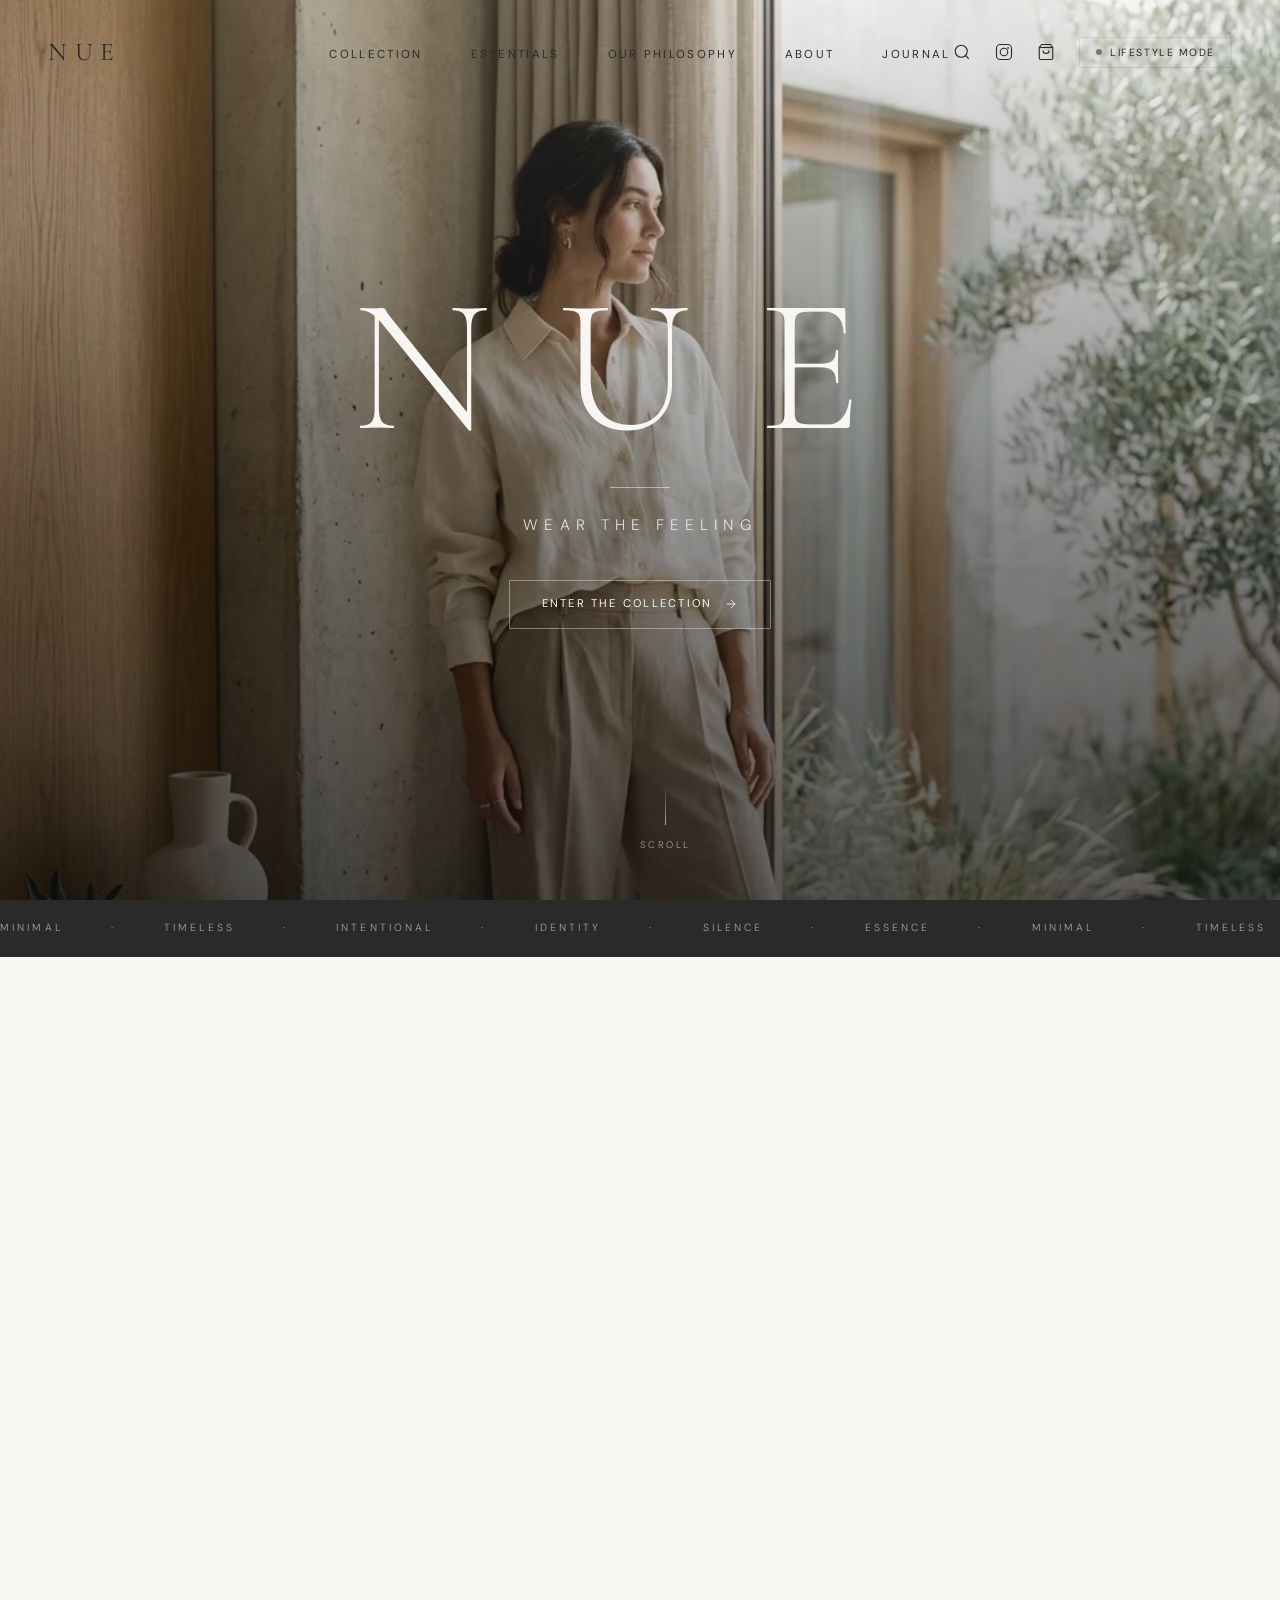
<file: index.html>
<!DOCTYPE html>
<html lang="en">

<head>
  <meta charset="UTF-8" />
  <meta name="viewport" content="width=device-width, initial-scale=1.0" />
  <meta name="description"
    content="NUE — Wear The Feeling. A quiet rebellion against fast fashion. Minimal. Timeless. Intentional." />
  <meta name="keywords"
    content="NUE, minimal fashion, timeless clothing, lifestyle brand, slow fashion, luxury minimal" />
  <meta property="og:title" content="NUE — Wear The Feeling" />
  <meta property="og:description" content="Step into the world of NUE. Clothes are temporary. Identity is not." />
  <title>NUE — Wear The Feeling</title>
  <script type="text/javascript" data-cmp-ab="1"
    src="https://cdn.consentmanager.net/delivery/autoblocking/f2fa615c62540.js"
    data-cmp-host="b.delivery.consentmanager.net" data-cmp-cdn="cdn.consentmanager.net" data-cmp-codesrc="16"></script>
  <link rel="preconnect" href="https://fonts.googleapis.com" />
  <link rel="preconnect" href="https://fonts.gstatic.com" crossorigin />
  <link
    href="https://fonts.googleapis.com/css2?family=Cormorant+Garamond:ital,wght@0,300;0,400;0,500;1,300;1,400&family=DM+Sans:wght@200;300;400;500&family=Playfair+Display:ital,wght@0,300;1,300&display=swap"
    rel="stylesheet" />
  <link rel="stylesheet" href="style.css" />
</head>

<body>

  <!-- ===================== CUSTOM CURSOR ===================== -->
  <div id="cursor" class="cursor"></div>
  <div id="cursor-follower" class="cursor-follower"></div>

  <!-- ===================== LOADER ===================== -->
  <div id="loader" class="loader">
    <div class="loader-line"></div>
    <div class="loader-brand">NUE</div>
    <div class="loader-tagline">Wear The Feeling</div>
  </div>

  <!-- ===================== NAVIGATION ===================== -->
  <nav id="nav" class="nav" role="navigation" aria-label="Main navigation">
    <div class="nav-logo"><a href="#hero" aria-label="NUE Home">NUE</a></div>
    <div class="nav-toggle" id="nav-toggle" aria-label="Toggle menu" aria-expanded="false" role="button" tabindex="0">
      <span></span><span></span>
    </div>
    <ul class="nav-links" role="list">
      <li><a href="#collection" class="nav-link" data-analytics-nav="Collection">Collection</a></li>
      <li><a href="#essentials" class="nav-link" data-analytics-nav="Essentials">Essentials</a></li>
      <li><a href="philosophy.html" class="nav-link" data-analytics-nav="Philosophy">Our Philosophy</a></li>
      <li><a href="#about" class="nav-link" data-analytics-nav="About">About</a></li>
      <li><a href="#journal" class="nav-link" data-analytics-nav="Journal">Journal</a></li>
    </ul>
    <div class="nav-actions">
      <button class="nav-icon-btn" id="search-btn" aria-label="Search">
        <svg width="18" height="18" viewBox="0 0 24 24" fill="none" stroke="currentColor" stroke-width="1.5">
          <circle cx="11" cy="11" r="8" />
          <path d="M21 21l-4.35-4.35" />
        </svg>
      </button>
      <a href="https://www.instagram.com/nue_clothing?utm_source=ig_web_button_share_sheet&igsh=ZDNlZDc0MzIxNw=="
        target="_blank" rel="noopener noreferrer" class="nav-icon-btn" id="instagram-link"
        aria-label="Follow NUE on Instagram">
        <svg width="18" height="18" viewBox="0 0 24 24" fill="none" stroke="currentColor" stroke-width="1.5"
          stroke-linecap="round" stroke-linejoin="round">
          <rect x="2" y="2" width="20" height="20" rx="5" ry="5" />
          <circle cx="12" cy="12" r="5" />
          <circle cx="17.5" cy="6.5" r="1.2" fill="currentColor" stroke="none" />
        </svg>
      </a>
      <button class="nav-icon-btn" id="cart-btn" aria-label="Cart" style="position:relative;">
        <svg width="18" height="18" viewBox="0 0 24 24" fill="none" stroke="currentColor" stroke-width="1.5">
          <path d="M6 2L3 6v14a2 2 0 0 0 2 2h14a2 2 0 0 0 2-2V6l-3-4z" />
          <line x1="3" y1="6" x2="21" y2="6" />
          <path d="M16 10a4 4 0 0 1-8 0" />
        </svg>
        <span id="cart-count" class="cart-count">0</span>
      </button>
      <button class="lifestyle-mode-btn" id="lifestyle-toggle" aria-label="Toggle Lifestyle Mode">
        <span class="lifestyle-dot"></span> Lifestyle Mode
      </button>
    </div>
  </nav>

  <!-- ===================== MOBILE MENU ===================== -->
  <div class="mobile-menu" id="mobile-menu" aria-hidden="true">
    <div class="mobile-menu-inner">
      <ul role="list">
        <li><a href="#collection" class="mobile-nav-link">Collection</a></li>
        <li><a href="#essentials" class="mobile-nav-link">Essentials</a></li>
        <li><a href="philosophy.html" class="mobile-nav-link">Our Philosophy</a></li>
        <li><a href="#about" class="mobile-nav-link">About</a></li>
        <li><a href="#journal" class="mobile-nav-link">Journal</a></li>
      </ul>
      <div class="mobile-menu-footer">
        <p>Live simply.<br />Wear intentionally.</p>
      </div>
    </div>
  </div>

  <!-- ===================== SEARCH OVERLAY ===================== -->
  <div class="search-overlay" id="search-overlay" aria-hidden="true">
    <button class="overlay-close" id="search-close" aria-label="Close search">✕</button>
    <div class="search-inner">
      <p class="search-label">What are you looking for?</p>
      <input type="text" id="search-input" class="search-input" placeholder="Type to search..."
        aria-label="Search products" />
      <div class="search-results" id="search-results"></div>
    </div>
  </div>

  <!-- ===================== CART SIDEBAR ===================== -->
  <div class="cart-sidebar" id="cart-sidebar" aria-hidden="true">
    <div class="cart-sidebar-inner">
      <div class="cart-header">
        <h2>Your Selection</h2>
        <button class="cart-close" id="cart-close" aria-label="Close cart">✕</button>
      </div>
      <div class="cart-items" id="cart-items">
        <div class="cart-empty">
          <p>Your selection is empty.</p>
          <span>Begin curating your personal archive.</span>
        </div>
      </div>
      <div class="cart-footer" id="cart-footer" style="display:none;">
        <div class="cart-total">
          <span>Total</span>
          <span id="cart-total-price">₹0</span>
        </div>
        <div class="cart-drawer-buttons">
          <a href="cart.html" class="btn-primary" id="view-cart-btn"
            style="text-align:center; display:block; padding: 1rem 0; letter-spacing: 0.2em; font-size: 0.72rem; text-transform: uppercase; color: var(--charcoal); border: 1px solid var(--charcoal); background: var(--ivory); margin-bottom: 0.5rem;">View
            Cart</a>
          <a href="checkout.html" class="btn-primary" id="checkout-btn"
            style="text-align:center; display:block; padding: 1rem 0; letter-spacing: 0.2em; font-size: 0.72rem; text-transform: uppercase; color: var(--ivory); background: var(--charcoal);">Proceed
            to Checkout</a>
        </div>
        <p class="cart-note">Free shipping on all orders. Complimentary gift wrap available.</p>
      </div>
    </div>
  </div>
  <div class="cart-overlay" id="cart-overlay"></div>

  <!-- ===================== HERO ===================== -->
  <section id="hero" class="hero" role="banner">
    <div class="hero-bg" id="hero-bg">
      <img src="assets/images/hero.webp" alt="NUE editorial hero" class="hero-img" loading="eager" />
      <div class="hero-overlay"></div>
    </div>
    <div class="hero-content" id="hero-content">
      <div class="hero-brand-mark" id="hero-brand">
        <h1>NUE</h1>
      </div>
      <div class="hero-divider"></div>
      <p class="hero-tagline" id="hero-tag">Wear The Feeling</p>
      <a href="#collection" class="hero-cta" id="hero-cta" data-analytics="hero_cta" aria-label="Enter the collection">
        <span>Enter the Collection</span>
        <svg width="14" height="14" viewBox="0 0 24 24" fill="none" stroke="currentColor" stroke-width="1.5">
          <line x1="5" y1="12" x2="19" y2="12" />
          <polyline points="12 5 19 12 12 19" />
        </svg>
      </a>
    </div>
    <div class="hero-scroll-indicator" aria-hidden="true">
      <div class="scroll-line"></div>
      <span>Scroll</span>
    </div>
  </section>

  <!-- ===================== MARQUEE ===================== -->
  <div class="marquee-section" aria-hidden="true">
    <div class="marquee-track">
      <div class="marquee-inner">
        <span>Minimal</span><span>·</span>
        <span>Timeless</span><span>·</span>
        <span>Intentional</span><span>·</span>
        <span>Identity</span><span>·</span>
        <span>Silence</span><span>·</span>
        <span>Essence</span><span>·</span>
        <span>Minimal</span><span>·</span>
        <span>Timeless</span><span>·</span>
        <span>Intentional</span><span>·</span>
        <span>Identity</span><span>·</span>
        <span>Silence</span><span>·</span>
        <span>Essence</span><span>·</span>
      </div>
    </div>
  </div>

  <!-- ===================== COLLECTION ===================== -->
  <section id="collection" class="collection-section" aria-labelledby="collection-heading">
    <div class="section-header reveal">
      <p class="section-label">The Collection</p>
      <h2 id="collection-heading" class="section-title">Shop NUE Collection<br />Men & Women</h2>
    </div>

    <div class="collection-nav reveal">
      <button class="col-nav-btn active" data-filter="all">All</button>
      <button class="col-nav-btn" data-filter="Dawn Collection">Dawn Collection</button>
      <button class="col-nav-btn" data-filter="Coastal Collection">Coastal Collection</button>
      <button class="col-nav-btn" data-filter="Forest Collection">Forest Collection</button>
      <button class="col-nav-btn" data-filter="Midnight Collection">Midnight Collection</button>
    </div>

    <div class="collection-grid">

      <article class="product-card reveal" data-id="1" data-name="The Essential Set" data-price="42000"
        data-category="Dawn Collection" data-analytics-product="1">
        <div class="product-image-wrap">
          <img src="assets/images/essential_set_new.png" alt="The Essential Set — NUE" class="product-img" loading="lazy" />
          <div class="product-overlay">
            <button class="quick-view-btn" data-id="1" aria-label="Quick View The Essential Set">Quick View</button>
            <a href="product.html?id=1" class="view-product-btn" aria-label="View The Essential Set Details">View Product</a>
          </div>
          <button class="wishlist-btn-card" data-id="1" aria-label="Add to wishlist" title="Add to wishlist">
            <svg width="16" height="16" viewBox="0 0 24 24" fill="none" stroke="currentColor" stroke-width="1.5">
              <path d="M20.84 4.61a5.5 5.5 0 0 0-7.78 0L12 5.67l-1.06-1.06a5.5 5.5 0 0 0-7.78 7.78l1.06 1.06L12 21.23l7.78-7.78 1.06-1.06a5.5 5.5 0 0 0 0-7.78z" />
            </svg>
          </button>
        </div>
        <div class="product-info">
          <span class="product-card-collection">Dawn Collection</span>
          <a href="product.html?id=1">
            <h3 class="product-name">The Essential Set</h3>
          </a>
          <p class="product-desc">A matching set of refined ease, cut from unbleached organic linen for natural texture.</p>
          <div class="product-footer">
            <span class="product-price">₹42,000</span>
            <button class="add-to-cart" data-id="1" data-name="The Essential Set" data-price="42000"
              aria-label="Add The Essential Set to cart">Add</button>
          </div>
        </div>
      </article>

      <article class="product-card reveal" data-id="2" data-name="The Coastal Trouser" data-price="28000"
        data-category="Coastal Collection" data-analytics-product="2">
        <div class="product-image-wrap">
          <img src="assets/images/yacht.webp" alt="The Coastal Trouser — NUE" class="product-img" loading="lazy" />
          <div class="product-overlay">
            <button class="quick-view-btn" data-id="2" aria-label="Quick View The Coastal Trouser">Quick View</button>
            <a href="product.html?id=2" class="view-product-btn" aria-label="View The Coastal Trouser Details">View Product</a>
          </div>
          <button class="wishlist-btn-card" data-id="2" aria-label="Add to wishlist" title="Add to wishlist">
            <svg width="16" height="16" viewBox="0 0 24 24" fill="none" stroke="currentColor" stroke-width="1.5">
              <path d="M20.84 4.61a5.5 5.5 0 0 0-7.78 0L12 5.67l-1.06-1.06a5.5 5.5 0 0 0-7.78 7.78l1.06 1.06L12 21.23l7.78-7.78 1.06-1.06a5.5 5.5 0 0 0 0-7.78z" />
            </svg>
          </button>
        </div>
        <div class="product-info">
          <span class="product-card-collection">Coastal Collection</span>
          <a href="product.html?id=2">
            <h3 class="product-name">The Coastal Trouser</h3>
          </a>
          <p class="product-desc">Tailored for leisure. A structured yet relaxed trouser cut from breathable linen for seaside afternoons.</p>
          <div class="product-footer">
            <span class="product-price">₹28,000</span>
            <button class="add-to-cart" data-id="2" data-name="The Coastal Trouser" data-price="28000"
              aria-label="Add The Coastal Trouser to cart">Add</button>
          </div>
        </div>
      </article>

      <article class="product-card reveal" data-id="3" data-name="The Olive Shirt" data-price="24500"
        data-category="Forest Collection" data-analytics-product="3">
        <div class="product-image-wrap">
          <img src="assets/images/forest.webp" alt="The Olive Shirt — NUE" class="product-img" loading="lazy" />
          <div class="product-overlay">
            <button class="quick-view-btn" data-id="3" aria-label="Quick View The Olive Shirt">Quick View</button>
            <a href="product.html?id=3" class="view-product-btn" aria-label="View The Olive Shirt Details">View Product</a>
          </div>
          <button class="wishlist-btn-card" data-id="3" aria-label="Add to wishlist" title="Add to wishlist">
            <svg width="16" height="16" viewBox="0 0 24 24" fill="none" stroke="currentColor" stroke-width="1.5">
              <path d="M20.84 4.61a5.5 5.5 0 0 0-7.78 0L12 5.67l-1.06-1.06a5.5 5.5 0 0 0-7.78 7.78l1.06 1.06L12 21.23l7.78-7.78 1.06-1.06a5.5 5.5 0 0 0 0-7.78z" />
            </svg>
          </button>
        </div>
        <div class="product-info">
          <span class="product-card-collection">Forest Collection</span>
          <a href="product.html?id=3">
            <h3 class="product-name">The Olive Shirt</h3>
          </a>
          <p class="product-desc">An earth-toned essential crafted in olive linen, featuring a relaxed drape and clean, minimal stitching.</p>
          <div class="product-footer">
            <span class="product-price">₹24,500</span>
            <button class="add-to-cart" data-id="3" data-name="The Olive Shirt" data-price="24500"
              aria-label="Add The Olive Shirt to cart">Add</button>
          </div>
        </div>
      </article>

      <article class="product-card reveal" data-id="4" data-name="The Linen Shirt" data-price="18000"
        data-category="Dawn Collection" data-analytics-product="4">
        <div class="product-image-wrap">
          <img src="assets/images/product4.webp" alt="The Linen Shirt — NUE" class="product-img" loading="lazy" />
          <div class="product-overlay">
            <button class="quick-view-btn" data-id="4" aria-label="Quick View The Linen Shirt">Quick View</button>
            <a href="product.html?id=4" class="view-product-btn" aria-label="View The Linen Shirt Details">View Product</a>
          </div>
          <button class="wishlist-btn-card" data-id="4" aria-label="Add to wishlist" title="Add to wishlist">
            <svg width="16" height="16" viewBox="0 0 24 24" fill="none" stroke="currentColor" stroke-width="1.5">
              <path d="M20.84 4.61a5.5 5.5 0 0 0-7.78 0L12 5.67l-1.06-1.06a5.5 5.5 0 0 0-7.78 7.78l1.06 1.06L12 21.23l7.78-7.78 1.06-1.06a5.5 5.5 0 0 0 0-7.78z" />
            </svg>
          </button>
        </div>
        <div class="product-info">
          <span class="product-card-collection">Dawn Collection</span>
          <a href="product.html?id=4">
            <h3 class="product-name">The Linen Shirt</h3>
          </a>
          <p class="product-desc">The cornerstone of a timeless wardrobe, cut from light ivory linen with a clean, classic collar.</p>
          <div class="product-footer">
            <span class="product-price">₹18,000</span>
            <button class="add-to-cart" data-id="4" data-name="The Linen Shirt" data-price="18000"
              aria-label="Add The Linen Shirt to cart">Add</button>
          </div>
        </div>
      </article>

      <article class="product-card reveal" data-id="5" data-name="The Dune Trench" data-price="56000"
        data-category="Forest Collection" data-analytics-product="5">
        <div class="product-image-wrap">
          <img src="assets/images/product5.webp" alt="The Dune Trench — NUE" class="product-img" loading="lazy" />
          <div class="product-overlay">
            <button class="quick-view-btn" data-id="5" aria-label="Quick View The Dune Trench">Quick View</button>
            <a href="product.html?id=5" class="view-product-btn" aria-label="View The Dune Trench Details">View Product</a>
          </div>
          <button class="wishlist-btn-card" data-id="5" aria-label="Add to wishlist" title="Add to wishlist">
            <svg width="16" height="16" viewBox="0 0 24 24" fill="none" stroke="currentColor" stroke-width="1.5">
              <path d="M20.84 4.61a5.5 5.5 0 0 0-7.78 0L12 5.67l-1.06-1.06a5.5 5.5 0 0 0-7.78 7.78l1.06 1.06L12 21.23l7.78-7.78 1.06-1.06a5.5 5.5 0 0 0 0-7.78z" />
            </svg>
          </button>
        </div>
        <div class="product-info">
          <span class="product-card-collection">Forest Collection</span>
          <a href="product.html?id=5">
            <h3 class="product-name">The Dune Trench</h3>
          </a>
          <p class="product-desc">An unstructured trench coat in heavyweight linen, featuring raw edges and a relaxed, draped silhouette.</p>
          <div class="product-footer">
            <span class="product-price">₹56,000</span>
            <button class="add-to-cart" data-id="5" data-name="The Dune Trench" data-price="56000"
              aria-label="Add The Dune Trench to cart">Add</button>
          </div>
        </div>
      </article>

      <article class="product-card reveal" data-id="6" data-name="The Linen Slip" data-price="22000"
        data-category="Dawn Collection" data-analytics-product="6">
        <div class="product-image-wrap">
          <img src="assets/images/product6.webp" alt="The Linen Slip — NUE" class="product-img" loading="lazy" />
          <div class="product-overlay">
            <button class="quick-view-btn" data-id="6" aria-label="Quick View The Linen Slip">Quick View</button>
            <a href="product.html?id=6" class="view-product-btn" aria-label="View The Linen Slip Details">View Product</a>
          </div>
          <button class="wishlist-btn-card" data-id="6" aria-label="Add to wishlist" title="Add to wishlist">
            <svg width="16" height="16" viewBox="0 0 24 24" fill="none" stroke="currentColor" stroke-width="1.5">
              <path d="M20.84 4.61a5.5 5.5 0 0 0-7.78 0L12 5.67l-1.06-1.06a5.5 5.5 0 0 0-7.78 7.78l1.06 1.06L12 21.23l7.78-7.78 1.06-1.06a5.5 5.5 0 0 0 0-7.78z" />
            </svg>
          </button>
        </div>
        <div class="product-info">
          <span class="product-card-collection">Dawn Collection</span>
          <a href="product.html?id=6">
            <h3 class="product-name">The Linen Slip</h3>
          </a>
          <p class="product-desc">A fluid silhouette bias-cut from soft, pre-washed linen. Effortless elegance for warm summer evenings.</p>
          <div class="product-footer">
            <span class="product-price">₹22,000</span>
            <button class="add-to-cart" data-id="6" data-name="The Linen Slip" data-price="22000"
              aria-label="Add The Linen Slip to cart">Add</button>
          </div>
        </div>
      </article>

      <article class="product-card reveal" data-id="7" data-name="The Resort Knit" data-price="32000"
        data-category="Coastal Collection" data-analytics-product="7">
        <div class="product-image-wrap">
          <img src="assets/images/product7.webp" alt="The Resort Knit — NUE" class="product-img" loading="lazy" />
          <div class="product-overlay">
            <button class="quick-view-btn" data-id="7" aria-label="Quick View The Resort Knit">Quick View</button>
            <a href="product.html?id=7" class="view-product-btn" aria-label="View The Resort Knit Details">View Product</a>
          </div>
          <button class="wishlist-btn-card" data-id="7" aria-label="Add to wishlist" title="Add to wishlist">
            <svg width="16" height="16" viewBox="0 0 24 24" fill="none" stroke="currentColor" stroke-width="1.5">
              <path d="M20.84 4.61a5.5 5.5 0 0 0-7.78 0L12 5.67l-1.06-1.06a5.5 5.5 0 0 0-7.78 7.78l1.06 1.06L12 21.23l7.78-7.78 1.06-1.06a5.5 5.5 0 0 0 0-7.78z" />
            </svg>
          </button>
        </div>
        <div class="product-info">
          <span class="product-card-collection">Coastal Collection</span>
          <a href="product.html?id=7">
            <h3 class="product-name">The Resort Knit</h3>
          </a>
          <p class="product-desc">A dry-hand open-knit polo crafted from an organic linen-cotton blend. Breathable texture for coastal breezes.</p>
          <div class="product-footer">
            <span class="product-price">₹32,000</span>
            <button class="add-to-cart" data-id="7" data-name="The Resort Knit" data-price="32000"
              aria-label="Add The Resort Knit to cart">Add</button>
          </div>
        </div>
      </article>

      <article class="product-card reveal" data-id="8" data-name="The Evening Blazer" data-price="48000"
        data-category="Midnight Collection" data-analytics-product="8">
        <div class="product-image-wrap">
          <img src="assets/images/product8.webp" alt="The Evening Blazer — NUE" class="product-img" loading="lazy" />
          <div class="product-overlay">
            <button class="quick-view-btn" data-id="8" aria-label="Quick View The Evening Blazer">Quick View</button>
            <a href="product.html?id=8" class="view-product-btn" aria-label="View The Evening Blazer Details">View Product</a>
          </div>
          <button class="wishlist-btn-card" data-id="8" aria-label="Add to wishlist" title="Add to wishlist">
            <svg width="16" height="16" viewBox="0 0 24 24" fill="none" stroke="currentColor" stroke-width="1.5">
              <path d="M20.84 4.61a5.5 5.5 0 0 0-7.78 0L12 5.67l-1.06-1.06a5.5 5.5 0 0 0-7.78 7.78l1.06 1.06L12 21.23l7.78-7.78 1.06-1.06a5.5 5.5 0 0 0 0-7.78z" />
            </svg>
          </button>
        </div>
        <div class="product-info">
          <span class="product-card-collection">Midnight Collection</span>
          <a href="product.html?id=8">
            <h3 class="product-name">The Evening Blazer</h3>
          </a>
          <p class="product-desc">A double-breasted relaxed blazer cut from a structured linen-wool blend, offering architectural drape.</p>
          <div class="product-footer">
            <span class="product-price">₹48,000</span>
            <button class="add-to-cart" data-id="8" data-name="The Evening Blazer" data-price="48000"
              aria-label="Add The Evening Blazer to cart">Add</button>
          </div>
        </div>
      </article>

      <article class="product-card reveal" data-id="9" data-name="The Studio Vest" data-price="19500"
        data-category="Forest Collection" data-analytics-product="9">
        <div class="product-image-wrap">
          <img src="assets/images/product9.webp" alt="The Studio Vest — NUE" class="product-img" loading="lazy" />
          <div class="product-overlay">
            <button class="quick-view-btn" data-id="9" aria-label="Quick View The Studio Vest">Quick View</button>
            <a href="product.html?id=9" class="view-product-btn" aria-label="View The Studio Vest Details">View Product</a>
          </div>
          <button class="wishlist-btn-card" data-id="9" aria-label="Add to wishlist" title="Add to wishlist">
            <svg width="16" height="16" viewBox="0 0 24 24" fill="none" stroke="currentColor" stroke-width="1.5">
              <path d="M20.84 4.61a5.5 5.5 0 0 0-7.78 0L12 5.67l-1.06-1.06a5.5 5.5 0 0 0-7.78 7.78l1.06 1.06L12 21.23l7.78-7.78 1.06-1.06a5.5 5.5 0 0 0 0-7.78z" />
            </svg>
          </button>
        </div>
        <div class="product-info">
          <span class="product-card-collection">Forest Collection</span>
          <a href="product.html?id=9">
            <h3 class="product-name">The Studio Vest</h3>
          </a>
          <p class="product-desc">A tailored linen vest with a clean, buttonless front and adjustable back tab. A minimalist layering piece.</p>
          <div class="product-footer">
            <span class="product-price">₹19,500</span>
            <button class="add-to-cart" data-id="9" data-name="The Studio Vest" data-price="19500"
              aria-label="Add The Studio Vest to cart">Add</button>
          </div>
        </div>
      </article>

      <article class="product-card reveal" data-id="10" data-name="The Silk Linen Trouser" data-price="34000"
        data-category="Midnight Collection" data-analytics-product="10">
        <div class="product-image-wrap">
          <img src="assets/images/product10.webp" alt="The Silk Linen Trouser — NUE" class="product-img" loading="lazy" />
          <div class="product-overlay">
            <button class="quick-view-btn" data-id="10" aria-label="Quick View The Silk Linen Trouser">Quick View</button>
            <a href="product.html?id=10" class="view-product-btn" aria-label="View The Silk Linen Trouser Details">View Product</a>
          </div>
          <button class="wishlist-btn-card" data-id="10" aria-label="Add to wishlist" title="Add to wishlist">
            <svg width="16" height="16" viewBox="0 0 24 24" fill="none" stroke="currentColor" stroke-width="1.5">
              <path d="M20.84 4.61a5.5 5.5 0 0 0-7.78 0L12 5.67l-1.06-1.06a5.5 5.5 0 0 0-7.78 7.78l1.06 1.06L12 21.23l7.78-7.78 1.06-1.06a5.5 5.5 0 0 0 0-7.78z" />
            </svg>
          </button>
        </div>
        <div class="product-info">
          <span class="product-card-collection">Midnight Collection</span>
          <a href="product.html?id=10">
            <h3 class="product-name">The Silk Linen Trouser</h3>
          </a>
          <p class="product-desc">A wide-leg trouser cut from a premium silk-linen blend, highlighting structural pleats and fluid movement.</p>
          <div class="product-footer">
            <span class="product-price">₹34,000</span>
            <button class="add-to-cart" data-id="10" data-name="The Silk Linen Trouser" data-price="34000"
              aria-label="Add The Silk Linen Trouser to cart">Add</button>
          </div>
        </div>
      </article>

      <article class="product-card reveal" data-id="11" data-name="The Modern Trench" data-price="46000"
        data-category="Midnight Collection" data-analytics-product="11">
        <div class="product-image-wrap">
          <img src="assets/images/mens_trench.png" alt="The Modern Trench — NUE" class="product-img" loading="lazy" />
          <div class="product-overlay">
            <button class="quick-view-btn" data-id="11" aria-label="Quick View The Modern Trench">Quick View</button>
            <a href="product.html?id=11" class="view-product-btn" aria-label="View The Modern Trench Details">View Product</a>
          </div>
          <button class="wishlist-btn-card" data-id="11" aria-label="Add to wishlist" title="Add to wishlist">
            <svg width="16" height="16" viewBox="0 0 24 24" fill="none" stroke="currentColor" stroke-width="1.5">
              <path d="M20.84 4.61a5.5 5.5 0 0 0-7.78 0L12 5.67l-1.06-1.06a5.5 5.5 0 0 0-7.78 7.78l1.06 1.06L12 21.23l7.78-7.78 1.06-1.06a5.5 5.5 0 0 0 0-7.78z" />
            </svg>
          </button>
        </div>
        <div class="product-info">
          <span class="product-card-collection">Midnight Collection</span>
          <a href="product.html?id=11">
            <h3 class="product-name">The Modern Trench</h3>
          </a>
          <p class="product-desc">A clean, overcoat silhouette tailored from raw linen, featuring structural seam detailing and raw elegance.</p>
          <div class="product-footer">
            <span class="product-price">₹46,000</span>
            <button class="add-to-cart" data-id="11" data-name="The Modern Trench" data-price="46000"
              aria-label="Add The Modern Trench to cart">Add</button>
          </div>
        </div>
      </article>

      <article class="product-card reveal" data-id="12" data-name="The Ivory Resort Shirt" data-price="19000"
        data-category="Coastal Collection" data-analytics-product="12">
        <div class="product-image-wrap">
          <img src="assets/images/10-Best-White-Outfits-For-Men-in-2022-930x620.jpg.webp" alt="The Ivory Resort Shirt — NUE" class="product-img" loading="lazy" />
          <div class="product-overlay">
            <button class="quick-view-btn" data-id="12" aria-label="Quick View The Ivory Resort Shirt">Quick View</button>
            <a href="product.html?id=12" class="view-product-btn" aria-label="View The Ivory Resort Shirt Details">View Product</a>
          </div>
          <button class="wishlist-btn-card" data-id="12" aria-label="Add to wishlist" title="Add to wishlist">
            <svg width="16" height="16" viewBox="0 0 24 24" fill="none" stroke="currentColor" stroke-width="1.5">
              <path d="M20.84 4.61a5.5 5.5 0 0 0-7.78 0L12 5.67l-1.06-1.06a5.5 5.5 0 0 0-7.78 7.78l1.06 1.06L12 21.23l7.78-7.78 1.06-1.06a5.5 5.5 0 0 0 0-7.78z" />
            </svg>
          </button>
        </div>
        <div class="product-info">
          <span class="product-card-collection">Coastal Collection</span>
          <a href="product.html?id=12">
            <h3 class="product-name">The Ivory Resort Shirt</h3>
          </a>
          <p class="product-desc">Designed for optimal seasonal breathability. A premium loose-draping linen shirt with a modern cuban collar.</p>
          <div class="product-footer">
            <span class="product-price">₹19,000</span>
            <button class="add-to-cart" data-id="12" data-name="The Ivory Resort Shirt" data-price="19000"
              aria-label="Add The Ivory Resort Shirt to cart">Add</button>
          </div>
        </div>
      </article>

      <article class="product-card reveal" data-id="13" data-name="The Classic Knit Polo" data-price="22500"
        data-category="Coastal Collection" data-analytics-product="13">
        <div class="product-image-wrap">
          <img src="assets/images/James-perce.jpg.webp" alt="The Classic Knit Polo — NUE" class="product-img" loading="lazy" />
          <div class="product-overlay">
            <button class="quick-view-btn" data-id="13" aria-label="Quick View The Classic Knit Polo">Quick View</button>
            <a href="product.html?id=13" class="view-product-btn" aria-label="View The Classic Knit Polo Details">View Product</a>
          </div>
          <button class="wishlist-btn-card" data-id="13" aria-label="Add to wishlist" title="Add to wishlist">
            <svg width="16" height="16" viewBox="0 0 24 24" fill="none" stroke="currentColor" stroke-width="1.5">
              <path d="M20.84 4.61a5.5 5.5 0 0 0-7.78 0L12 5.67l-1.06-1.06a5.5 5.5 0 0 0-7.78 7.78l1.06 1.06L12 21.23l7.78-7.78 1.06-1.06a5.5 5.5 0 0 0 0-7.78z" />
            </svg>
          </button>
        </div>
        <div class="product-info">
          <span class="product-card-collection">Coastal Collection</span>
          <a href="product.html?id=13">
            <h3 class="product-name">The Classic Knit Polo</h3>
          </a>
          <p class="product-desc">A lightweight and dry-textured cotton-linen knit polo in neutral slate, designed with a clean placket.</p>
          <div class="product-footer">
            <span class="product-price">₹22,500</span>
            <button class="add-to-cart" data-id="13" data-name="The Classic Knit Polo" data-price="22500"
              aria-label="Add The Classic Knit Polo to cart">Add</button>
          </div>
        </div>
      </article>

      <article class="product-card reveal" data-id="14" data-name="The Linen Wrap Dress" data-price="31000"
        data-category="Midnight Collection" data-analytics-product="14">
        <div class="product-image-wrap">
          <img src="assets/images/womens_wrap_dress.png" alt="The Linen Wrap Dress — NUE" class="product-img" loading="lazy" />
          <div class="product-overlay">
            <button class="quick-view-btn" data-id="14" aria-label="Quick View The Linen Wrap Dress">Quick View</button>
            <a href="product.html?id=14" class="view-product-btn" aria-label="View The Linen Wrap Dress Details">View Product</a>
          </div>
          <button class="wishlist-btn-card" data-id="14" aria-label="Add to wishlist" title="Add to wishlist">
            <svg width="16" height="16" viewBox="0 0 24 24" fill="none" stroke="currentColor" stroke-width="1.5">
              <path d="M20.84 4.61a5.5 5.5 0 0 0-7.78 0L12 5.67l-1.06-1.06a5.5 5.5 0 0 0-7.78 7.78l1.06 1.06L12 21.23l7.78-7.78 1.06-1.06a5.5 5.5 0 0 0 0-7.78z" />
            </svg>
          </button>
        </div>
        <div class="product-info">
          <span class="product-card-collection">Midnight Collection</span>
          <a href="product.html?id=14">
            <h3 class="product-name">The Linen Wrap Dress</h3>
          </a>
          <p class="product-desc">A beautiful wrapped silhouette in structured flax linen, designed to drape naturally around the body.</p>
          <div class="product-footer">
            <span class="product-price">₹31,000</span>
            <button class="add-to-cart" data-id="14" data-name="The Linen Wrap Dress" data-price="31000"
              aria-label="Add The Linen Wrap Dress to cart">Add</button>
          </div>
        </div>
      </article>

      <article class="product-card reveal" data-id="15" data-name="The Summer Camisole" data-price="14500"
        data-category="Dawn Collection" data-analytics-product="15">
        <div class="product-image-wrap">
          <img src="assets/images/womens_camisole.png" alt="The Summer Camisole — NUE" class="product-img" loading="lazy" />
          <div class="product-overlay">
            <button class="quick-view-btn" data-id="15" aria-label="Quick View The Summer Camisole">Quick View</button>
            <a href="product.html?id=15" class="view-product-btn" aria-label="View The Summer Camisole Details">View Product</a>
          </div>
          <button class="wishlist-btn-card" data-id="15" aria-label="Add to wishlist" title="Add to wishlist">
            <svg width="16" height="16" viewBox="0 0 24 24" fill="none" stroke="currentColor" stroke-width="1.5">
              <path d="M20.84 4.61a5.5 5.5 0 0 0-7.78 0L12 5.67l-1.06-1.06a5.5 5.5 0 0 0-7.78 7.78l1.06 1.06L12 21.23l7.78-7.78 1.06-1.06a5.5 5.5 0 0 0 0-7.78z" />
            </svg>
          </button>
        </div>
        <div class="product-info">
          <span class="product-card-collection">Dawn Collection</span>
          <a href="product.html?id=15">
            <h3 class="product-name">The Summer Camisole</h3>
          </a>
          <p class="product-desc">A delicate, fluid bias-cut top in soft cream linen, highlighting a low cowl back.</p>
          <div class="product-footer">
            <span class="product-price">₹14,500</span>
            <button class="add-to-cart" data-id="15" data-name="The Summer Camisole" data-price="14500"
              aria-label="Add The Summer Camisole to cart">Add</button>
          </div>
        </div>
      </article>

      <article class="product-card reveal" data-id="16" data-name="The Organic Tee" data-price="9500"
        data-category="Dawn Collection" data-analytics-product="16">
        <div class="product-image-wrap">
          <img src="assets/images/essential_tee.png" alt="The Organic Tee — NUE" class="product-img" loading="lazy" />
          <div class="product-overlay">
            <button class="quick-view-btn" data-id="16" aria-label="Quick View The Organic Tee">Quick View</button>
            <a href="product.html?id=16" class="view-product-btn" aria-label="View The Organic Tee Details">View Product</a>
          </div>
          <button class="wishlist-btn-card" data-id="16" aria-label="Add to wishlist" title="Add to wishlist">
            <svg width="16" height="16" viewBox="0 0 24 24" fill="none" stroke="currentColor" stroke-width="1.5">
              <path d="M20.84 4.61a5.5 5.5 0 0 0-7.78 0L12 5.67l-1.06-1.06a5.5 5.5 0 0 0-7.78 7.78l1.06 1.06L12 21.23l7.78-7.78 1.06-1.06a5.5 5.5 0 0 0 0-7.78z" />
            </svg>
          </button>
        </div>
        <div class="product-info">
          <span class="product-card-collection">Dawn Collection</span>
          <a href="product.html?id=16">
            <h3 class="product-name">The Organic Tee</h3>
          </a>
          <p class="product-desc">A heavyweight organic cotton tee, cut with a relaxed shoulder and dense, dry texture.</p>
          <div class="product-footer">
            <span class="product-price">₹9,500</span>
            <button class="add-to-cart" data-id="16" data-name="The Organic Tee" data-price="9500"
              aria-label="Add The Organic Tee to cart">Add</button>
          </div>
        </div>
      </article>

      <article class="product-card reveal" data-id="17" data-name="The Linen Scarf" data-price="11000"
        data-category="Forest Collection" data-analytics-product="17">
        <div class="product-image-wrap">
          <img src="assets/images/about.webp" alt="The Linen Scarf — NUE" class="product-img" loading="lazy" />
          <div class="product-overlay">
            <button class="quick-view-btn" data-id="17" aria-label="Quick View The Linen Scarf">Quick View</button>
            <a href="product.html?id=17" class="view-product-btn" aria-label="View The Linen Scarf Details">View Product</a>
          </div>
          <button class="wishlist-btn-card" data-id="17" aria-label="Add to wishlist" title="Add to wishlist">
            <svg width="16" height="16" viewBox="0 0 24 24" fill="none" stroke="currentColor" stroke-width="1.5">
              <path d="M20.84 4.61a5.5 5.5 0 0 0-7.78 0L12 5.67l-1.06-1.06a5.5 5.5 0 0 0-7.78 7.78l1.06 1.06L12 21.23l7.78-7.78 1.06-1.06a5.5 5.5 0 0 0 0-7.78z" />
            </svg>
          </button>
        </div>
        <div class="product-info">
          <span class="product-card-collection">Forest Collection</span>
          <a href="product.html?id=17">
            <h3 class="product-name">The Linen Scarf</h3>
          </a>
          <p class="product-desc">A soft, open-weave raw linen scarf finished with clean eyelash fringe, perfect for layering.</p>
          <div class="product-footer">
            <span class="product-price">₹11,000</span>
            <button class="add-to-cart" data-id="17" data-name="The Linen Scarf" data-price="11000"
              aria-label="Add The Linen Scarf to cart">Add</button>
          </div>
        </div>
      </article>

    </div>
  </section>

  <!-- ===================== STATEMENT ===================== -->
  <section class="statement-section" aria-labelledby="statement-text">
    <div class="statement-container">
      <p class="statement-word reveal-word" id="statement-text">Clothes</p>
      <p class="statement-word reveal-word">are</p>
      <p class="statement-word statement-word--italic reveal-word">temporary.</p>
      <p class="statement-word reveal-word">Identity</p>
      <p class="statement-word reveal-word">is</p>
      <p class="statement-word statement-word--italic reveal-word">not.</p>
    </div>
  </section>

  <!-- ===================== ESSENTIALS ===================== -->
  <section id="essentials" class="essentials-section" aria-labelledby="essentials-heading">
    <div class="section-header reveal">
      <p class="section-label">Signature</p>
      <h2 id="essentials-heading" class="section-title">The Essentials.</h2>
      <p class="section-subtitle">Each piece. A decision. Not a trend.</p>
    </div>
    <div class="essentials-showcase">
      <div class="essential-item reveal" id="e1">
        <div class="essential-card" data-tilt>
          <div class="essential-img-wrap">
            <img src="assets/images/essential_set_new.png" alt="The Essential Set essential" loading="lazy" />
            <div class="essential-spotlight"></div>
          </div>
          <div class="essential-label">
            <span class="essential-num">001</span>
            <span class="essential-name">The Essential Set</span>
          </div>
        </div>
      </div>
      <div class="essential-item reveal" id="e2">
        <div class="essential-card" data-tilt>
          <div class="essential-img-wrap">
            <img src="assets/images/forest.webp" alt="The Olive Shirt essential" loading="lazy" />
            <div class="essential-spotlight"></div>
          </div>
          <div class="essential-label">
            <span class="essential-num">002</span>
            <span class="essential-name">The Olive Shirt</span>
          </div>
        </div>
      </div>
      <div class="essential-item reveal" id="e3">
        <div class="essential-card" data-tilt>
          <div class="essential-img-wrap">
            <img src="assets/images/product4.webp" alt="Linen Shirt essential" loading="lazy" />
            <div class="essential-spotlight"></div>
          </div>
          <div class="essential-label">
            <span class="essential-num">003</span>
            <span class="essential-name">The Linen Shirt</span>
          </div>
        </div>
      </div>
    </div>
  </section>

  <!-- ===================== LIFESTYLE ===================== -->
  <section class="lifestyle-section" aria-labelledby="lifestyle-heading">
    <div class="lifestyle-header reveal">
      <p class="section-label">Living</p>
      <h2 id="lifestyle-heading" class="lifestyle-title">Not a trend.<br /><em>A way of living.</em></h2>
    </div>
    <div class="lifestyle-grid">
      <div class="lifestyle-block lifestyle-block--tall reveal">
        <img src="assets/images/night_collage.webp" alt="NUE night luxury campaign" loading="lazy" />
        <div class="lifestyle-caption">
          <span>Night falls. Elegance remains.</span>
        </div>
      </div>
      <div class="lifestyle-block reveal">
        <img src="assets/images/about.webp" alt="Quiet space editorial" loading="lazy" />
        <div class="lifestyle-caption">
          <span>Empty rooms.<br />Full presence.</span>
        </div>
      </div>
      <div class="lifestyle-block lifestyle-block--wide reveal">
        <img src="assets/images/journal.webp" alt="Creative workspace" loading="lazy" />
        <div class="lifestyle-caption">
          <span>The art of noticing.</span>
        </div>
      </div>
    </div>
    <div class="lifestyle-statement reveal">
      <blockquote>
        "Buy less. Choose well. Make it last."
        <footer>— The NUE Principle</footer>
      </blockquote>
    </div>
  </section>

  <!-- ===================== UGC SECTION ===================== -->
  <section class="ugc-section reveal" aria-labelledby="ugc-heading">
    <div class="section-header reveal">
      <p class="section-label">#WearTheFeeling</p>
      <h2 id="ugc-heading" class="section-title">Wear The Feeling</h2>
    </div>
    
    <div class="ugc-container">
      <div class="ugc-stories">
        <h3 class="ugc-sub-title">Customer Stories</h3>
        <div class="ugc-story-card">
          <p class="ugc-quote">"The unbleached linen feels like a second skin. Wearing NUE isn't about being noticed—it's about feeling completely at ease with oneself."</p>
          <span class="ugc-author">— Eleanor R., London</span>
        </div>
        <div class="ugc-story-card">
          <p class="ugc-quote">"In a wardrobe of over a hundred pieces, I found myself wearing these five. The simplicity is addictive. It has transformed my mornings."</p>
          <span class="ugc-author">— Marcus K., Tokyo</span>
        </div>
      </div>
      
      <div class="ugc-journal">
        <h3 class="ugc-sub-title">Style Journal</h3>
        <div class="ugc-journal-card">
          <span class="ugc-journal-date">06.18.26</span>
          <h4 class="ugc-journal-title">The Weight of Flax</h4>
          <p class="ugc-journal-text">Notes on selecting raw Belgian flax. The transition from heavy weave to soft texture through wind and wear. Let your garments grow with you.</p>
        </div>
        <div class="ugc-journal-card">
          <span class="ugc-journal-date">05.30.26</span>
          <h4 class="ugc-journal-title">A Silent Wardrobe</h4>
          <p class="ugc-journal-text">Eliminating the branding. Why we believe details belong strictly to the wearer. The silence of identity.</p>
        </div>
      </div>
    </div>

    <div class="ugc-community">
      <h3 class="ugc-sub-title text-center">Community Showcase</h3>
      <div class="ugc-grid">
        <div class="ugc-grid-item">
          <img src="assets/images/lifestyle.webp" alt="Eleanor wearing the Linen Slip in London" loading="lazy" />
          <div class="ugc-grid-caption"><span>Eleanor R. / London</span></div>
        </div>
        <div class="ugc-grid-item">
          <img src="assets/images/about.webp" alt="Marcus wearing the Essential Set in Tokyo" loading="lazy" />
          <div class="ugc-grid-caption"><span>Marcus K. / Tokyo</span></div>
        </div>
        <div class="ugc-grid-item">
          <img src="assets/images/journal.webp" alt="Clara wearing the resort knit in Milan" loading="lazy" />
          <div class="ugc-grid-caption"><span>Clara M. / Milan</span></div>
        </div>
        <div class="ugc-grid-item">
          <img src="assets/images/night_collage.webp" alt="David wearing the Evening Blazer in New York" loading="lazy" />
          <div class="ugc-grid-caption"><span>David S. / New York</span></div>
        </div>
      </div>
    </div>
  </section>


  <!-- ===================== JOURNAL ===================== -->
  <section id="journal" class="journal-section" aria-labelledby="journal-heading">
    <div class="section-header reveal">
      <p class="section-label">Journal</p>
      <h2 id="journal-heading" class="section-title">Ideas worth keeping.</h2>
    </div>
    <div class="journal-grid">
      <article class="journal-card reveal">
        <div class="journal-img-wrap">
          <img src="assets/images/journal.webp" alt="The Art of Minimal Living" loading="lazy" />
        </div>
        <div class="journal-content">
          <p class="journal-date">June 2026</p>
          <h3 class="journal-title">The Art of Minimal Living</h3>
          <p class="journal-excerpt">On reducing the noise — in wardrobes, spaces, and lives. Why subtraction is the
            most radical act.</p>
          <a href="#" class="journal-link" aria-label="Read The Art of Minimal Living">Read More</a>
        </div>
      </article>
      <article class="journal-card reveal">
        <div class="journal-img-wrap">
          <img src="assets/images/about.webp" alt="Why Less Lasts Longer" loading="lazy" />
        </div>
        <div class="journal-content">
          <p class="journal-date">May 2026</p>
          <h3 class="journal-title">Why Less Lasts Longer</h3>
          <p class="journal-excerpt">The paradox of the minimal wardrobe: fewer pieces, more possibilities. An
            exploration of quality over quantity.</p>
          <a href="#" class="journal-link" aria-label="Read Why Less Lasts Longer">Read More</a>
        </div>
      </article>
      <article class="journal-card reveal">
        <div class="journal-img-wrap">
          <img src="assets/images/lifestyle.webp" alt="Building a Timeless Wardrobe" loading="lazy" />
        </div>
        <div class="journal-content">
          <p class="journal-date">April 2026</p>
          <h3 class="journal-title">Building a Timeless Wardrobe</h3>
          <p class="journal-excerpt">Not a capsule. Not a trend. A personal archive built one intentional piece at a
            time.</p>
          <a href="#" class="journal-link" aria-label="Read Building a Timeless Wardrobe">Read More</a>
        </div>
      </article>
    </div>
  </section>

  <!-- ===================== SOCIAL WALL ===================== -->
  <section class="social-section" aria-labelledby="social-heading">
    <div class="social-header reveal">
      <p class="section-label">Community</p>
      <h2 id="social-heading" class="section-title">The World of NUE.</h2>
    </div>
    <div class="social-wall" aria-hidden="true">
      <div class="social-wall-track" id="social-track">
        <div class="social-item"><img src="assets/images/lifestyle.webp" alt="" />
          <div class="social-overlay"><span>@nueliving</span></div>
        </div>
        <div class="social-item"><img src="assets/images/forest.webp" alt="" />
          <div class="social-overlay"><span>@nuestyle</span></div>
        </div>
        <div class="social-item"><img src="assets/images/about.webp" alt="" />
          <div class="social-overlay"><span>@nueminimal</span></div>
        </div>
        <div class="social-item"><img src="assets/images/journal.webp" alt="" />
          <div class="social-overlay"><span>@nuemoment</span></div>
        </div>
        <div class="social-item"><img src="assets/images/product1.webp" alt="" />
          <div class="social-overlay"><span>@nuewardrobe</span></div>
        </div>
        <div class="social-item"><img src="assets/images/product4.webp" alt="" />
          <div class="social-overlay"><span>@nuelife</span></div>
        </div>
        <div class="social-item"><img src="assets/images/lifestyle.webp" alt="" />
          <div class="social-overlay"><span>@nueliving</span></div>
        </div>
        <div class="social-item"><img src="assets/images/product2.webp" alt="" />
          <div class="social-overlay"><span>@nueedits</span></div>
        </div>
      </div>
    </div>
  </section>

  <!-- ===================== ABOUT ===================== -->
  <section id="about" class="about-section reveal" aria-labelledby="about-heading">
    <div class="about-container">
      <div class="about-editorial-grid">
        <div class="about-text-column">
          <h2 id="about-heading" class="sr-only">About NUE</h2>
          <div class="manifesto-wrap">
            <div class="manifesto-line-container">
              <span class="manifesto-line">We don't sell clothes.</span>
            </div>
            <div class="manifesto-line-container">
              <span class="manifesto-line">We curate a way of living.</span>
            </div>
          </div>
          <p class="about-editorial-paragraph">
            NUE is built for those who choose quality over quantity, timelessness over trends, and identity over noise.
          </p>
        </div>
        <div class="about-image-column">
          <div class="about-image-inner">
            <img src="assets/images/about_lifestyle.webp" alt="NUE slow living minimal interior"
              class="about-editorial-img" loading="lazy" />
          </div>
        </div>
      </div>
    </div>
  </section>

  <!-- ===================== SEO CONTENT ===================== -->
  <section class="seo-content-section reveal" aria-label="NUE Slow Fashion Principles">
    <div class="seo-container">
      <div class="seo-grid">
        <div class="seo-block">
          <h3 class="seo-title">The Philosophy of Quiet Luxury Fashion</h3>
          <p class="seo-text">
            NUE represents a quiet rebellion against temporary trends. We create high-quality <strong>minimal clothing</strong> designed for those who appreciate restraint, physical ease, and tactile beauty. Our mission is to provide an alternative to the noise of modern mass production, centering our aesthetic around clean lines, unstructured silhouettes, and premium fabrications that grow with the wearer.
          </p>
        </div>
        <div class="seo-block">
          <h3 class="seo-title">Premium Linen Clothing &amp; Slow Fashion</h3>
          <p class="seo-text">
            Every garment in our archive is crafted from carefully sourced natural fibers, specializing in <strong>premium linen clothing</strong>, organic cotton, and raw silk blends. As advocates of <strong>slow fashion</strong>, we prioritize local, small-batch manufacturing and unbleached, undyed materials. Each piece is a conscious decision to respect the environment and the crafts behind modern garment construction.
          </p>
        </div>
        <div class="seo-block">
          <h3 class="seo-title">Timeless Wardrobe Essentials</h3>
          <p class="seo-text">
            Rather than designing for seasons, we focus on curating <strong>timeless wardrobe essentials</strong> that form a permanent personal archive. By investing in garments that transcend annual style cycles and develop character over years of wear, we invite you to buy less, choose well, and wear intentionally. Clothes are temporary. Identity is not.
          </p>
        </div>
      </div>
    </div>
  </section>


  <!-- ===================== FOOTER ===================== -->
  <footer class="footer" role="contentinfo" id="footer">
    <div class="footer-container">
      <div class="footer-brand-column">
        <div class="footer-logo" data-analytics-footer="logo">NUE</div>
        <div class="footer-statement-block">
          <p class="footer-statement-line">Live simply.</p>
          <p class="footer-statement-line">Wear intentionally.</p>
        </div>
      </div>
      <div class="footer-journal-column">
        <h3 class="footer-journal-title">Join the Journal.</h3>
        <form class="footer-newsletter-form" id="newsletter-form" novalidate data-analytics="newsletter_signup">
          <div class="footer-input-wrap">
            <input type="email" class="footer-newsletter-input" id="newsletter-email" placeholder="Your email address"
              aria-label="Email address" required />
            <button type="submit" class="footer-newsletter-submit" aria-label="Subscribe to journal">
              <svg width="14" height="14" viewBox="0 0 24 24" fill="none" stroke="currentColor" stroke-width="1.5">
                <line x1="5" y1="12" x2="19" y2="12" />
                <polyline points="12 5 19 12 12 19" />
              </svg>
            </button>
          </div>
        </form>
        <p class="footer-newsletter-note">We write rarely. Only when it matters.</p>
      </div>
    </div>
    <div class="footer-bottom-bar">
      <nav class="footer-links" aria-label="Footer links navigation">
        <a href="#collection" class="footer-link" data-analytics-footer="Collection">Collection</a>
        <a href="#essentials" class="footer-link" data-analytics-footer="Essentials">Essentials</a>
        <a href="philosophy.html" class="footer-link" data-analytics-footer="Philosophy">Our Philosophy</a>
        <a href="#about" class="footer-link" data-analytics-footer="About">About</a>
        <a href="#journal" class="footer-link" data-analytics-footer="Journal">Journal</a>
      </nav>
      <div class="footer-social-links">
        <span class="footer-social-label">Follow NUE:</span>
        <a href="https://www.instagram.com/nue_clothing?utm_source=ig_web_button_share_sheet&igsh=ZDNlZDc0MzIxNw==" target="_blank" rel="noopener noreferrer" class="footer-social-link" data-analytics-footer="Instagram">Instagram</a>
        <a href="https://linkedin.com" target="_blank" rel="noopener noreferrer" class="footer-social-link" data-analytics-footer="LinkedIn">LinkedIn</a>
        <a href="#" class="footer-social-link" data-analytics-footer="Pinterest">Pinterest</a>
      </div>
      <div class="footer-copyright">
        <p>© 2026 NUE. All rights reserved.</p>
      </div>
    </div>
  </footer>


  <!-- ===================== QUICK VIEW MODAL ===================== -->
  <div class="quickview-modal" id="quickview-modal" role="dialog" aria-modal="true" aria-label="Product quick view"
    aria-hidden="true">
    <button class="modal-close" id="modal-close" aria-label="Close product view">✕</button>
    <div class="quickview-inner">
      <div class="quickview-gallery" id="qv-gallery"></div>
      <div class="quickview-details" id="qv-details"></div>
    </div>
  </div>
  <div class="modal-overlay" id="modal-overlay"></div>

  <!-- ===================== LIFESTYLE MODE OVERLAY ===================== -->
  <div class="lifestyle-mode-overlay" id="lifestyle-mode" aria-hidden="true">
    <div class="lm-close-area">
      <button class="lm-exit" id="lm-exit" aria-label="Exit lifestyle mode">Exit Experience</button>
    </div>
    <div class="lm-slide active" id="lm-s1">
      <img src="assets/images/lifestyle.webp" alt="Morning ritual" />
      <div class="lm-text">
        <p>Morning.</p>
        <span>The ritual before the world begins.</span>
      </div>
    </div>
    <div class="lm-slide" id="lm-s2">
      <img src="assets/images/about.webp" alt="Quiet moment" />
      <div class="lm-text">
        <p>Presence.</p>
        <span>In an empty room. In a full life.</span>
      </div>
    </div>
    <div class="lm-slide" id="lm-s3">
      <img src="assets/images/product1.webp" alt="The garment" />
      <div class="lm-text">
        <p>The coat.</p>
        <span>Unstructured. Undyed. Unapologetic.</span>
      </div>
    </div>
    <div class="lm-slide" id="lm-s4">
      <img src="assets/images/journal.webp" alt="Quiet creativity" />
      <div class="lm-text">
        <p>Creating.</p>
        <span>With intention. Without noise.</span>
      </div>
    </div>
    <div class="lm-nav">
      <button class="lm-prev" id="lm-prev" aria-label="Previous slide">←</button>
      <div class="lm-dots">
        <span class="lm-dot active" data-slide="0"></span>
        <span class="lm-dot" data-slide="1"></span>
        <span class="lm-dot" data-slide="2"></span>
        <span class="lm-dot" data-slide="3"></span>
      </div>
      <button class="lm-next" id="lm-next" aria-label="Next slide">→</button>
    </div>
  </div>

  <!-- ===================== TOAST NOTIFICATION ===================== -->
  <div class="toast" id="toast" aria-live="polite" aria-atomic="true"></div>
  <!-- Google tag (gtag.js) -->
  <script async src="https://www.googletagmanager.com/gtag/js?id=G-NC0Y1CT7W2"></script>
  <script>
    window.dataLayer = window.dataLayer || [];
    function gtag() { dataLayer.push(arguments); }
    gtag('js', new Date());

    gtag('config', 'G-NC0Y1CT7W2');
  </script>
  <script src="script.js"></script>
</body>

</html>
</file>
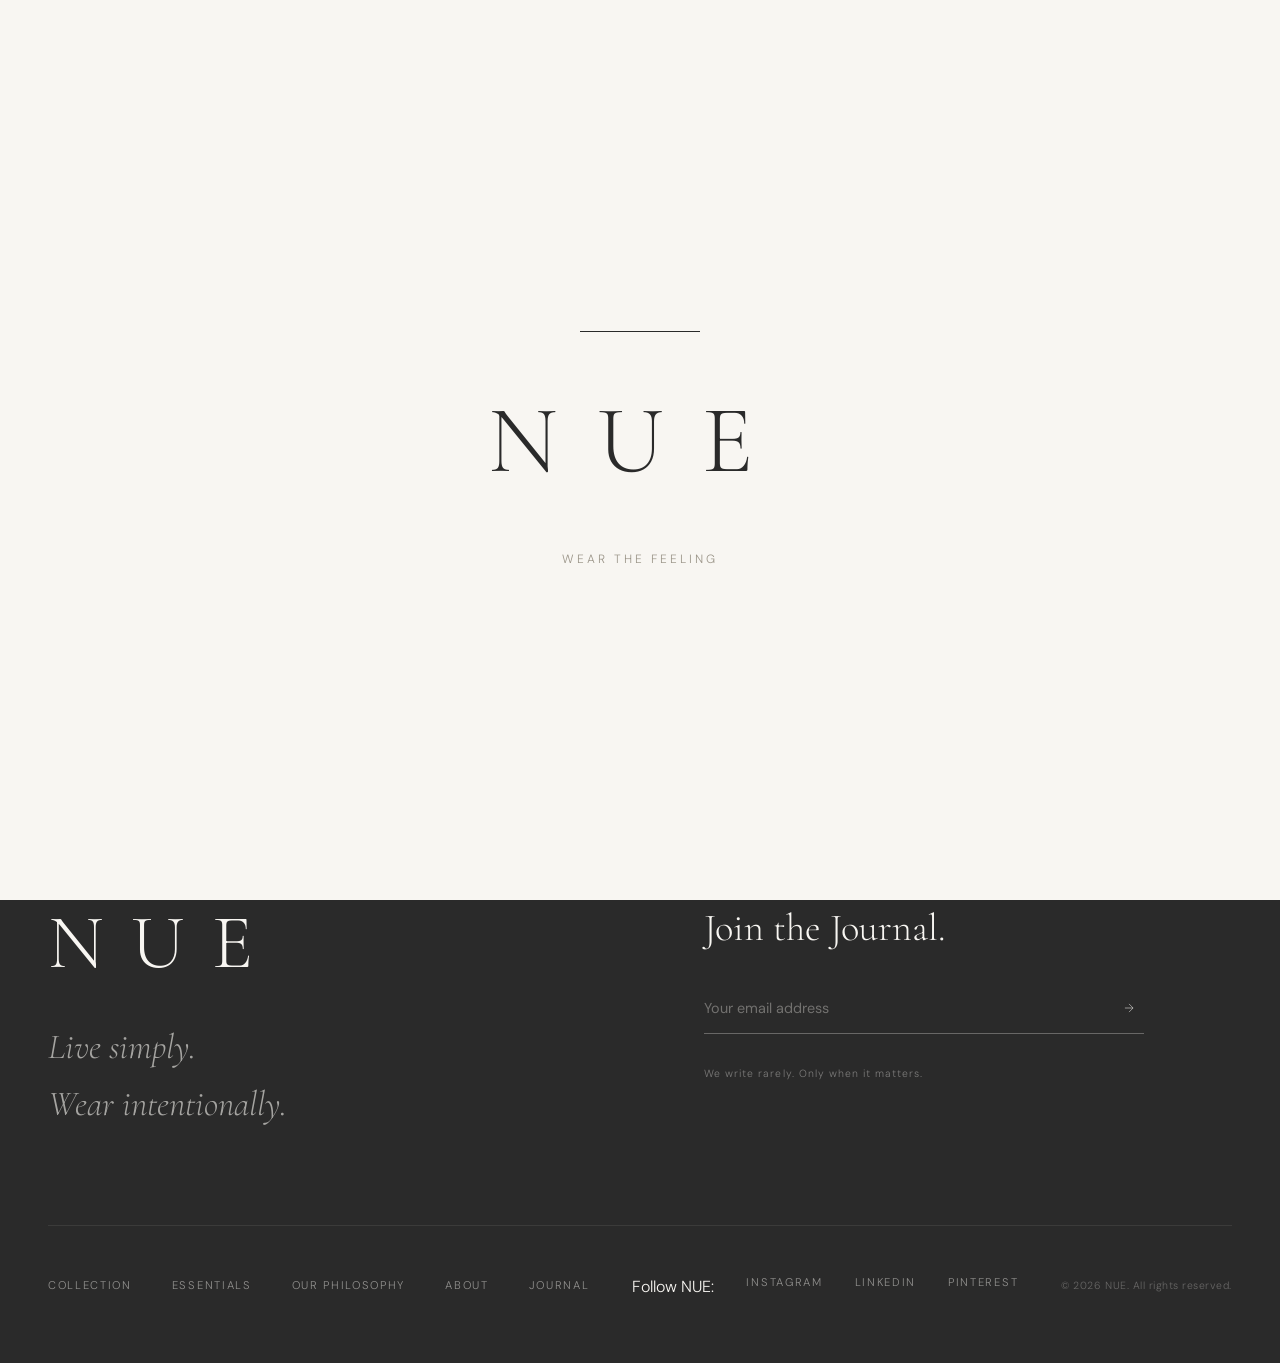
<file: cart.html>
<!DOCTYPE html>
<html lang="en">

<head>
  <meta charset="UTF-8" />
  <meta name="viewport" content="width=device-width, initial-scale=1.0" />
  <meta name="description"
    content="NUE — Your Selection. Review your selected garments before submitting your request." />
  <meta name="keywords" content="NUE, minimal fashion, timeless clothing, slow fashion, cart" />
  <meta property="og:title" content="NUE — Your Selection" />
  <meta property="og:description" content="Review your selected garments before submitting your request." />
  <title>NUE — Your Selection</title>
  <link rel="preconnect" href="https://fonts.googleapis.com" />
  <link rel="preconnect" href="https://fonts.gstatic.com" crossorigin />
  <link
    href="https://fonts.googleapis.com/css2?family=Cormorant+Garamond:ital,wght@0,300;0,400;0,500;1,300;1,400&family=DM+Sans:wght@200;300;400;500&display=swap"
    rel="stylesheet" />
  <link rel="stylesheet" href="style.css" />
</head>

<body>

  <!-- ===================== CUSTOM CURSOR ===================== -->
  <div id="cursor" class="cursor"></div>
  <div id="cursor-follower" class="cursor-follower"></div>

  <!-- ===================== LOADER ===================== -->
  <div id="loader" class="loader">
    <div class="loader-line"></div>
    <div class="loader-brand">NUE</div>
    <div class="loader-tagline">Wear The Feeling</div>
  </div>

  <!-- ===================== NAVIGATION ===================== -->
  <nav id="nav" class="nav" role="navigation" aria-label="Main navigation">
    <div class="nav-logo"><a href="index.html#hero" aria-label="NUE Home">NUE</a></div>
    <div class="nav-toggle" id="nav-toggle" aria-label="Toggle menu" aria-expanded="false" role="button" tabindex="0">
      <span></span><span></span>
    </div>
    <ul class="nav-links" role="list">
      <li><a href="index.html#collection" class="nav-link" data-analytics-nav="Collection">Collection</a></li>
      <li><a href="index.html#essentials" class="nav-link" data-analytics-nav="Essentials">Essentials</a></li>
      <li><a href="philosophy.html" class="nav-link" data-analytics-nav="Philosophy">Our Philosophy</a></li>
      <li><a href="index.html#about" class="nav-link" data-analytics-nav="About">About</a></li>
      <li><a href="index.html#journal" class="nav-link" data-analytics-nav="Journal">Journal</a></li>
    </ul>
    <div class="nav-actions">
      <button class="nav-icon-btn" id="search-btn" aria-label="Search">
        <svg width="18" height="18" viewBox="0 0 24 24" fill="none" stroke="currentColor" stroke-width="1.5">
          <circle cx="11" cy="11" r="8" />
          <path d="M21 21l-4.35-4.35" />
        </svg>
      </button>
      <a href="https://www.instagram.com/nue_clothing?utm_source=ig_web_button_share_sheet&igsh=ZDNlZDc0MzIxNw=="
        target="_blank" rel="noopener noreferrer" class="nav-icon-btn" id="instagram-link"
        aria-label="Follow NUE on Instagram">
        <svg width="18" height="18" viewBox="0 0 24 24" fill="none" stroke="currentColor" stroke-width="1.5"
          stroke-linecap="round" stroke-linejoin="round">
          <rect x="2" y="2" width="20" height="20" rx="5" ry="5" />
          <circle cx="12" cy="12" r="5" />
          <circle cx="17.5" cy="6.5" r="1.2" fill="currentColor" stroke="none" />
        </svg>
      </a>
      <button class="nav-icon-btn" id="cart-btn" aria-label="Cart" style="position:relative;">
        <svg width="18" height="18" viewBox="0 0 24 24" fill="none" stroke="currentColor" stroke-width="1.5">
          <path d="M6 2L3 6v14a2 2 0 0 0 2 2h14a2 2 0 0 0 2-2V6l-3-4z" />
          <line x1="3" y1="6" x2="21" y2="6" />
          <path d="M16 10a4 4 0 0 1-8 0" />
        </svg>
        <span id="cart-count" class="cart-count">0</span>
      </button>
      <button class="lifestyle-mode-btn" id="lifestyle-toggle" aria-label="Toggle Lifestyle Mode">
        <span class="lifestyle-dot"></span> Lifestyle Mode
      </button>
    </div>
  </nav>

  <!-- ===================== MOBILE MENU ===================== -->
  <div class="mobile-menu" id="mobile-menu" aria-hidden="true">
    <div class="mobile-menu-inner">
      <ul role="list">
        <li><a href="index.html#collection" class="mobile-nav-link">Collection</a></li>
        <li><a href="index.html#essentials" class="mobile-nav-link">Essentials</a></li>
        <li><a href="philosophy.html" class="mobile-nav-link">Our Philosophy</a></li>
        <li><a href="index.html#about" class="mobile-nav-link">About</a></li>
        <li><a href="index.html#journal" class="mobile-nav-link">Journal</a></li>
      </ul>
      <div class="mobile-menu-footer">
        <p>Live simply.<br />Wear intentionally.</p>
      </div>
    </div>
  </div>

  <!-- ===================== SEARCH OVERLAY ===================== -->
  <div class="search-overlay" id="search-overlay" aria-hidden="true">
    <button class="overlay-close" id="search-close" aria-label="Close search">✕</button>
    <div class="search-inner">
      <p class="search-label">What are you looking for?</p>
      <input type="text" id="search-input" class="search-input" placeholder="Type to search..."
        aria-label="Search products" />
      <div class="search-results" id="search-results"></div>
    </div>
  </div>

  <!-- ===================== CART SIDEBAR ===================== -->
  <div class="cart-sidebar" id="cart-sidebar" aria-hidden="true">
    <div class="cart-sidebar-inner">
      <div class="cart-header">
        <h2>Your Selection</h2>
        <button class="cart-close" id="cart-close" aria-label="Close cart">✕</button>
      </div>
      <div class="cart-items" id="cart-items">
        <div class="cart-empty">
          <p>Your selection is empty.</p>
          <span>Begin curating your personal archive.</span>
        </div>
      </div>
      <div class="cart-footer" id="cart-footer" style="display:none;">
        <div class="cart-total">
          <span>Total</span>
          <span id="cart-total-price">₹0</span>
        </div>
        <div class="cart-drawer-buttons">
          <a href="cart.html" class="btn-primary" id="view-cart-btn"
            style="text-align:center; display:block; padding: 1rem 0; letter-spacing: 0.2em; font-size: 0.72rem; text-transform: uppercase; color: var(--charcoal); border: 1px solid var(--charcoal); background: var(--ivory); margin-bottom: 0.5rem;">View
            Cart</a>
          <a href="checkout.html" class="btn-primary" id="checkout-btn"
            style="text-align:center; display:block; padding: 1rem 0; letter-spacing: 0.2em; font-size: 0.72rem; text-transform: uppercase; color: var(--ivory); background: var(--charcoal);">Proceed
            to Checkout</a>
        </div>
        <p class="cart-note">Free shipping on all orders. Complimentary gift wrap available.</p>
      </div>
    </div>
  </div>
  <div class="cart-overlay" id="cart-overlay"></div>

  <!-- ===================== CART MAIN CONTENT ===================== -->
  <main class="cart-page-section">
    <a href="index.html#collection" class="continue-shopping-btn" aria-label="Return to Collection">
      <svg width="12" height="12" viewBox="0 0 24 24" fill="none" stroke="currentColor" stroke-width="2"
        stroke-linecap="round" stroke-linejoin="round" style="transform: scaleX(-1);">
        <line x1="5" y1="12" x2="19" y2="12" />
        <polyline points="12 5 19 12 12 19" />
      </svg>
      Continue Shopping
    </a>

    <h1 class="section-title" style="margin-top: 1rem;">Your Selection</h1>

    <div id="cart-page-items-container">
      <!-- Dynamically injected cart page items and order summary card -->
    </div>
  </main>

  <!-- ===================== FOOTER ===================== -->
  <footer class="footer" role="contentinfo" id="footer">
    <div class="footer-container">
      <div class="footer-brand-column">
        <div class="footer-logo" data-analytics-footer="logo">NUE</div>
        <div class="footer-statement-block">
          <p class="footer-statement-line">Live simply.</p>
          <p class="footer-statement-line">Wear intentionally.</p>
        </div>
      </div>
      <div class="footer-journal-column">
        <h3 class="footer-journal-title">Join the Journal.</h3>
        <form class="footer-newsletter-form" id="newsletter-form" novalidate data-analytics="newsletter_signup">
          <div class="footer-input-wrap">
            <input type="email" class="footer-newsletter-input" id="newsletter-email" placeholder="Your email address"
              aria-label="Email address" required />
            <button type="submit" class="footer-newsletter-submit" aria-label="Subscribe to journal">
              <svg width="14" height="14" viewBox="0 0 24 24" fill="none" stroke="currentColor" stroke-width="1.5">
                <line x1="5" y1="12" x2="19" y2="12" />
                <polyline points="12 5 19 12 12 19" />
              </svg>
            </button>
          </div>
        </form>
        <p class="footer-newsletter-note">We write rarely. Only when it matters.</p>
      </div>
    </div>
    <div class="footer-bottom-bar">
      <nav class="footer-links" aria-label="Footer links navigation">
        <a href="index.html#collection" class="footer-link" data-analytics-footer="Collection">Collection</a>
        <a href="index.html#essentials" class="footer-link" data-analytics-footer="Essentials">Essentials</a>
        <a href="philosophy.html" class="footer-link" data-analytics-footer="Philosophy">Our Philosophy</a>
        <a href="index.html#about" class="footer-link" data-analytics-footer="About">About</a>
        <a href="index.html#journal" class="footer-link" data-analytics-footer="Journal">Journal</a>
      </nav>
      <div class="footer-social-links">
        <span class="footer-social-label">Follow NUE:</span>
        <a href="https://www.instagram.com/nue_clothing?utm_source=ig_web_button_share_sheet&igsh=ZDNlZDc0MzIxNw==" target="_blank" rel="noopener noreferrer" class="footer-social-link" data-analytics-footer="Instagram">Instagram</a>
        <a href="https://linkedin.com" target="_blank" rel="noopener noreferrer" class="footer-social-link" data-analytics-footer="LinkedIn">LinkedIn</a>
        <a href="#" class="footer-social-link" data-analytics-footer="Pinterest">Pinterest</a>
      </div>
      <div class="footer-copyright">
        <p>© 2026 NUE. All rights reserved.</p>
      </div>
    </div>
  </footer>

  <!-- ===================== QUICK VIEW MODAL ===================== -->
  <div class="quickview-modal" id="quickview-modal" role="dialog" aria-modal="true" aria-label="Product quick view"
    aria-hidden="true">
    <button class="modal-close" id="modal-close" aria-label="Close product view">✕</button>
    <div class="quickview-inner">
      <div class="quickview-gallery" id="qv-gallery"></div>
      <div class="quickview-details" id="qv-details"></div>
    </div>
  </div>
  <div class="modal-overlay" id="modal-overlay"></div>

  <!-- ===================== LIFESTYLE MODE OVERLAY ===================== -->
  <div class="lifestyle-mode-overlay" id="lifestyle-mode" aria-hidden="true">
    <div class="lm-close-area">
      <button class="lm-exit" id="lm-exit" aria-label="Exit lifestyle mode">Exit Experience</button>
    </div>
    <div class="lm-slide active" id="lm-s1">
      <img src="assets/images/lifestyle.webp" alt="Morning ritual" />
      <div class="lm-text">
        <p>Morning.</p>
        <span>The ritual before the world begins.</span>
      </div>
    </div>
    <div class="lm-slide" id="lm-s2">
      <img src="assets/images/about.webp" alt="Quiet moment" />
      <div class="lm-text">
        <p>Presence.</p>
        <span>In an empty room. In a full life.</span>
      </div>
    </div>
    <div class="lm-slide" id="lm-s3">
      <img src="assets/images/product1.webp" alt="The garment" />
      <div class="lm-text">
        <p>The coat.</p>
        <span>Unstructured. Undyed. Unapologetic.</span>
      </div>
    </div>
    <div class="lm-slide" id="lm-s4">
      <img src="assets/images/journal.webp" alt="Quiet creativity" />
      <div class="lm-text">
        <p>Creating.</p>
        <span>With intention. Without noise.</span>
      </div>
    </div>
    <div class="lm-nav">
      <button class="lm-prev" id="lm-prev" aria-label="Previous slide">←</button>
      <div class="lm-dots">
        <span class="lm-dot active" data-slide="0"></span>
        <span class="lm-dot" data-slide="1"></span>
        <span class="lm-dot" data-slide="2"></span>
        <span class="lm-dot" data-slide="3"></span>
      </div>
      <button class="lm-next" id="lm-next" aria-label="Next slide">→</button>
    </div>
  </div>

  <!-- ===================== TOAST NOTIFICATION ===================== -->
  <div class="toast" id="toast" aria-live="polite" aria-atomic="true"></div>

  <!-- Google tag (gtag.js) -->
  <script async src="https://www.googletagmanager.com/gtag/js?id=G-NC0Y1CT7W2"></script>
  <script>
    window.dataLayer = window.dataLayer || [];
    function gtag() { dataLayer.push(arguments); }
    gtag('js', new Date());

    gtag('config', 'G-NC0Y1CT7W2');
  </script>
  <script src="script.js"></script>
</body>
</html>
</file>
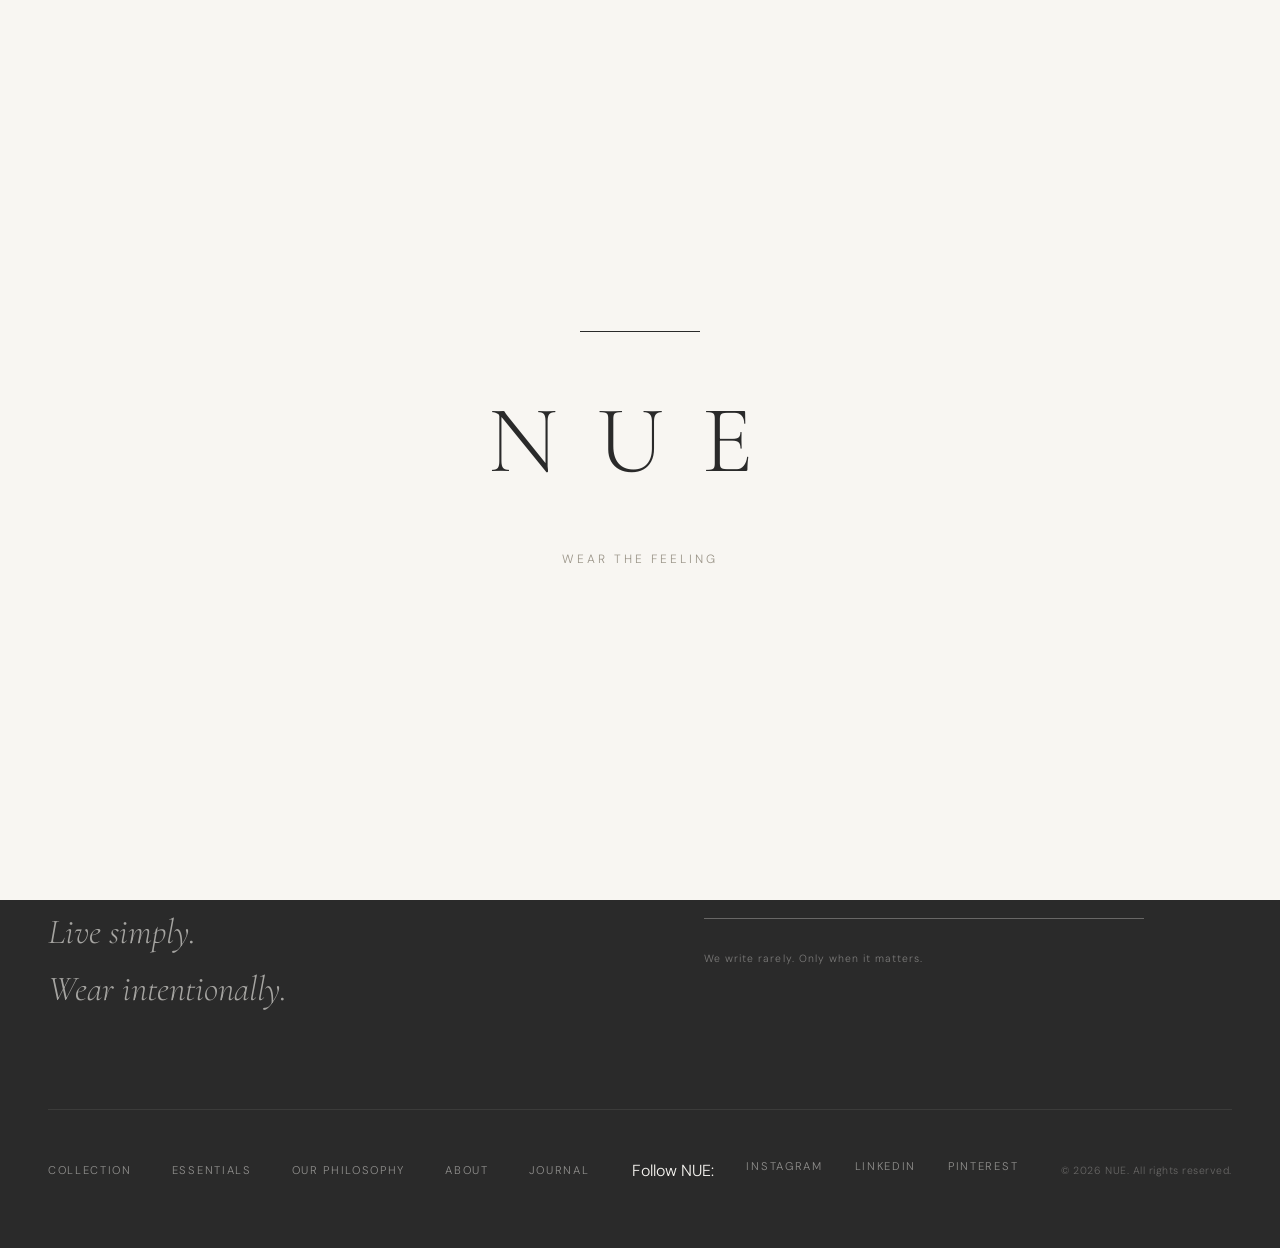
<file: checkout.html>
<!DOCTYPE html>
<html lang="en">

<head>
  <meta charset="UTF-8" />
  <meta name="viewport" content="width=device-width, initial-scale=1.0" />
  <meta name="description" content="NUE — Checkout. Reserve your selected pieces." />
  <meta name="keywords" content="NUE, minimal fashion, timeless clothing, slow fashion, checkout" />
  <meta property="og:title" content="NUE — Checkout" />
  <meta property="og:description" content="Reserve your selected pieces." />
  <title>NUE — Reserve Selection</title>
  <link rel="preconnect" href="https://fonts.googleapis.com" />
  <link rel="preconnect" href="https://fonts.gstatic.com" crossorigin />
  <link
    href="https://fonts.googleapis.com/css2?family=Cormorant+Garamond:ital,wght@0,300;0,400;0,500;1,300;1,400&family=DM+Sans:wght@200;300;400;500&display=swap"
    rel="stylesheet" />
  <link rel="stylesheet" href="style.css" />
</head>

<body>

  <!-- ===================== CUSTOM CURSOR ===================== -->
  <div id="cursor" class="cursor"></div>
  <div id="cursor-follower" class="cursor-follower"></div>

  <!-- ===================== LOADER ===================== -->
  <div id="loader" class="loader">
    <div class="loader-line"></div>
    <div class="loader-brand">NUE</div>
    <div class="loader-tagline">Wear The Feeling</div>
  </div>

  <!-- ===================== NAVIGATION ===================== -->
  <nav id="nav" class="nav" role="navigation" aria-label="Main navigation">
    <div class="nav-logo"><a href="index.html#hero" aria-label="NUE Home">NUE</a></div>
    <div class="nav-toggle" id="nav-toggle" aria-label="Toggle menu" aria-expanded="false" role="button" tabindex="0">
      <span></span><span></span>
    </div>
    <ul class="nav-links" role="list">
      <li><a href="index.html#collection" class="nav-link" data-analytics-nav="Collection">Collection</a></li>
      <li><a href="index.html#essentials" class="nav-link" data-analytics-nav="Essentials">Essentials</a></li>
      <li><a href="philosophy.html" class="nav-link" data-analytics-nav="Philosophy">Our Philosophy</a></li>
      <li><a href="index.html#about" class="nav-link" data-analytics-nav="About">About</a></li>
      <li><a href="index.html#journal" class="nav-link" data-analytics-nav="Journal">Journal</a></li>
    </ul>
    <div class="nav-actions">
      <button class="nav-icon-btn" id="search-btn" aria-label="Search">
        <svg width="18" height="18" viewBox="0 0 24 24" fill="none" stroke="currentColor" stroke-width="1.5">
          <circle cx="11" cy="11" r="8" />
          <path d="M21 21l-4.35-4.35" />
        </svg>
      </button>
      <a href="https://www.instagram.com/nue_clothing?utm_source=ig_web_button_share_sheet&igsh=ZDNlZDc0MzIxNw=="
        target="_blank" rel="noopener noreferrer" class="nav-icon-btn" id="instagram-link"
        aria-label="Follow NUE on Instagram">
        <svg width="18" height="18" viewBox="0 0 24 24" fill="none" stroke="currentColor" stroke-width="1.5"
          stroke-linecap="round" stroke-linejoin="round">
          <rect x="2" y="2" width="20" height="20" rx="5" ry="5" />
          <circle cx="12" cy="12" r="5" />
          <circle cx="17.5" cy="6.5" r="1.2" fill="currentColor" stroke="none" />
        </svg>
      </a>
      <button class="nav-icon-btn" id="cart-btn" aria-label="Cart" style="position:relative;">
        <svg width="18" height="18" viewBox="0 0 24 24" fill="none" stroke="currentColor" stroke-width="1.5">
          <path d="M6 2L3 6v14a2 2 0 0 0 2 2h14a2 2 0 0 0 2-2V6l-3-4z" />
          <line x1="3" y1="6" x2="21" y2="6" />
          <path d="M16 10a4 4 0 0 1-8 0" />
        </svg>
        <span id="cart-count" class="cart-count">0</span>
      </button>
      <button class="lifestyle-mode-btn" id="lifestyle-toggle" aria-label="Toggle Lifestyle Mode">
        <span class="lifestyle-dot"></span> Lifestyle Mode
      </button>
    </div>
  </nav>

  <!-- ===================== MOBILE MENU ===================== -->
  <div class="mobile-menu" id="mobile-menu" aria-hidden="true">
    <div class="mobile-menu-inner">
      <ul role="list">
        <li><a href="index.html#collection" class="mobile-nav-link">Collection</a></li>
        <li><a href="index.html#essentials" class="mobile-nav-link">Essentials</a></li>
        <li><a href="philosophy.html" class="mobile-nav-link">Our Philosophy</a></li>
        <li><a href="index.html#about" class="mobile-nav-link">About</a></li>
        <li><a href="index.html#journal" class="mobile-nav-link">Journal</a></li>
      </ul>
      <div class="mobile-menu-footer">
        <p>Live simply.<br />Wear intentionally.</p>
      </div>
    </div>
  </div>

  <!-- ===================== SEARCH OVERLAY ===================== -->
  <div class="search-overlay" id="search-overlay" aria-hidden="true">
    <button class="overlay-close" id="search-close" aria-label="Close search">✕</button>
    <div class="search-inner">
      <p class="search-label">What are you looking for?</p>
      <input type="text" id="search-input" class="search-input" placeholder="Type to search..."
        aria-label="Search products" />
      <div class="search-results" id="search-results"></div>
    </div>
  </div>

  <!-- ===================== CART SIDEBAR ===================== -->
  <div class="cart-sidebar" id="cart-sidebar" aria-hidden="true">
    <div class="cart-sidebar-inner">
      <div class="cart-header">
        <h2>Your Selection</h2>
        <button class="cart-close" id="cart-close" aria-label="Close cart">✕</button>
      </div>
      <div class="cart-items" id="cart-items">
        <div class="cart-empty">
          <p>Your selection is empty.</p>
          <span>Begin curating your personal archive.</span>
        </div>
      </div>
      <div class="cart-footer" id="cart-footer" style="display:none;">
        <div class="cart-total">
          <span>Total</span>
          <span id="cart-total-price">₹0</span>
        </div>
        <div class="cart-drawer-buttons">
          <a href="cart.html" class="btn-primary" id="view-cart-btn"
            style="text-align:center; display:block; padding: 1rem 0; letter-spacing: 0.2em; font-size: 0.72rem; text-transform: uppercase; color: var(--charcoal); border: 1px solid var(--charcoal); background: var(--ivory); margin-bottom: 0.5rem;">View
            Cart</a>
          <a href="checkout.html" class="btn-primary" id="checkout-btn"
            style="text-align:center; display:block; padding: 1rem 0; letter-spacing: 0.2em; font-size: 0.72rem; text-transform: uppercase; color: var(--ivory); background: var(--charcoal);">Proceed
            to Checkout</a>
        </div>
        <p class="cart-note">Free shipping on all orders. Complimentary gift wrap available.</p>
      </div>
    </div>
  </div>
  <div class="cart-overlay" id="cart-overlay"></div>

  <!-- ===================== CHECKOUT MAIN CONTENT ===================== -->
  <main class="checkout-page-section">
    <a href="cart.html" class="continue-shopping-btn" aria-label="Return to Cart">
      <svg width="12" height="12" viewBox="0 0 24 24" fill="none" stroke="currentColor" stroke-width="2"
        stroke-linecap="round" stroke-linejoin="round" style="transform: scaleX(-1);">
        <line x1="5" y1="12" x2="19" y2="12" />
        <polyline points="12 5 19 12 12 19" />
      </svg>
      Return to Selection
    </a>

    <h1 class="section-title" style="margin-top: 1rem;">Reserve Selection</h1>

    <div class="checkout-page-grid" id="checkout-container">
      <!-- Form inputs and Order summaries injected dynamically via script.js -->
    </div>
  </main>

  <!-- ===================== FOOTER ===================== -->
  <footer class="footer" role="contentinfo" id="footer">
    <div class="footer-container">
      <div class="footer-brand-column">
        <div class="footer-logo" data-analytics-footer="logo">NUE</div>
        <div class="footer-statement-block">
          <p class="footer-statement-line">Live simply.</p>
          <p class="footer-statement-line">Wear intentionally.</p>
        </div>
      </div>
      <div class="footer-journal-column">
        <h3 class="footer-journal-title">Join the Journal.</h3>
        <form class="footer-newsletter-form" id="newsletter-form" novalidate data-analytics="newsletter="
          newsletter_signup">
          <div class="footer-input-wrap">
            <input type="email" class="footer-newsletter-input" id="newsletter-email" placeholder="Your email address"
              aria-label="Email address" required />
            <button type="submit" class="footer-newsletter-submit" aria-label="Subscribe to journal">
              <svg width="14" height="14" viewBox="0 0 24 24" fill="none" stroke="currentColor" stroke-width="1.5">
                <line x1="5" y1="12" x2="19" y2="12" />
                <polyline points="12 5 19 12 12 19" />
              </svg>
            </button>
          </div>
        </form>
        <p class="footer-newsletter-note">We write rarely. Only when it matters.</p>
      </div>
    </div>
    <div class="footer-bottom-bar">
      <nav class="footer-links" aria-label="Footer links navigation">
        <a href="index.html#collection" class="footer-link" data-analytics-footer="Collection">Collection</a>
        <a href="index.html#essentials" class="footer-link" data-analytics-footer="Essentials">Essentials</a>
        <a href="philosophy.html" class="footer-link" data-analytics-footer="Philosophy">Our Philosophy</a>
        <a href="index.html#about" class="footer-link" data-analytics-footer="About">About</a>
        <a href="index.html#journal" class="footer-link" data-analytics-footer="Journal">Journal</a>
      </nav>
      <div class="footer-social-links">
        <span class="footer-social-label">Follow NUE:</span>
        <a href="https://www.instagram.com/nue_clothing?utm_source=ig_web_button_share_sheet&igsh=ZDNlZDc0MzIxNw==" target="_blank" rel="noopener noreferrer" class="footer-social-link" data-analytics-footer="Instagram">Instagram</a>
        <a href="https://linkedin.com" target="_blank" rel="noopener noreferrer" class="footer-social-link" data-analytics-footer="LinkedIn">LinkedIn</a>
        <a href="#" class="footer-social-link" data-analytics-footer="Pinterest">Pinterest</a>
      </div>
      <div class="footer-copyright">
        <p>© 2026 NUE. All rights reserved.</p>
      </div>
    </div>
  </footer>

  <!-- ===================== QUICK VIEW MODAL ===================== -->
  <div class="quickview-modal" id="quickview-modal" role="dialog" aria-modal="true" aria-label="Product quick view"
    aria-hidden="true">
    <button class="modal-close" id="modal-close" aria-label="Close product view">✕</button>
    <div class="quickview-inner">
      <div class="quickview-gallery" id="qv-gallery"></div>
      <div class="quickview-details" id="qv-details"></div>
    </div>
  </div>
  <div class="modal-overlay" id="modal-overlay"></div>

  <!-- ===================== TOAST NOTIFICATION ===================== -->
  <div class="toast" id="toast" aria-live="polite" aria-atomic="true"></div>

  <!-- Google tag (gtag.js) -->
  <script async src="https://www.googletagmanager.com/gtag/js?id=G-NC0Y1CT7W2"></script>
  <script>
    window.dataLayer = window.dataLayer || [];
    function gtag() { dataLayer.push(arguments); }
    gtag('js', new Date());

    gtag('config', 'G-NC0Y1CT7W2');
  </script>
  <script src="script.js"></script>
</body>
</html>
</file>
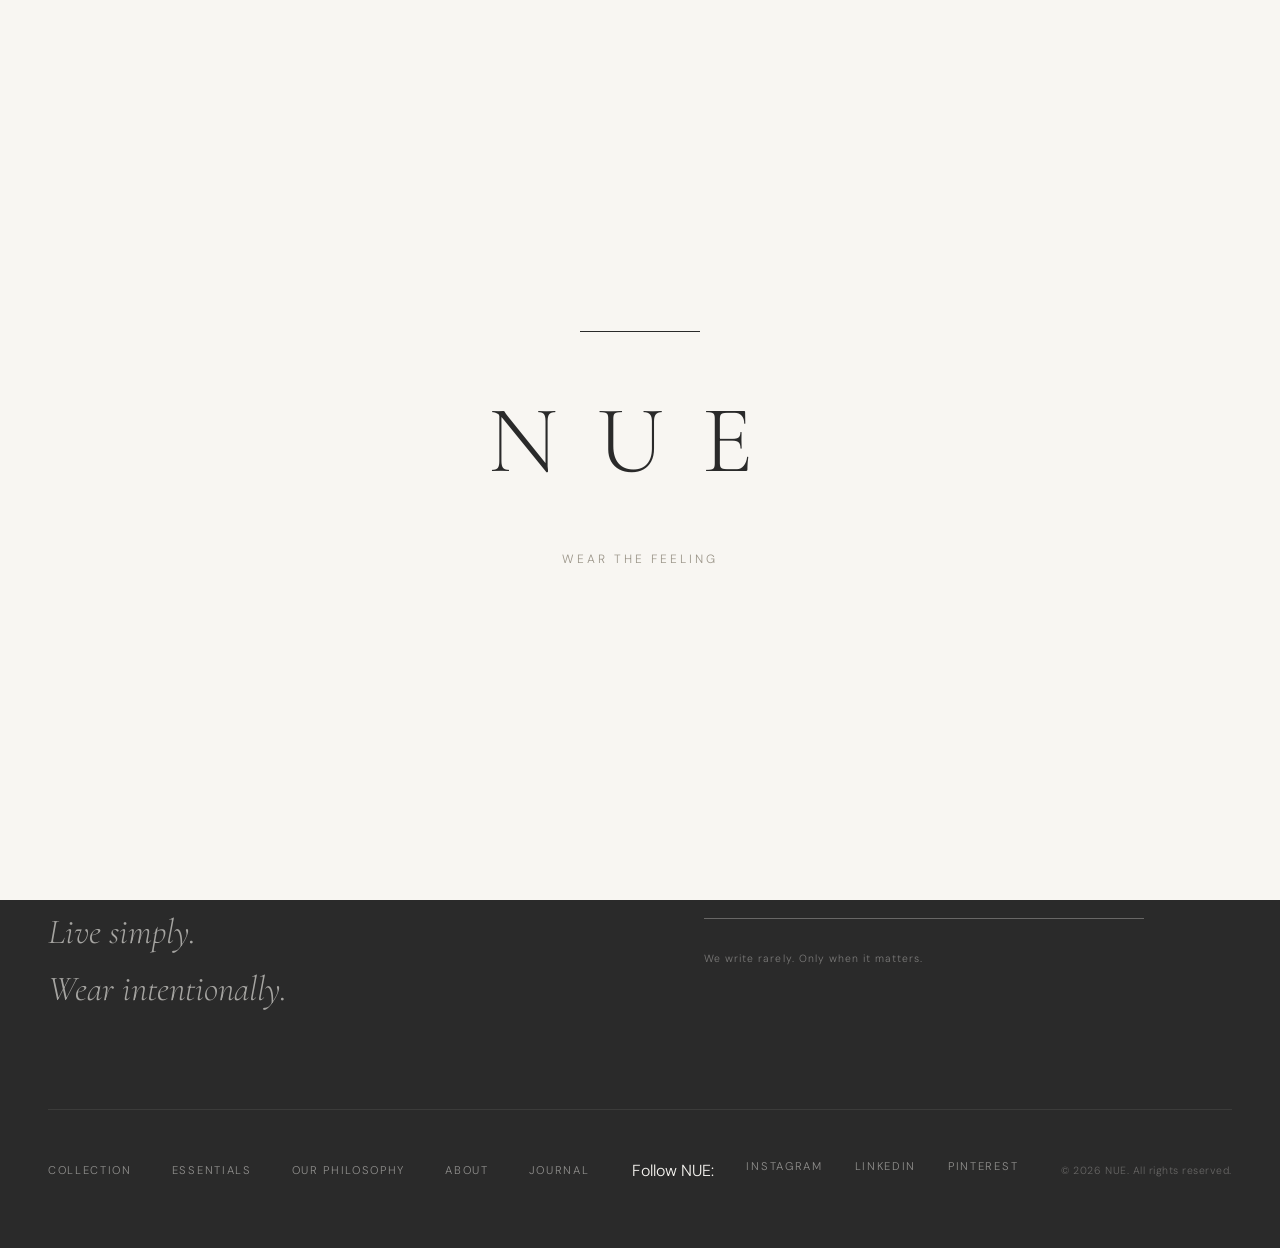
<file: inquiries.html>
<!DOCTYPE html>
<html lang="en">

<head>
  <meta charset="UTF-8" />
  <meta name="viewport" content="width=device-width, initial-scale=1.0" />
  <meta name="description" content="NUE — Inquiries Dashboard. Review submitted client requests." />
  <title>NUE — Captured Inquiries</title>
  <link rel="preconnect" href="https://fonts.googleapis.com" />
  <link rel="preconnect" href="https://fonts.gstatic.com" crossorigin />
  <link
    href="https://fonts.googleapis.com/css2?family=Cormorant+Garamond:ital,wght@0,300;0,400;0,500;1,300;1,400&family=DM+Sans:wght@200;300;400;500&display=swap"
    rel="stylesheet" />
  <link rel="stylesheet" href="style.css" />
</head>

<body>

  <!-- ===================== CUSTOM CURSOR ===================== -->
  <div id="cursor" class="cursor"></div>
  <div id="cursor-follower" class="cursor-follower"></div>

  <!-- ===================== LOADER ===================== -->
  <div id="loader" class="loader">
    <div class="loader-line"></div>
    <div class="loader-brand">NUE</div>
    <div class="loader-tagline">Wear The Feeling</div>
  </div>

  <!-- ===================== NAVIGATION ===================== -->
  <nav id="nav" class="nav" role="navigation" aria-label="Main navigation">
    <div class="nav-logo"><a href="index.html#hero" aria-label="NUE Home">NUE</a></div>
    <div class="nav-toggle" id="nav-toggle" aria-label="Toggle menu" aria-expanded="false" role="button" tabindex="0">
      <span></span><span></span>
    </div>
    <ul class="nav-links" role="list">
      <li><a href="index.html#collection" class="nav-link" data-analytics-nav="Collection">Collection</a></li>
      <li><a href="index.html#essentials" class="nav-link" data-analytics-nav="Essentials">Essentials</a></li>
      <li><a href="philosophy.html" class="nav-link" data-analytics-nav="Philosophy">Our Philosophy</a></li>
      <li><a href="index.html#about" class="nav-link" data-analytics-nav="About">About</a></li>
      <li><a href="index.html#journal" class="nav-link" data-analytics-nav="Journal">Journal</a></li>
    </ul>
    <div class="nav-actions">
      <button class="nav-icon-btn" id="search-btn" aria-label="Search">
        <svg width="18" height="18" viewBox="0 0 24 24" fill="none" stroke="currentColor" stroke-width="1.5">
          <circle cx="11" cy="11" r="8" />
          <path d="M21 21l-4.35-4.35" />
        </svg>
      </button>
      <a href="https://www.instagram.com/nue_clothing?utm_source=ig_web_button_share_sheet&igsh=ZDNlZDc0MzIxNw=="
        target="_blank" rel="noopener noreferrer" class="nav-icon-btn" id="instagram-link"
        aria-label="Follow NUE on Instagram">
        <svg width="18" height="18" viewBox="0 0 24 24" fill="none" stroke="currentColor" stroke-width="1.5"
          stroke-linecap="round" stroke-linejoin="round">
          <rect x="2" y="2" width="20" height="20" rx="5" ry="5" />
          <circle cx="12" cy="12" r="5" />
          <circle cx="17.5" cy="6.5" r="1.2" fill="currentColor" stroke="none" />
        </svg>
      </a>
      <button class="nav-icon-btn" id="cart-btn" aria-label="Cart" style="position:relative;">
        <svg width="18" height="18" viewBox="0 0 24 24" fill="none" stroke="currentColor" stroke-width="1.5">
          <path d="M6 2L3 6v14a2 2 0 0 0 2 2h14a2 2 0 0 0 2-2V6l-3-4z" />
          <line x1="3" y1="6" x2="21" y2="6" />
          <path d="M16 10a4 4 0 0 1-8 0" />
        </svg>
        <span id="cart-count" class="cart-count">0</span>
      </button>
      <button class="lifestyle-mode-btn" id="lifestyle-toggle" aria-label="Toggle Lifestyle Mode">
        <span class="lifestyle-dot"></span> Lifestyle Mode
      </button>
    </div>
  </nav>

  <!-- ===================== MOBILE MENU ===================== -->
  <div class="mobile-menu" id="mobile-menu" aria-hidden="true">
    <div class="mobile-menu-inner">
      <ul role="list">
        <li><a href="index.html#collection" class="mobile-nav-link">Collection</a></li>
        <li><a href="index.html#essentials" class="mobile-nav-link">Essentials</a></li>
        <li><a href="philosophy.html" class="mobile-nav-link">Our Philosophy</a></li>
        <li><a href="index.html#about" class="mobile-nav-link">About</a></li>
        <li><a href="index.html#journal" class="mobile-nav-link">Journal</a></li>
      </ul>
      <div class="mobile-menu-footer">
        <p>Live simply.<br />Wear intentionally.</p>
      </div>
    </div>
  </div>

  <!-- ===================== SEARCH OVERLAY ===================== -->
  <div class="search-overlay" id="search-overlay" aria-hidden="true">
    <button class="overlay-close" id="search-close" aria-label="Close search">✕</button>
    <div class="search-inner">
      <p class="search-label">What are you looking for?</p>
      <input type="text" id="search-input" class="search-input" placeholder="Type to search..."
        aria-label="Search products" />
      <div class="search-results" id="search-results"></div>
    </div>
  </div>

  <!-- ===================== CART SIDEBAR ===================== -->
  <div class="cart-sidebar" id="cart-sidebar" aria-hidden="true">
    <div class="cart-sidebar-inner">
      <div class="cart-header">
        <h2>Your Selection</h2>
        <button class="cart-close" id="cart-close" aria-label="Close cart">✕</button>
      </div>
      <div class="cart-items" id="cart-items">
        <div class="cart-empty">
          <p>Your selection is empty.</p>
          <span>Begin curating your personal archive.</span>
        </div>
      </div>
      <div class="cart-footer" id="cart-footer" style="display:none;">
        <div class="cart-total">
          <span>Total</span>
          <span id="cart-total-price">₹0</span>
        </div>
        <div class="cart-drawer-buttons">
          <a href="cart.html" class="btn-primary" id="view-cart-btn"
            style="text-align:center; display:block; padding: 1rem 0; letter-spacing: 0.2em; font-size: 0.72rem; text-transform: uppercase; color: var(--charcoal); border: 1px solid var(--charcoal); background: var(--ivory); margin-bottom: 0.5rem;">View
            Cart</a>
          <a href="checkout.html" class="btn-primary" id="checkout-btn"
            style="text-align:center; display:block; padding: 1rem 0; letter-spacing: 0.2em; font-size: 0.72rem; text-transform: uppercase; color: var(--ivory); background: var(--charcoal);">Proceed
            to Checkout</a>
        </div>
        <p class="cart-note">Free shipping on all orders. Complimentary gift wrap available.</p>
      </div>
    </div>
  </div>
  <div class="cart-overlay" id="cart-overlay"></div>

  <!-- ===================== INQUIRIES MAIN CONTENT ===================== -->
  <main class="inquiries-page-section">
    <h1 class="section-title">Inquiry Archive</h1>
    <p class="section-subtitle">A collection of customer interest logs and special design requests.</p>

    <div id="inquiries-container">
      <!-- Injected dynamically via script.js -->
    </div>
  </main>

  <!-- ===================== FOOTER ===================== -->
  <footer class="footer" role="contentinfo" id="footer">
    <div class="footer-container">
      <div class="footer-brand-column">
        <div class="footer-logo" data-analytics-footer="logo">NUE</div>
        <div class="footer-statement-block">
          <p class="footer-statement-line">Live simply.</p>
          <p class="footer-statement-line">Wear intentionally.</p>
        </div>
      </div>
      <div class="footer-journal-column">
        <h3 class="footer-journal-title">Join the Journal.</h3>
        <form class="footer-newsletter-form" id="newsletter-form" novalidate data-analytics="newsletter_signup">
          <div class="footer-input-wrap">
            <input type="email" class="footer-newsletter-input" id="newsletter-email" placeholder="Your email address"
              aria-label="Email address" required />
            <button type="submit" class="footer-newsletter-submit" aria-label="Subscribe to journal">
              <svg width="14" height="14" viewBox="0 0 24 24" fill="none" stroke="currentColor" stroke-width="1.5">
                <line x1="5" y1="12" x2="19" y2="12" />
                <polyline points="12 5 19 12 12 19" />
              </svg>
            </button>
          </div>
        </form>
        <p class="footer-newsletter-note">We write rarely. Only when it matters.</p>
      </div>
    </div>
    <div class="footer-bottom-bar">
      <nav class="footer-links" aria-label="Footer links navigation">
        <a href="index.html#collection" class="footer-link" data-analytics-footer="Collection">Collection</a>
        <a href="index.html#essentials" class="footer-link" data-analytics-footer="Essentials">Essentials</a>
        <a href="philosophy.html" class="footer-link" data-analytics-footer="Philosophy">Our Philosophy</a>
        <a href="index.html#about" class="footer-link" data-analytics-footer="About">About</a>
        <a href="index.html#journal" class="footer-link" data-analytics-footer="Journal">Journal</a>
      </nav>
      <div class="footer-social-links">
        <span class="footer-social-label">Follow NUE:</span>
        <a href="https://www.instagram.com/nue_clothing?utm_source=ig_web_button_share_sheet&igsh=ZDNlZDc0MzIxNw==" target="_blank" rel="noopener noreferrer" class="footer-social-link" data-analytics-footer="Instagram">Instagram</a>
        <a href="https://linkedin.com" target="_blank" rel="noopener noreferrer" class="footer-social-link" data-analytics-footer="LinkedIn">LinkedIn</a>
        <a href="#" class="footer-social-link" data-analytics-footer="Pinterest">Pinterest</a>
      </div>
      <div class="footer-copyright">
        <p>© 2026 NUE. All rights reserved.</p>
      </div>
    </div>
  </footer>

  <!-- ===================== QUICK VIEW MODAL ===================== -->
  <div class="quickview-modal" id="quickview-modal" role="dialog" aria-modal="true" aria-label="Product quick view"
    aria-hidden="true">
    <button class="modal-close" id="modal-close" aria-label="Close product view">✕</button>
    <div class="quickview-inner">
      <div class="quickview-gallery" id="qv-gallery"></div>
      <div class="quickview-details" id="qv-details"></div>
    </div>
  </div>
  <div class="modal-overlay" id="modal-overlay"></div>

  <!-- ===================== TOAST NOTIFICATION ===================== -->
  <div class="toast" id="toast" aria-live="polite" aria-atomic="true"></div>

  <!-- Google tag (gtag.js) -->
  <script async src="https://www.googletagmanager.com/gtag/js?id=G-NC0Y1CT7W2"></script>
  <script>
    window.dataLayer = window.dataLayer || [];
    function gtag() { dataLayer.push(arguments); }
    gtag('js', new Date());

    gtag('config', 'G-NC0Y1CT7W2');
  </script>
  <script src="script.js"></script>
</body>
</html>
</file>
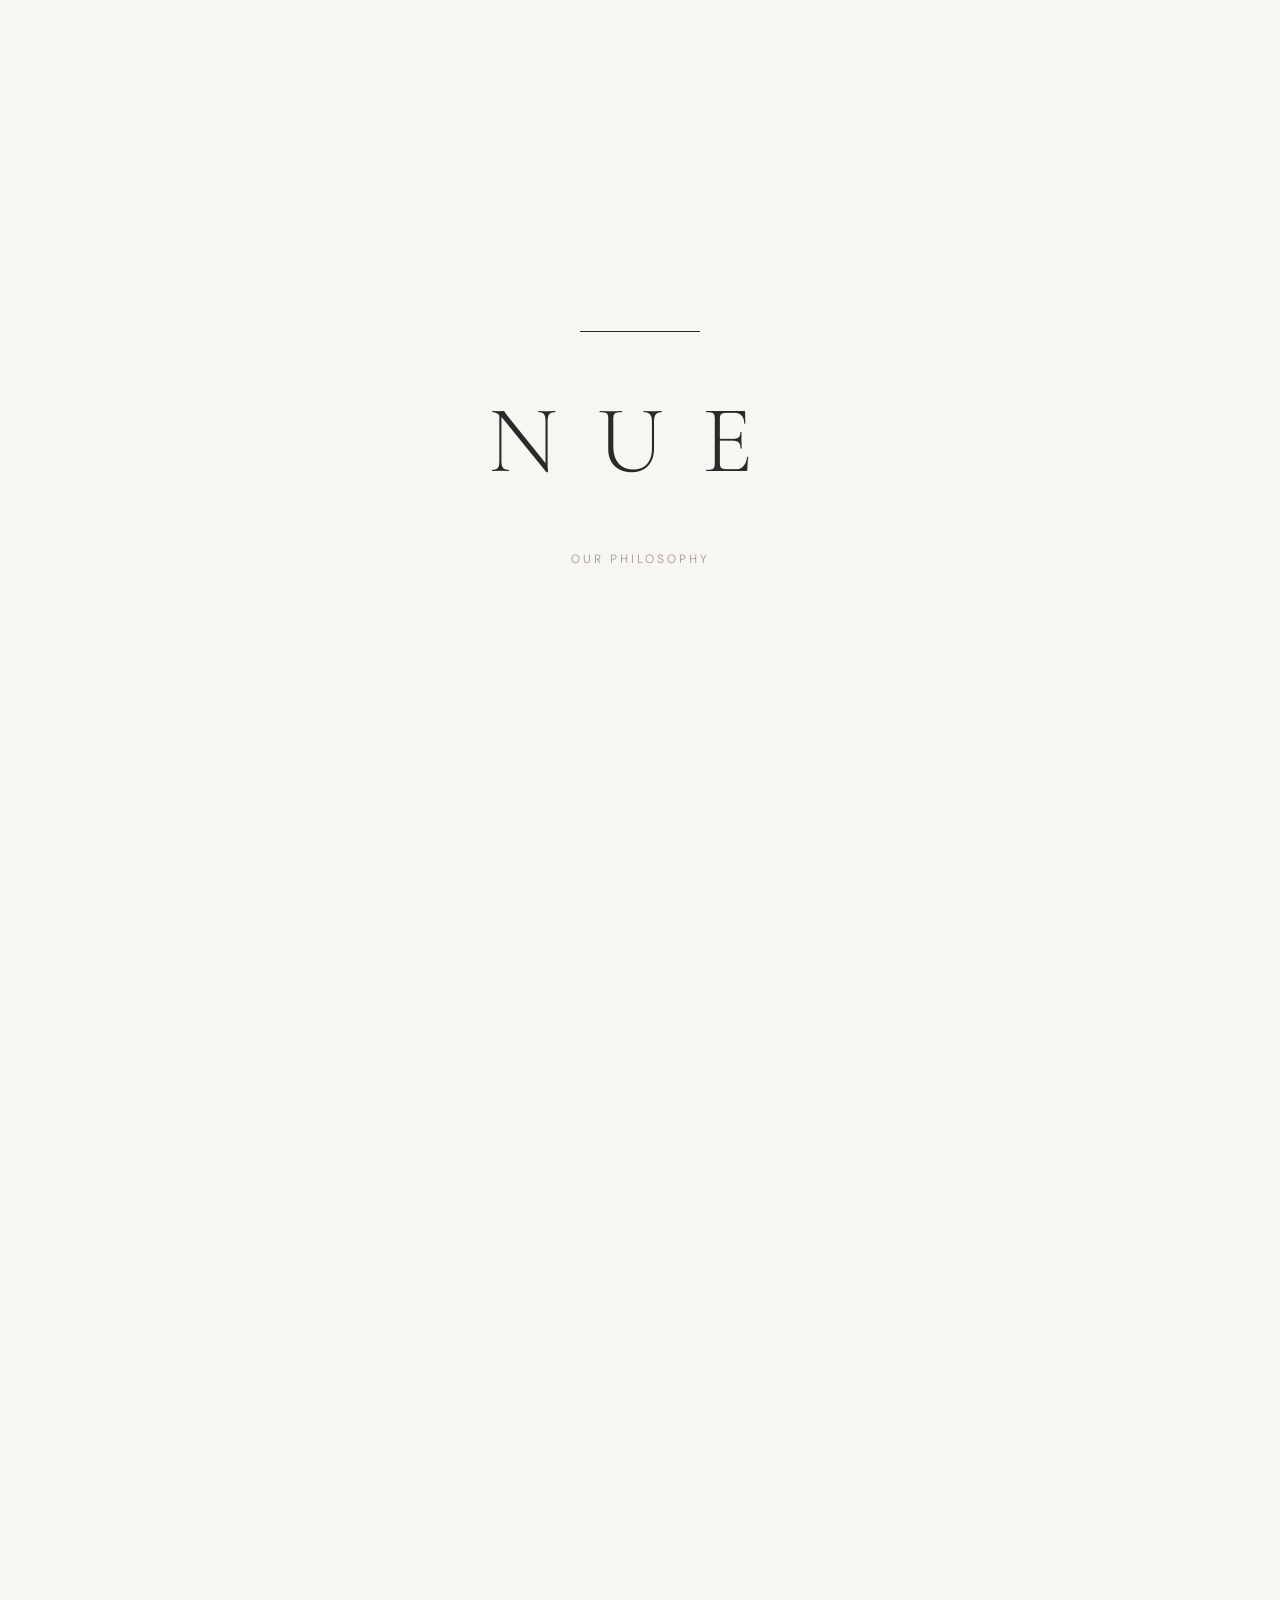
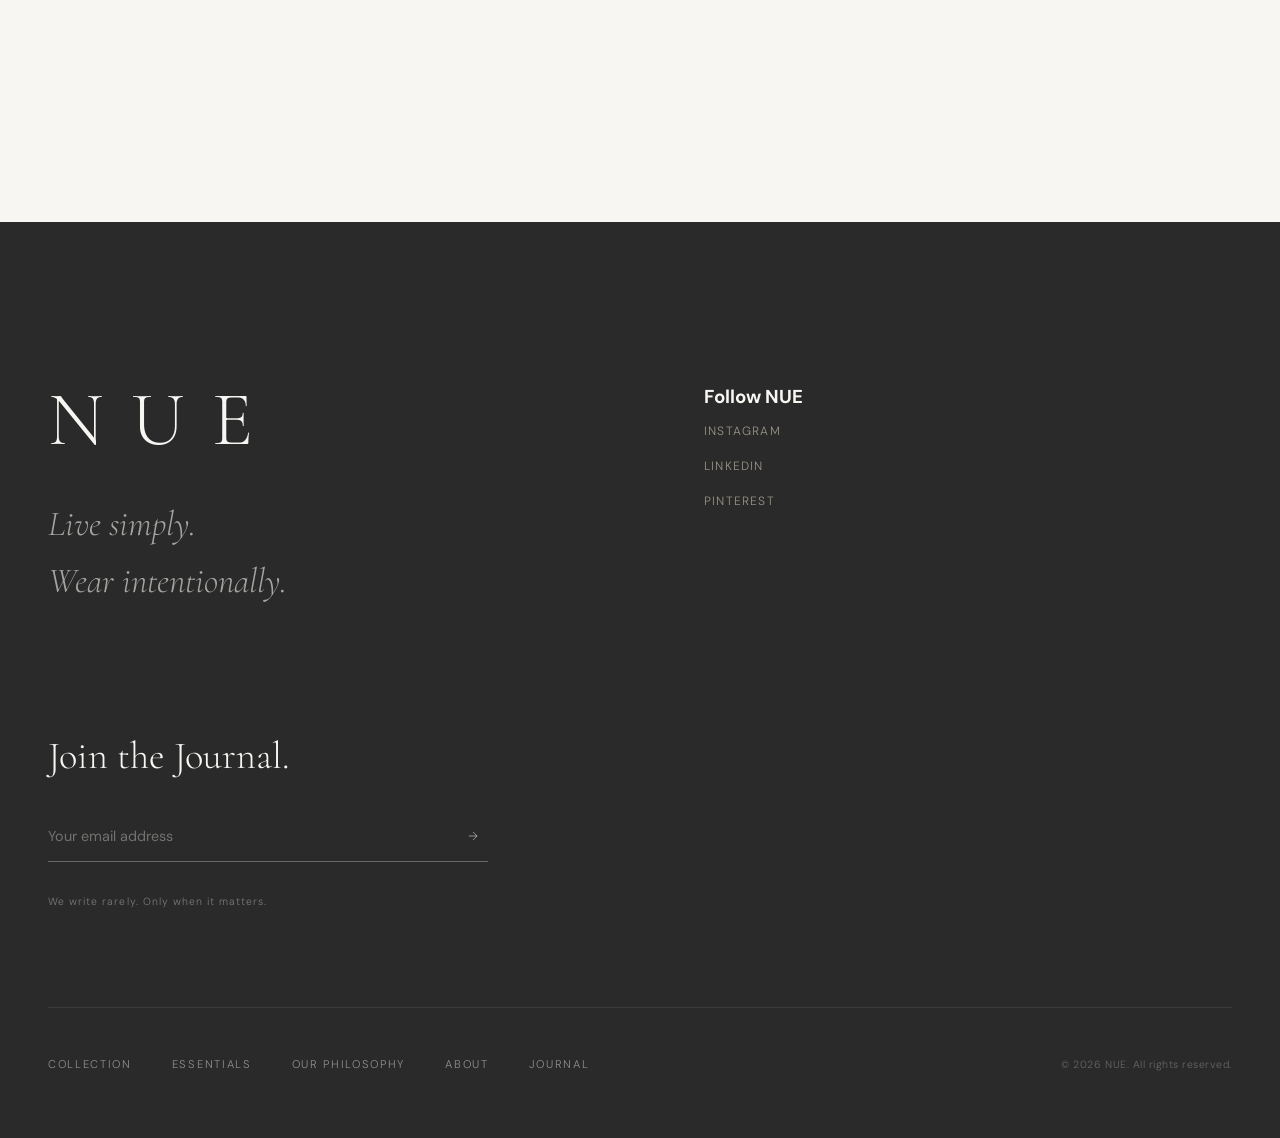
<file: philosophy.html>
<!DOCTYPE html>
<html lang="en">

<head>
  <meta charset="UTF-8" />
  <meta name="viewport" content="width=device-width, initial-scale=1.0" />
  <meta name="description"
    content="NUE — Our Philosophy. Wear the feeling, a more intentional way to live." />
  <meta name="keywords"
    content="NUE, minimal clothing, quiet luxury fashion, premium linen clothing, timeless wardrobe essentials, slow fashion" />
  <meta property="og:title" content="NUE — Our Philosophy" />
  <meta property="og:description" content="Wear the feeling, a more intentional way to live." />
  <title>NUE — Our Philosophy</title>
  <script type="text/javascript" data-cmp-ab="1"
    src="https://cdn.consentmanager.net/delivery/autoblocking/f2fa615c62540.js"
    data-cmp-host="b.delivery.consentmanager.net" data-cmp-cdn="cdn.consentmanager.net" data-cmp-codesrc="16"></script>
  <link rel="preconnect" href="https://fonts.googleapis.com" />
  <link rel="preconnect" href="https://fonts.gstatic.com" crossorigin />
  <link
    href="https://fonts.googleapis.com/css2?family=Cormorant+Garamond:ital,wght@0,300;0,400;0,500;1,300;1,400&family=DM+Sans:wght@200;300;400;500&family=Playfair+Display:ital,wght@0,300;1,300&display=swap"
    rel="stylesheet" />
  <link rel="stylesheet" href="style.css" />
</head>

<body>

  <!-- ===================== CUSTOM CURSOR ===================== -->
  <div id="cursor" class="cursor"></div>
  <div id="cursor-follower" class="cursor-follower"></div>

  <!-- ===================== LOADER ===================== -->
  <div id="loader" class="loader">
    <div class="loader-line"></div>
    <div class="loader-brand">NUE</div>
    <div class="loader-tagline">Our Philosophy</div>
  </div>

  <!-- ===================== NAVIGATION ===================== -->
  <nav id="nav" class="nav" role="navigation" aria-label="Main navigation">
    <div class="nav-logo"><a href="index.html#hero" aria-label="NUE Home">NUE</a></div>
    <div class="nav-toggle" id="nav-toggle" aria-label="Toggle menu" aria-expanded="false" role="button" tabindex="0">
      <span></span><span></span>
    </div>
    <ul class="nav-links" role="list">
      <li><a href="index.html#collection" class="nav-link" data-analytics-nav="Collection">Collection</a></li>
      <li><a href="index.html#essentials" class="nav-link" data-analytics-nav="Essentials">Essentials</a></li>
      <li><a href="philosophy.html" class="nav-link active" data-analytics-nav="Philosophy">Our Philosophy</a></li>
      <li><a href="index.html#about" class="nav-link" data-analytics-nav="About">About</a></li>
      <li><a href="index.html#journal" class="nav-link" data-analytics-nav="Journal">Journal</a></li>
    </ul>
    <div class="nav-actions">
      <button class="nav-icon-btn" id="search-btn" aria-label="Search">
        <svg width="18" height="18" viewBox="0 0 24 24" fill="none" stroke="currentColor" stroke-width="1.5">
          <circle cx="11" cy="11" r="8" />
          <path d="M21 21l-4.35-4.35" />
        </svg>
      </button>
      <a href="https://www.instagram.com/nue_clothing?utm_source=ig_web_button_share_sheet&igsh=ZDNlZDc0MzIxNw=="
        target="_blank" rel="noopener noreferrer" class="nav-icon-btn" id="instagram-link"
        aria-label="Follow NUE on Instagram">
        <svg width="18" height="18" viewBox="0 0 24 24" fill="none" stroke="currentColor" stroke-width="1.5"
          stroke-linecap="round" stroke-linejoin="round">
          <rect x="2" y="2" width="20" height="20" rx="5" ry="5" />
          <circle cx="12" cy="12" r="5" />
          <circle cx="17.5" cy="6.5" r="1.2" fill="currentColor" stroke="none" />
        </svg>
      </a>
      <a href="wishlist.html" class="nav-icon-btn" id="wishlist-nav-btn" aria-label="Wishlist" style="position:relative;">
        <svg width="18" height="18" viewBox="0 0 24 24" fill="none" stroke="currentColor" stroke-width="1.5">
          <path d="M20.84 4.61a5.5 5.5 0 0 0-7.78 0L12 5.67l-1.06-1.06a5.5 5.5 0 0 0-7.78 7.78l1.06 1.06L12 21.23l7.78-7.78 1.06-1.06a5.5 5.5 0 0 0 0-7.78z" />
        </svg>
        <span id="wishlist-count" class="cart-count">0</span>
      </a>
      <button class="nav-icon-btn" id="cart-btn" aria-label="Cart" style="position:relative;">
        <svg width="18" height="18" viewBox="0 0 24 24" fill="none" stroke="currentColor" stroke-width="1.5">
          <path d="M6 2L3 6v14a2 2 0 0 0 2 2h14a2 2 0 0 0 2-2V6l-3-4z" />
          <line x1="3" y1="6" x2="21" y2="6" />
          <path d="M16 10a4 4 0 0 1-8 0" />
        </svg>
        <span id="cart-count" class="cart-count">0</span>
      </button>
      <button class="lifestyle-mode-btn" id="lifestyle-toggle" aria-label="Toggle Lifestyle Mode">
        <span class="lifestyle-dot"></span> Lifestyle Mode
      </button>
    </div>
  </nav>

  <!-- ===================== MOBILE MENU ===================== -->
  <div class="mobile-menu" id="mobile-menu" aria-hidden="true">
    <div class="mobile-menu-inner">
      <ul role="list">
        <li><a href="index.html#collection" class="mobile-nav-link">Collection</a></li>
        <li><a href="index.html#essentials" class="mobile-nav-link">Essentials</a></li>
        <li><a href="philosophy.html" class="mobile-nav-link">Our Philosophy</a></li>
        <li><a href="index.html#about" class="mobile-nav-link">About</a></li>
        <li><a href="index.html#journal" class="mobile-nav-link">Journal</a></li>
      </ul>
      <div class="mobile-menu-footer">
        <p>Live simply.<br />Wear intentionally.</p>
      </div>
    </div>
  </div>

  <!-- ===================== SEARCH OVERLAY ===================== -->
  <div class="search-overlay" id="search-overlay" aria-hidden="true">
    <button class="overlay-close" id="search-close" aria-label="Close search">✕</button>
    <div class="search-inner">
      <p class="search-label">What are you looking for?</p>
      <input type="text" id="search-input" class="search-input" placeholder="Type to search..."
        aria-label="Search products" />
      <div class="search-results" id="search-results"></div>
    </div>
  </div>

  <!-- ===================== CART SIDEBAR ===================== -->
  <div class="cart-sidebar" id="cart-sidebar" aria-hidden="true">
    <div class="cart-sidebar-inner">
      <div class="cart-header">
        <h2>Your Selection</h2>
        <button class="cart-close" id="cart-close" aria-label="Close cart">✕</button>
      </div>
      <div class="cart-items" id="cart-items">
        <div class="cart-empty">
          <p>Your selection is empty.</p>
          <span>Begin curating your personal archive.</span>
        </div>
      </div>
      <div class="cart-footer" id="cart-footer" style="display:none;">
        <div class="cart-total">
          <span>Total</span>
          <span id="cart-total-price">₹0</span>
        </div>
        <div class="cart-drawer-buttons">
          <a href="cart.html" class="btn-primary" id="view-cart-btn"
            style="text-align:center; display:block; padding: 1rem 0; letter-spacing: 0.2em; font-size: 0.72rem; text-transform: uppercase; color: var(--charcoal); border: 1px solid var(--charcoal); background: var(--ivory); margin-bottom: 0.5rem;">View
            Cart</a>
          <a href="checkout.html" class="btn-primary" id="checkout-btn"
            style="text-align:center; display:block; padding: 1rem 0; letter-spacing: 0.2em; font-size: 0.72rem; text-transform: uppercase; color: var(--ivory); background: var(--charcoal);">Proceed
            to Checkout</a>
        </div>
        <p class="cart-note">Free shipping on all orders. Complimentary gift wrap available.</p>
      </div>
    </div>
  </div>
  <div class="cart-overlay" id="cart-overlay"></div>

  <!-- ===================== MAIN CONTENT ===================== -->
  <main class="philosophy-page-section">
    <!-- Hero Block -->
    <header class="philosophy-hero reveal">
      <div class="philosophy-brand">NUE</div>
      <h1 class="philosophy-tagline">Wear The Feeling.</h1>
      <h2 class="philosophy-tagline philosophy-tagline--italic">A More Intentional Way To Live.</h2>
    </header>

    <!-- Content Sections -->
    <div class="philosophy-layout">
      <!-- Image Column -->
      <div class="philosophy-image-wrap reveal">
        <img src="assets/images/about.webp" alt="NUE lifestyle raw linen hanging garment editorial" loading="lazy" />
      </div>

      <!-- Text Column -->
      <div class="philosophy-text-wrap">
        
        <section class="philosophy-section reveal">
          <span class="philosophy-num">01</span>
          <h3 class="philosophy-title">Why NUE Exists</h3>
          <p class="philosophy-para">
            NUE was conceived as a sanctuary of silence in a world dominated by constant aesthetic noise. We reject the systemic acceleration of the modern fashion cycle. Instead, we create garments that serve as a quiet canvas for identity—offering a sense of pause, structured grace, and ease.
          </p>
        </section>

        <section class="philosophy-section reveal">
          <span class="philosophy-num">02</span>
          <h3 class="philosophy-title">Quiet Luxury</h3>
          <p class="philosophy-para">
            Luxury is not announced; it is felt. For us, quiet luxury represents the supreme details that are hidden from the eye but distinct to the touch. It is the texture of raw, unbleached flax, the perfect clean lines of internal seams, and the absolute absence of exterior branding. The emphasis remains entirely on the wearer, not the label.
          </p>
        </section>

        <section class="philosophy-section reveal">
          <span class="philosophy-num">03</span>
          <h3 class="philosophy-title">Intentional Dressing</h3>
          <p class="philosophy-para">
            We dress to declare our focus. Intentional dressing is the practice of selecting garments with conscious choice, valuing tactile feedback, physical comfort, and aesthetic restraint. By introducing simplicity to the wardrobe, we introduce clarity to life.
          </p>
        </section>

        <section class="philosophy-section reveal">
          <span class="philosophy-num">04</span>
          <h3 class="philosophy-title">Timeless Wardrobe Philosophy</h3>
          <p class="philosophy-para">
            NUE garments are built as permanent archives. We select fabrics like high-grade organic linen, cotton, and mulberry silk that develop a richer character with age and wear. We design silhouettes that exist outside of trends, ensuring that what you buy today remains relevant, elegant, and cherished a decade from now.
          </p>
        </section>

      </div>
    </div>
  </main>

  <!-- ===================== FOOTER ===================== -->
  <footer class="footer" role="contentinfo" id="footer">
    <div class="footer-container">
      <div class="footer-brand-column">
        <div class="footer-logo" data-analytics-footer="logo">NUE</div>
        <div class="footer-statement-block">
          <p class="footer-statement-line">Live simply.</p>
          <p class="footer-statement-line">Wear intentionally.</p>
        </div>
      </div>
      
      <div class="footer-social-column">
        <h3 class="footer-column-title">Follow NUE</h3>
        <ul class="footer-social-list" style="list-style:none; padding:0; margin:0; line-height:2.2;">
          <li><a href="https://www.instagram.com/nue_clothing?utm_source=ig_web_button_share_sheet&igsh=ZDNlZDc0MzIxNw==" target="_blank" rel="noopener noreferrer" class="footer-social-link" data-analytics-footer="Instagram" style="font-size:0.75rem; letter-spacing:0.1em; color:var(--stone); text-transform:uppercase; transition:color 0.2s;">Instagram</a></li>
          <li><a href="https://linkedin.com" target="_blank" rel="noopener noreferrer" class="footer-social-link" data-analytics-footer="LinkedIn" style="font-size:0.75rem; letter-spacing:0.1em; color:var(--stone); text-transform:uppercase; transition:color 0.2s;">LinkedIn</a></li>
          <li><a href="https://pinterest.com" target="_blank" rel="noopener noreferrer" class="footer-social-link" data-analytics-footer="Pinterest" style="font-size:0.75rem; letter-spacing:0.1em; color:var(--stone); text-transform:uppercase; transition:color 0.2s;">Pinterest</a></li>
        </ul>
      </div>

      <div class="footer-journal-column">
        <h3 class="footer-journal-title">Join the Journal.</h3>
        <form class="footer-newsletter-form" id="newsletter-form" novalidate data-analytics="newsletter_signup">
          <div class="footer-input-wrap">
            <input type="email" class="footer-newsletter-input" id="newsletter-email" placeholder="Your email address"
              aria-label="Email address" required />
            <button type="submit" class="footer-newsletter-submit" aria-label="Subscribe to journal">
              <svg width="14" height="14" viewBox="0 0 24 24" fill="none" stroke="currentColor" stroke-width="1.5">
                <line x1="5" y1="12" x2="19" y2="12" />
                <polyline points="12 5 19 12 12 19" />
              </svg>
            </button>
          </div>
        </form>
        <p class="footer-newsletter-note">We write rarely. Only when it matters.</p>
      </div>
    </div>
    <div class="footer-bottom-bar">
      <nav class="footer-links" aria-label="Footer links navigation">
        <a href="index.html#collection" class="footer-link" data-analytics-footer="Collection">Collection</a>
        <a href="index.html#essentials" class="footer-link" data-analytics-footer="Essentials">Essentials</a>
        <a href="philosophy.html" class="footer-link" data-analytics-footer="Philosophy">Our Philosophy</a>
        <a href="index.html#about" class="footer-link" data-analytics-footer="About">About</a>
        <a href="index.html#journal" class="footer-link" data-analytics-footer="Journal">Journal</a>
      </nav>
      <div class="footer-copyright">
        <p>© 2026 NUE. All rights reserved.</p>
      </div>
    </div>
  </footer>

  <!-- ===================== QUICK VIEW MODAL ===================== -->
  <div class="quickview-modal" id="quickview-modal" role="dialog" aria-modal="true" aria-label="Product quick view"
    aria-hidden="true">
    <button class="modal-close" id="modal-close" aria-label="Close product view">✕</button>
    <div class="quickview-inner">
      <div class="quickview-gallery" id="qv-gallery"></div>
      <div class="quickview-details" id="qv-details"></div>
    </div>
  </div>
  <div class="modal-overlay" id="modal-overlay"></div>

  <!-- ===================== LIFESTYLE MODE OVERLAY ===================== -->
  <div class="lifestyle-mode-overlay" id="lifestyle-mode" aria-hidden="true">
    <div class="lm-close-area">
      <button class="lm-exit" id="lm-exit" aria-label="Exit lifestyle mode">Exit Experience</button>
    </div>
    <div class="lm-slide active" id="lm-s1">
      <img src="assets/images/lifestyle.webp" alt="Morning ritual" />
      <div class="lm-text">
        <p>Morning.</p>
        <span>The ritual before the world begins.</span>
      </div>
    </div>
    <div class="lm-slide" id="lm-s2">
      <img src="assets/images/about.webp" alt="Quiet moment" />
      <div class="lm-text">
        <p>Presence.</p>
        <span>In an empty room. In a full life.</span>
      </div>
    </div>
    <div class="lm-slide" id="lm-s3">
      <img src="assets/images/product1.webp" alt="The garment" />
      <div class="lm-text">
        <p>The coat.</p>
        <span>Unstructured. Undyed. Unapologetic.</span>
      </div>
    </div>
    <div class="lm-slide" id="lm-s4">
      <img src="assets/images/journal.webp" alt="Quiet creativity" />
      <div class="lm-text">
        <p>Creating.</p>
        <span>With intention. Without noise.</span>
      </div>
    </div>
    <div class="lm-nav">
      <button class="lm-prev" id="lm-prev" aria-label="Previous slide">←</button>
      <div class="lm-dots">
        <span class="lm-dot active" data-slide="0"></span>
        <span class="lm-dot" data-slide="1"></span>
        <span class="lm-dot" data-slide="2"></span>
        <span class="lm-dot" data-slide="3"></span>
      </div>
      <button class="lm-next" id="lm-next" aria-label="Next slide">→</button>
    </div>
  </div>

  <!-- ===================== TOAST NOTIFICATION ===================== -->
  <div class="toast" id="toast" aria-live="polite" aria-atomic="true"></div>

  <!-- Google tag (gtag.js) -->
  <script async src="https://www.googletagmanager.com/gtag/js?id=G-NC0Y1CT7W2"></script>
  <script>
    window.dataLayer = window.dataLayer || [];
    function gtag() { dataLayer.push(arguments); }
    gtag('js', new Date());
    gtag('config', 'G-NC0Y1CT7W2');
  </script>
  <script src="script.js"></script>
</body>

</html>
</file>
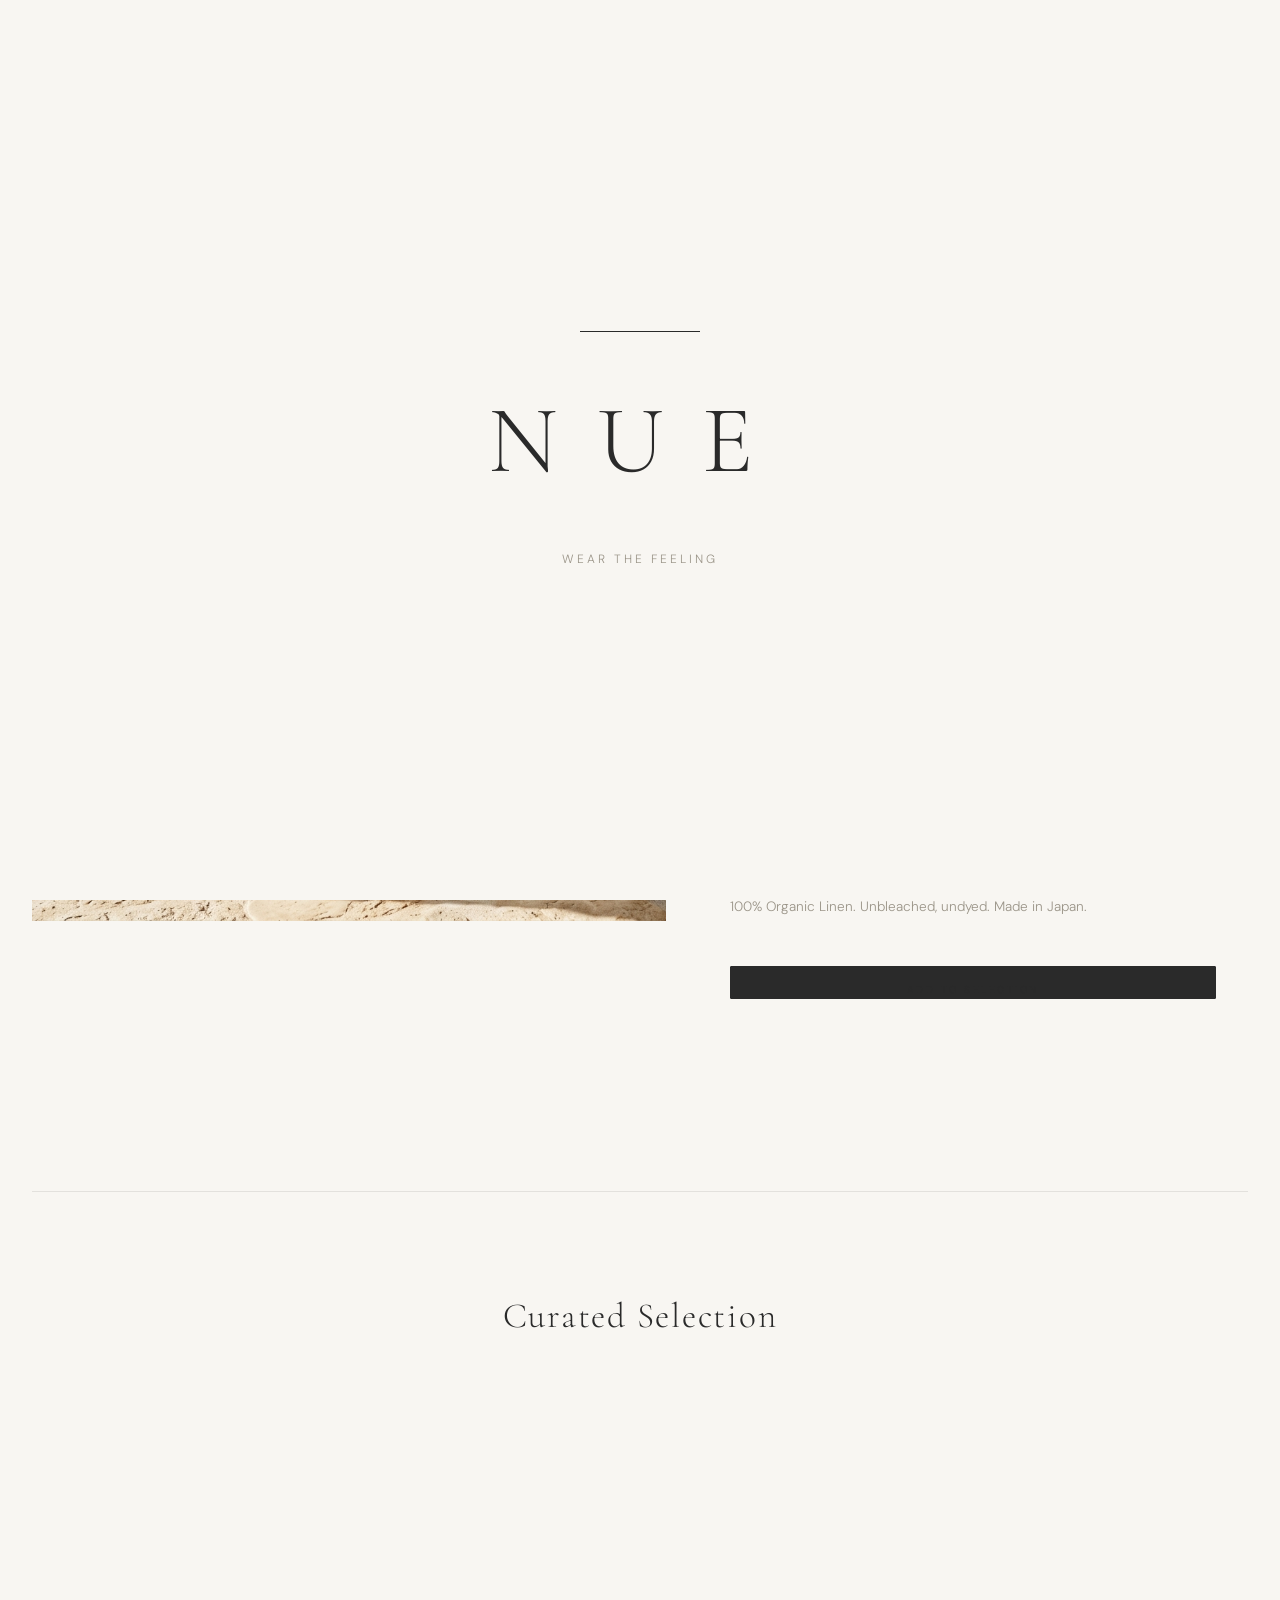
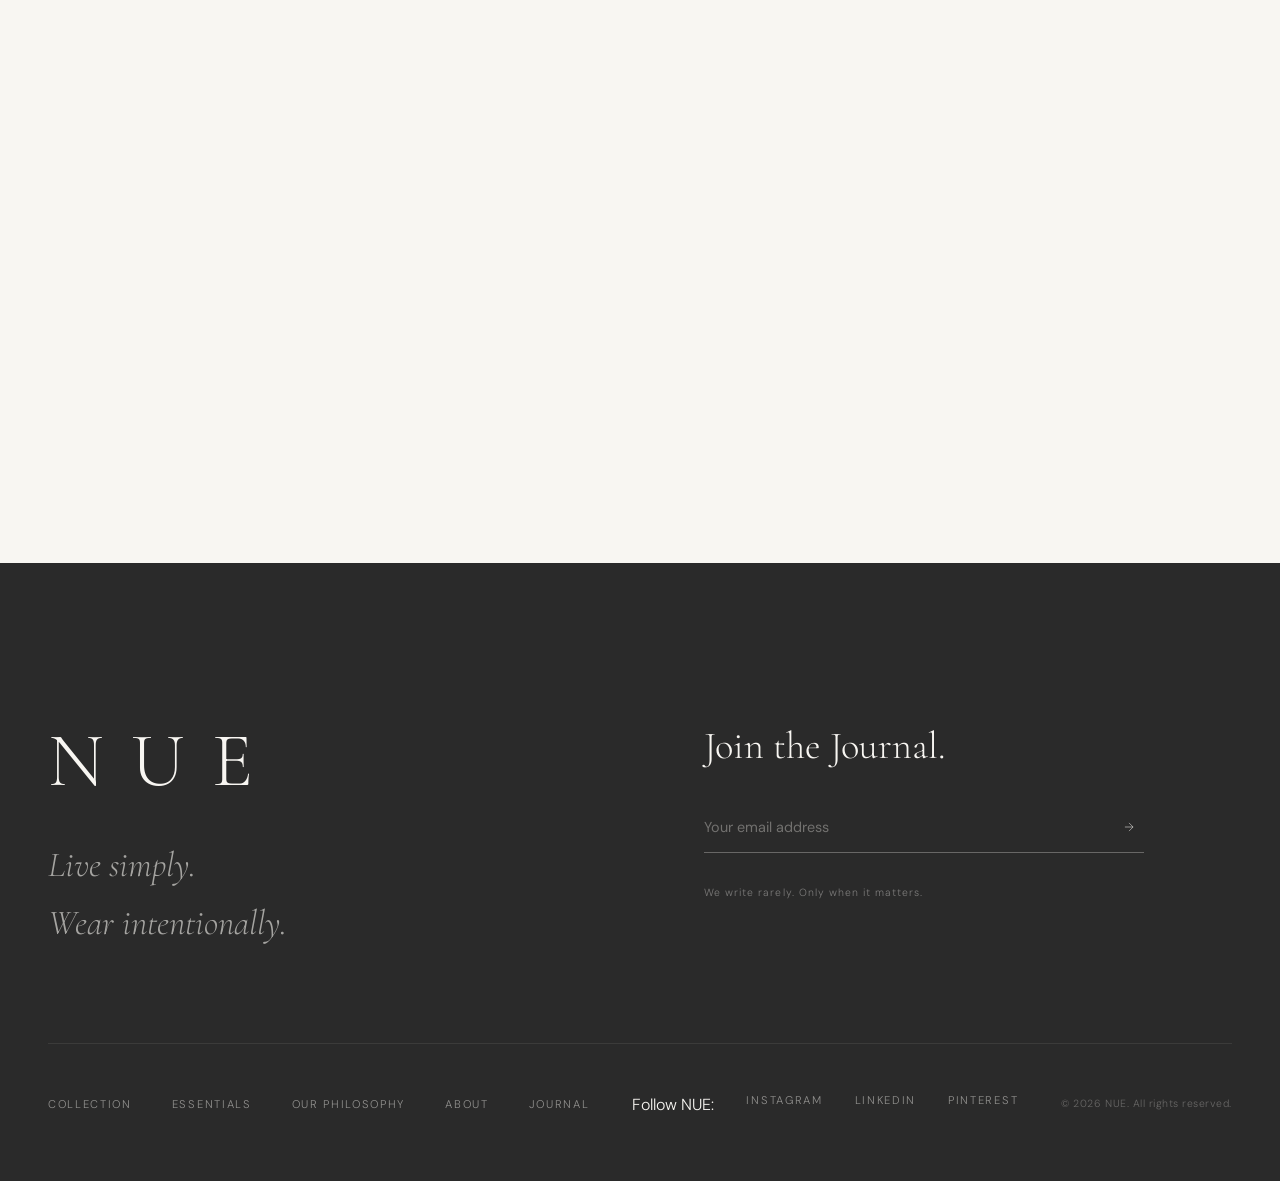
<file: product.html>
<!DOCTYPE html>
<html lang="en">

<head>
  <meta charset="UTF-8" />
  <meta name="viewport" content="width=device-width, initial-scale=1.0" />
  <meta name="description"
    content="NUE — Wear The Feeling. Product details and sizing for our curated minimal clothing line." />
  <meta name="keywords"
    content="NUE, minimal fashion, timeless clothing, lifestyle brand, slow fashion, luxury minimal" />
  <meta property="og:title" content="NUE — Product Details" />
  <meta property="og:description" content="Step into the world of NUE. Clothes are temporary. Identity is not." />
  <title>NUE — Wear The Feeling</title>
  <script type="text/javascript" data-cmp-ab="1"
    src="https://cdn.consentmanager.net/delivery/autoblocking/f2fa615c62540.js"
    data-cmp-host="b.delivery.consentmanager.net" data-cmp-cdn="cdn.consentmanager.net" data-cmp-codesrc="16"></script>
  <link rel="preconnect" href="https://fonts.googleapis.com" />
  <link rel="preconnect" href="https://fonts.gstatic.com" crossorigin />
  <link
    href="https://fonts.googleapis.com/css2?family=Cormorant+Garamond:ital,wght@0,300;0,400;0,500;1,300;1,400&family=DM+Sans:wght@200;300;400;500&family=Playfair+Display:ital,wght@0,300;1,300&display=swap"
    rel="stylesheet" />
  <link rel="stylesheet" href="style.css" />
</head>

<body>

  <!-- ===================== CUSTOM CURSOR ===================== -->
  <div id="cursor" class="cursor"></div>
  <div id="cursor-follower" class="cursor-follower"></div>

  <!-- ===================== LOADER ===================== -->
  <div id="loader" class="loader">
    <div class="loader-line"></div>
    <div class="loader-brand">NUE</div>
    <div class="loader-tagline">Wear The Feeling</div>
  </div>

  <!-- ===================== NAVIGATION ===================== -->
  <nav id="nav" class="nav" role="navigation" aria-label="Main navigation">
    <div class="nav-logo"><a href="index.html#hero" aria-label="NUE Home">NUE</a></div>
    <div class="nav-toggle" id="nav-toggle" aria-label="Toggle menu" aria-expanded="false" role="button" tabindex="0">
      <span></span><span></span>
    </div>
    <ul class="nav-links" role="list">
      <li><a href="index.html#collection" class="nav-link" data-analytics-nav="Collection">Collection</a></li>
      <li><a href="index.html#essentials" class="nav-link" data-analytics-nav="Essentials">Essentials</a></li>
      <li><a href="philosophy.html" class="nav-link" data-analytics-nav="Philosophy">Our Philosophy</a></li>
      <li><a href="index.html#about" class="nav-link" data-analytics-nav="About">About</a></li>
      <li><a href="index.html#journal" class="nav-link" data-analytics-nav="Journal">Journal</a></li>
    </ul>
    <div class="nav-actions">
      <button class="nav-icon-btn" id="search-btn" aria-label="Search">
        <svg width="18" height="18" viewBox="0 0 24 24" fill="none" stroke="currentColor" stroke-width="1.5">
          <circle cx="11" cy="11" r="8" />
          <path d="M21 21l-4.35-4.35" />
        </svg>
      </button>
      <a href="https://www.instagram.com/nue_clothing?utm_source=ig_web_button_share_sheet&igsh=ZDNlZDc0MzIxNw=="
        target="_blank" rel="noopener noreferrer" class="nav-icon-btn" id="instagram-link"
        aria-label="Follow NUE on Instagram">
        <svg width="18" height="18" viewBox="0 0 24 24" fill="none" stroke="currentColor" stroke-width="1.5"
          stroke-linecap="round" stroke-linejoin="round">
          <rect x="2" y="2" width="20" height="20" rx="5" ry="5" />
          <circle cx="12" cy="12" r="5" />
          <circle cx="17.5" cy="6.5" r="1.2" fill="currentColor" stroke="none" />
        </svg>
      </a>
      <button class="nav-icon-btn" id="cart-btn" aria-label="Cart" style="position:relative;">
        <svg width="18" height="18" viewBox="0 0 24 24" fill="none" stroke="currentColor" stroke-width="1.5">
          <path d="M6 2L3 6v14a2 2 0 0 0 2 2h14a2 2 0 0 0 2-2V6l-3-4z" />
          <line x1="3" y1="6" x2="21" y2="6" />
          <path d="M16 10a4 4 0 0 1-8 0" />
        </svg>
        <span id="cart-count" class="cart-count">0</span>
      </button>
      <button class="lifestyle-mode-btn" id="lifestyle-toggle" aria-label="Toggle Lifestyle Mode">
        <span class="lifestyle-dot"></span> Lifestyle Mode
      </button>
    </div>
  </nav>

  <!-- ===================== MOBILE MENU ===================== -->
  <div class="mobile-menu" id="mobile-menu" aria-hidden="true">
    <div class="mobile-menu-inner">
      <ul role="list">
        <li><a href="index.html#collection" class="mobile-nav-link">Collection</a></li>
        <li><a href="index.html#essentials" class="mobile-nav-link">Essentials</a></li>
        <li><a href="philosophy.html" class="mobile-nav-link">Our Philosophy</a></li>
        <li><a href="index.html#about" class="mobile-nav-link">About</a></li>
        <li><a href="index.html#journal" class="mobile-nav-link">Journal</a></li>
      </ul>
      <div class="mobile-menu-footer">
        <p>Live simply.<br />Wear intentionally.</p>
      </div>
    </div>
  </div>

  <!-- ===================== SEARCH OVERLAY ===================== -->
  <div class="search-overlay" id="search-overlay" aria-hidden="true">
    <button class="overlay-close" id="search-close" aria-label="Close search">✕</button>
    <div class="search-inner">
      <p class="search-label">What are you looking for?</p>
      <input type="text" id="search-input" class="search-input" placeholder="Type to search..."
        aria-label="Search products" />
      <div class="search-results" id="search-results"></div>
    </div>
  </div>

  <!-- ===================== CART SIDEBAR ===================== -->
  <div class="cart-sidebar" id="cart-sidebar" aria-hidden="true">
    <div class="cart-sidebar-inner">
      <div class="cart-header">
        <h2>Your Selection</h2>
        <button class="cart-close" id="cart-close" aria-label="Close cart">✕</button>
      </div>
      <div class="cart-items" id="cart-items">
        <div class="cart-empty">
          <p>Your selection is empty.</p>
          <span>Begin curating your personal archive.</span>
        </div>
      </div>
      <div class="cart-footer" id="cart-footer" style="display:none;">
        <div class="cart-total">
          <span>Total</span>
          <span id="cart-total-price">₹0</span>
        </div>
        <div class="cart-drawer-buttons">
          <a href="cart.html" class="btn-primary" id="view-cart-btn"
            style="text-align:center; display:block; padding: 1rem 0; letter-spacing: 0.2em; font-size: 0.72rem; text-transform: uppercase; color: var(--charcoal); border: 1px solid var(--charcoal); background: var(--ivory); margin-bottom: 0.5rem;">View
            Cart</a>
          <a href="checkout.html" class="btn-primary" id="checkout-btn"
            style="text-align:center; display:block; padding: 1rem 0; letter-spacing: 0.2em; font-size: 0.72rem; text-transform: uppercase; color: var(--ivory); background: var(--charcoal);">Proceed
            to Checkout</a>
        </div>
        <p class="cart-note">Free shipping on all orders. Complimentary gift wrap available.</p>
      </div>
    </div>
  </div>
  <div class="cart-overlay" id="cart-overlay"></div>

  <!-- ===================== PRODUCT DETAIL CONTAINER ===================== -->
  <main id="product-detail-container">
    <section class="product-detail-section">
      <a href="index.html#collection" class="continue-shopping-btn" aria-label="Return to Collection">
        <svg width="12" height="12" viewBox="0 0 24 24" fill="none" stroke="currentColor" stroke-width="2"
          stroke-linecap="round" stroke-linejoin="round" style="transform: scaleX(-1);">
          <line x1="5" y1="12" x2="19" y2="12" />
          <polyline points="12 5 19 12 12 19" />
        </svg>
        Continue Shopping
      </a>
      <div class="product-detail-grid">
        <!-- Gallery Column -->
        <div class="product-detail-gallery" id="p-gallery">
          <!-- Dynamically injected main product image -->
        </div>

        <!-- Info Column -->
        <div class="product-detail-info">
          <p class="p-category" id="p-category">Category</p>
          <p class="p-collection-tag" id="p-collection">Collection</p>
          <h1 class="p-title" id="p-name">Product Name</h1>
          <p class="p-price" id="p-price">₹0</p>
          <p class="p-description" id="p-desc">A curated collection of quiet essentials, designed to endure.</p>
          
          <div class="p-lifestyle-section" style="margin-bottom: 1.5rem;">
            <p class="p-section-title">Lifestyle</p>
            <p class="p-lifestyle-info" id="p-lifestyle" style="font-style: italic;">Lifestyle context</p>
          </div>

          <!-- Size Selector -->
          <div class="p-sizes-selector">
            <p class="p-section-title">Select Size</p>
            <div class="p-sizes-grid" id="p-sizes">
              <!-- Dynamically injected size buttons -->
            </div>
          </div>

          <!-- Material Info -->
          <div class="p-material-selector">
            <p class="p-section-title">Material & Care</p>
            <p class="p-material-info" id="p-material">Selected premium natural fibers, ethically sourced and crafted.</p>
          </div>

          <!-- Action Buttons -->
          <div class="p-actions">
            <button class="btn-primary p-add-button add-to-cart" id="p-add-btn" data-id="" data-name="" data-price="">
              <span>Add to Selection</span>
            </button>
            <button class="p-wishlist-button wishlist-btn-card" id="p-wishlist-btn" data-id=""
              aria-label="Add to wishlist" title="Add to wishlist">
              <svg width="18" height="18" viewBox="0 0 24 24" fill="none" stroke="currentColor" stroke-width="1.5">
                <path
                  d="M20.84 4.61a5.5 5.5 0 0 0-7.78 0L12 5.67l-1.06-1.06a5.5 5.5 0 0 0-7.78 7.78l1.06 1.06L12 21.23l7.78-7.78 1.06-1.06a5.5 5.5 0 0 0 0-7.78z" />
              </svg>
            </button>
          </div>
        </div>
      </div>

      <!-- Related Products Grid -->
      <div class="related-products-section">
        <h2 class="related-title">Curated Selection</h2>
        <div class="related-grid" id="related-grid">
          <!-- Dynamically injected other 3 products -->
        </div>
      </div>
    </section>
  </main>

  <!-- ===================== FOOTER ===================== -->
  <footer class="footer" role="contentinfo" id="footer">
    <div class="footer-container">
      <div class="footer-brand-column">
        <div class="footer-logo" data-analytics-footer="logo">NUE</div>
        <div class="footer-statement-block">
          <p class="footer-statement-line">Live simply.</p>
          <p class="footer-statement-line">Wear intentionally.</p>
        </div>
      </div>
      <div class="footer-journal-column">
        <h3 class="footer-journal-title">Join the Journal.</h3>
        <form class="footer-newsletter-form" id="newsletter-form" novalidate data-analytics="newsletter_signup">
          <div class="footer-input-wrap">
            <input type="email" class="footer-newsletter-input" id="newsletter-email" placeholder="Your email address"
              aria-label="Email address" required />
            <button type="submit" class="footer-newsletter-submit" aria-label="Subscribe to journal">
              <svg width="14" height="14" viewBox="0 0 24 24" fill="none" stroke="currentColor" stroke-width="1.5">
                <line x1="5" y1="12" x2="19" y2="12" />
                <polyline points="12 5 19 12 12 19" />
              </svg>
            </button>
          </div>
        </form>
        <p class="footer-newsletter-note">We write rarely. Only when it matters.</p>
      </div>
    </div>
    <div class="footer-bottom-bar">
      <nav class="footer-links" aria-label="Footer links navigation">
        <a href="index.html#collection" class="footer-link" data-analytics-footer="Collection">Collection</a>
        <a href="index.html#essentials" class="footer-link" data-analytics-footer="Essentials">Essentials</a>
        <a href="philosophy.html" class="footer-link" data-analytics-footer="Philosophy">Our Philosophy</a>
        <a href="index.html#about" class="footer-link" data-analytics-footer="About">About</a>
        <a href="index.html#journal" class="footer-link" data-analytics-footer="Journal">Journal</a>
      </nav>
      <div class="footer-social-links">
        <span class="footer-social-label">Follow NUE:</span>
        <a href="https://www.instagram.com/nue_clothing?utm_source=ig_web_button_share_sheet&igsh=ZDNlZDc0MzIxNw==" target="_blank" rel="noopener noreferrer" class="footer-social-link" data-analytics-footer="Instagram">Instagram</a>
        <a href="https://linkedin.com" target="_blank" rel="noopener noreferrer" class="footer-social-link" data-analytics-footer="LinkedIn">LinkedIn</a>
        <a href="#" class="footer-social-link" data-analytics-footer="Pinterest">Pinterest</a>
      </div>
      <div class="footer-copyright">
        <p>© 2026 NUE. All rights reserved.</p>
      </div>
    </div>
  </footer>

  <!-- ===================== QUICK VIEW MODAL ===================== -->
  <div class="quickview-modal" id="quickview-modal" role="dialog" aria-modal="true" aria-label="Product quick view"
    aria-hidden="true">
    <button class="modal-close" id="modal-close" aria-label="Close product view">✕</button>
    <div class="quickview-inner">
      <div class="quickview-gallery" id="qv-gallery"></div>
      <div class="quickview-details" id="qv-details"></div>
    </div>
  </div>
  <div class="modal-overlay" id="modal-overlay"></div>

  <!-- ===================== LIFESTYLE MODE OVERLAY ===================== -->
  <div class="lifestyle-mode-overlay" id="lifestyle-mode" aria-hidden="true">
    <div class="lm-close-area">
      <button class="lm-exit" id="lm-exit" aria-label="Exit lifestyle mode">Exit Experience</button>
    </div>
    <div class="lm-slide active" id="lm-s1">
      <img src="assets/images/lifestyle.webp" alt="Morning ritual" />
      <div class="lm-text">
        <p>Morning.</p>
        <span>The ritual before the world begins.</span>
      </div>
    </div>
    <div class="lm-slide" id="lm-s2">
      <img src="assets/images/about.webp" alt="Quiet moment" />
      <div class="lm-text">
        <p>Presence.</p>
        <span>In an empty room. In a full life.</span>
      </div>
    </div>
    <div class="lm-slide" id="lm-s3">
      <img src="assets/images/product1.webp" alt="The garment" />
      <div class="lm-text">
        <p>The coat.</p>
        <span>Unstructured. Undyed. Unapologetic.</span>
      </div>
    </div>
    <div class="lm-slide" id="lm-s4">
      <img src="assets/images/journal.webp" alt="Quiet creativity" />
      <div class="lm-text">
        <p>Creating.</p>
        <span>With intention. Without noise.</span>
      </div>
    </div>
    <div class="lm-nav">
      <button class="lm-prev" id="lm-prev" aria-label="Previous slide">←</button>
      <div class="lm-dots">
        <span class="lm-dot active" data-slide="0"></span>
        <span class="lm-dot" data-slide="1"></span>
        <span class="lm-dot" data-slide="2"></span>
        <span class="lm-dot" data-slide="3"></span>
      </div>
      <button class="lm-next" id="lm-next" aria-label="Next slide">→</button>
    </div>
  </div>

  <!-- ===================== TOAST NOTIFICATION ===================== -->
  <div class="toast" id="toast" aria-live="polite" aria-atomic="true"></div>

  <!-- Google tag (gtag.js) -->
  <script async src="https://www.googletagmanager.com/gtag/js?id=G-NC0Y1CT7W2"></script>
  <script>
    window.dataLayer = window.dataLayer || [];
    function gtag() { dataLayer.push(arguments); }
    gtag('js', new Date());
    gtag('config', 'G-NC0Y1CT7W2');
  </script>
  <script src="script.js"></script>
</body>

</html>
</file>
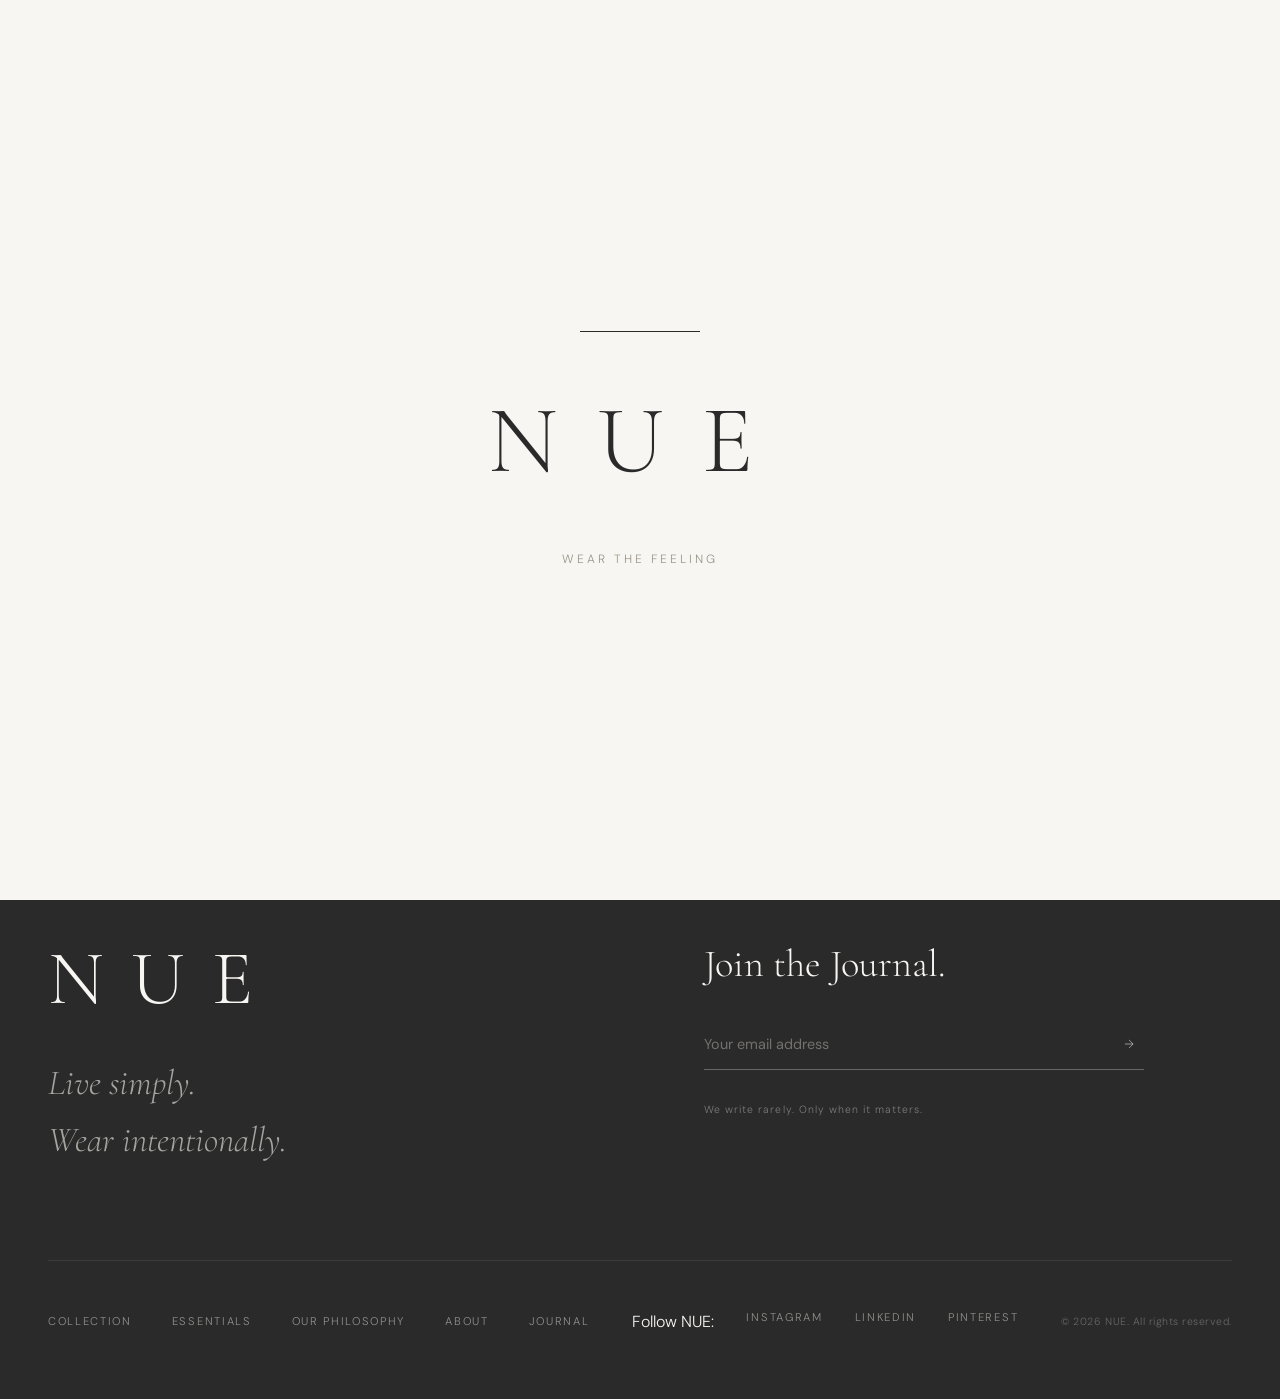
<file: success.html>
<!DOCTYPE html>
<html lang="en">

<head>
  <meta charset="UTF-8" />
  <meta name="viewport" content="width=device-width, initial-scale=1.0" />
  <meta name="description" content="NUE — Request Received. Thank you for your interest." />
  <meta name="keywords" content="NUE, minimal fashion, slow fashion" />
  <title>NUE — Request Received</title>
  <link rel="preconnect" href="https://fonts.googleapis.com" />
  <link rel="preconnect" href="https://fonts.gstatic.com" crossorigin />
  <link
    href="https://fonts.googleapis.com/css2?family=Cormorant+Garamond:ital,wght@0,300;0,400;0,500;1,300;1,400&family=DM+Sans:wght@200;300;400;500&display=swap"
    rel="stylesheet" />
  <link rel="stylesheet" href="style.css" />
</head>

<body>

  <!-- ===================== CUSTOM CURSOR ===================== -->
  <div id="cursor" class="cursor"></div>
  <div id="cursor-follower" class="cursor-follower"></div>

  <!-- ===================== LOADER ===================== -->
  <div id="loader" class="loader">
    <div class="loader-line"></div>
    <div class="loader-brand">NUE</div>
    <div class="loader-tagline">Wear The Feeling</div>
  </div>

  <!-- ===================== NAVIGATION ===================== -->
  <nav id="nav" class="nav" role="navigation" aria-label="Main navigation">
    <div class="nav-logo"><a href="index.html#hero" aria-label="NUE Home">NUE</a></div>
    <div class="nav-toggle" id="nav-toggle" aria-label="Toggle menu" aria-expanded="false" role="button" tabindex="0">
      <span></span><span></span>
    </div>
    <ul class="nav-links" role="list">
      <li><a href="index.html#collection" class="nav-link" data-analytics-nav="Collection">Collection</a></li>
      <li><a href="index.html#essentials" class="nav-link" data-analytics-nav="Essentials">Essentials</a></li>
      <li><a href="philosophy.html" class="nav-link" data-analytics-nav="Philosophy">Our Philosophy</a></li>
      <li><a href="index.html#about" class="nav-link" data-analytics-nav="About">About</a></li>
      <li><a href="index.html#journal" class="nav-link" data-analytics-nav="Journal">Journal</a></li>
    </ul>
    <div class="nav-actions">
      <button class="nav-icon-btn" id="search-btn" aria-label="Search">
        <svg width="18" height="18" viewBox="0 0 24 24" fill="none" stroke="currentColor" stroke-width="1.5">
          <circle cx="11" cy="11" r="8" />
          <path d="M21 21l-4.35-4.35" />
        </svg>
      </button>
      <a href="https://www.instagram.com/nue_clothing?utm_source=ig_web_button_share_sheet&igsh=ZDNlZDc0MzIxNw=="
        target="_blank" rel="noopener noreferrer" class="nav-icon-btn" id="instagram-link"
        aria-label="Follow NUE on Instagram">
        <svg width="18" height="18" viewBox="0 0 24 24" fill="none" stroke="currentColor" stroke-width="1.5"
          stroke-linecap="round" stroke-linejoin="round">
          <rect x="2" y="2" width="20" height="20" rx="5" ry="5" />
          <circle cx="12" cy="12" r="5" />
          <circle cx="17.5" cy="6.5" r="1.2" fill="currentColor" stroke="none" />
        </svg>
      </a>
      <button class="nav-icon-btn" id="cart-btn" aria-label="Cart" style="position:relative;">
        <svg width="18" height="18" viewBox="0 0 24 24" fill="none" stroke="currentColor" stroke-width="1.5">
          <path d="M6 2L3 6v14a2 2 0 0 0 2 2h14a2 2 0 0 0 2-2V6l-3-4z" />
          <line x1="3" y1="6" x2="21" y2="6" />
          <path d="M16 10a4 4 0 0 1-8 0" />
        </svg>
        <span id="cart-count" class="cart-count">0</span>
      </button>
      <button class="lifestyle-mode-btn" id="lifestyle-toggle" aria-label="Toggle Lifestyle Mode">
        <span class="lifestyle-dot"></span> Lifestyle Mode
      </button>
    </div>
  </nav>

  <!-- ===================== MOBILE MENU ===================== -->
  <div class="mobile-menu" id="mobile-menu" aria-hidden="true">
    <div class="mobile-menu-inner">
      <ul role="list">
        <li><a href="index.html#collection" class="mobile-nav-link">Collection</a></li>
        <li><a href="index.html#essentials" class="mobile-nav-link">Essentials</a></li>
        <li><a href="philosophy.html" class="mobile-nav-link">Our Philosophy</a></li>
        <li><a href="index.html#about" class="mobile-nav-link">About</a></li>
        <li><a href="index.html#journal" class="mobile-nav-link">Journal</a></li>
      </ul>
      <div class="mobile-menu-footer">
        <p>Live simply.<br />Wear intentionally.</p>
      </div>
    </div>
  </div>

  <!-- ===================== SEARCH OVERLAY ===================== -->
  <div class="search-overlay" id="search-overlay" aria-hidden="true">
    <button class="overlay-close" id="search-close" aria-label="Close search">✕</button>
    <div class="search-inner">
      <p class="search-label">What are you looking for?</p>
      <input type="text" id="search-input" class="search-input" placeholder="Type to search..."
        aria-label="Search products" />
      <div class="search-results" id="search-results"></div>
    </div>
  </div>

  <!-- ===================== CART SIDEBAR ===================== -->
  <div class="cart-sidebar" id="cart-sidebar" aria-hidden="true">
    <div class="cart-sidebar-inner">
      <div class="cart-header">
        <h2>Your Selection</h2>
        <button class="cart-close" id="cart-close" aria-label="Close cart">✕</button>
      </div>
      <div class="cart-items" id="cart-items">
        <div class="cart-empty">
          <p>Your selection is empty.</p>
          <span>Begin curating your personal archive.</span>
        </div>
      </div>
      <div class="cart-footer" id="cart-footer" style="display:none;">
        <div class="cart-total">
          <span>Total</span>
          <span id="cart-total-price">₹0</span>
        </div>
        <div class="cart-drawer-buttons">
          <a href="cart.html" class="btn-primary" id="view-cart-btn"
            style="text-align:center; display:block; padding: 1rem 0; letter-spacing: 0.2em; font-size: 0.72rem; text-transform: uppercase; color: var(--charcoal); border: 1px solid var(--charcoal); background: var(--ivory); margin-bottom: 0.5rem;">View
            Cart</a>
          <a href="checkout.html" class="btn-primary" id="checkout-btn"
            style="text-align:center; display:block; padding: 1rem 0; letter-spacing: 0.2em; font-size: 0.72rem; text-transform: uppercase; color: var(--ivory); background: var(--charcoal);">Proceed
            to Checkout</a>
        </div>
        <p class="cart-note">Free shipping on all orders. Complimentary gift wrap available.</p>
      </div>
    </div>
  </div>
  <div class="cart-overlay" id="cart-overlay"></div>

  <!-- ===================== SUCCESS MAIN CONTENT ===================== -->
  <main class="success-page-section">
    <div class="success-card">
      <div class="success-icon">
        <svg width="32" height="32" viewBox="0 0 24 24" fill="none" stroke="currentColor" stroke-width="1"
          stroke-linecap="round" stroke-linejoin="round">
          <circle cx="12" cy="12" r="10" />
          <polyline points="12 6 12 12 16 14" />
        </svg>
      </div>
      <h1 class="success-title">Order Request Received</h1>
      <p class="success-message">
        This piece is currently unavailable.<br /><br />
        Leave your details and our team will contact you shortly.
      </p>
      <div id="success-summary"></div>
      <div class="success-buttons">
        <a href="index.html#collection" class="btn-primary"
          style="padding: 1rem 2rem; letter-spacing: 0.2em; font-size: 0.72rem; text-transform: uppercase; color: var(--ivory); background: var(--charcoal);">Return
          to Collection</a>
        <a href="index.html" class="continue-shopping-btn" style="margin-bottom: 0;">Continue Browsing</a>
      </div>
    </div>
  </main>

  <!-- ===================== FOOTER ===================== -->
  <footer class="footer" role="contentinfo" id="footer">
    <div class="footer-container">
      <div class="footer-brand-column">
        <div class="footer-logo" data-analytics-footer="logo">NUE</div>
        <div class="footer-statement-block">
          <p class="footer-statement-line">Live simply.</p>
          <p class="footer-statement-line">Wear intentionally.</p>
        </div>
      </div>
      <div class="footer-journal-column">
        <h3 class="footer-journal-title">Join the Journal.</h3>
        <form class="footer-newsletter-form" id="newsletter-form" novalidate data-analytics="newsletter_signup">
          <div class="footer-input-wrap">
            <input type="email" class="footer-newsletter-input" id="newsletter-email" placeholder="Your email address"
              aria-label="Email address" required />
            <button type="submit" class="footer-newsletter-submit" aria-label="Subscribe to journal">
              <svg width="14" height="14" viewBox="0 0 24 24" fill="none" stroke="currentColor" stroke-width="1.5">
                <line x1="5" y1="12" x2="19" y2="12" />
                <polyline points="12 5 19 12 12 19" />
              </svg>
            </button>
          </div>
        </form>
        <p class="footer-newsletter-note">We write rarely. Only when it matters.</p>
      </div>
    </div>
    <div class="footer-bottom-bar">
      <nav class="footer-links" aria-label="Footer links navigation">
        <a href="index.html#collection" class="footer-link" data-analytics-footer="Collection">Collection</a>
        <a href="index.html#essentials" class="footer-link" data-analytics-footer="Essentials">Essentials</a>
        <a href="philosophy.html" class="footer-link" data-analytics-footer="Philosophy">Our Philosophy</a>
        <a href="index.html#about" class="footer-link" data-analytics-footer="About">About</a>
        <a href="index.html#journal" class="footer-link" data-analytics-footer="Journal">Journal</a>
      </nav>
      <div class="footer-social-links">
        <span class="footer-social-label">Follow NUE:</span>
        <a href="https://www.instagram.com/nue_clothing?utm_source=ig_web_button_share_sheet&igsh=ZDNlZDc0MzIxNw==" target="_blank" rel="noopener noreferrer" class="footer-social-link" data-analytics-footer="Instagram">Instagram</a>
        <a href="https://linkedin.com" target="_blank" rel="noopener noreferrer" class="footer-social-link" data-analytics-footer="LinkedIn">LinkedIn</a>
        <a href="#" class="footer-social-link" data-analytics-footer="Pinterest">Pinterest</a>
      </div>
      <div class="footer-copyright">
        <p>© 2026 NUE. All rights reserved.</p>
      </div>
    </div>
  </footer>

  <!-- ===================== QUICK VIEW MODAL ===================== -->
  <div class="quickview-modal" id="quickview-modal" role="dialog" aria-modal="true" aria-label="Product quick view"
    aria-hidden="true">
    <button class="modal-close" id="modal-close" aria-label="Close product view">✕</button>
    <div class="quickview-inner">
      <div class="quickview-gallery" id="qv-gallery"></div>
      <div class="quickview-details" id="qv-details"></div>
    </div>
  </div>
  <div class="modal-overlay" id="modal-overlay"></div>

  <!-- ===================== TOAST NOTIFICATION ===================== -->
  <div class="toast" id="toast" aria-live="polite" aria-atomic="true"></div>

  <!-- Google tag (gtag.js) -->
  <script async src="https://www.googletagmanager.com/gtag/js?id=G-NC0Y1CT7W2"></script>
  <script>
    window.dataLayer = window.dataLayer || [];
    function gtag() { dataLayer.push(arguments); }
    gtag('js', new Date());

    gtag('config', 'G-NC0Y1CT7W2');
  </script>
  <script src="script.js"></script>
</body>

</html>
</file>
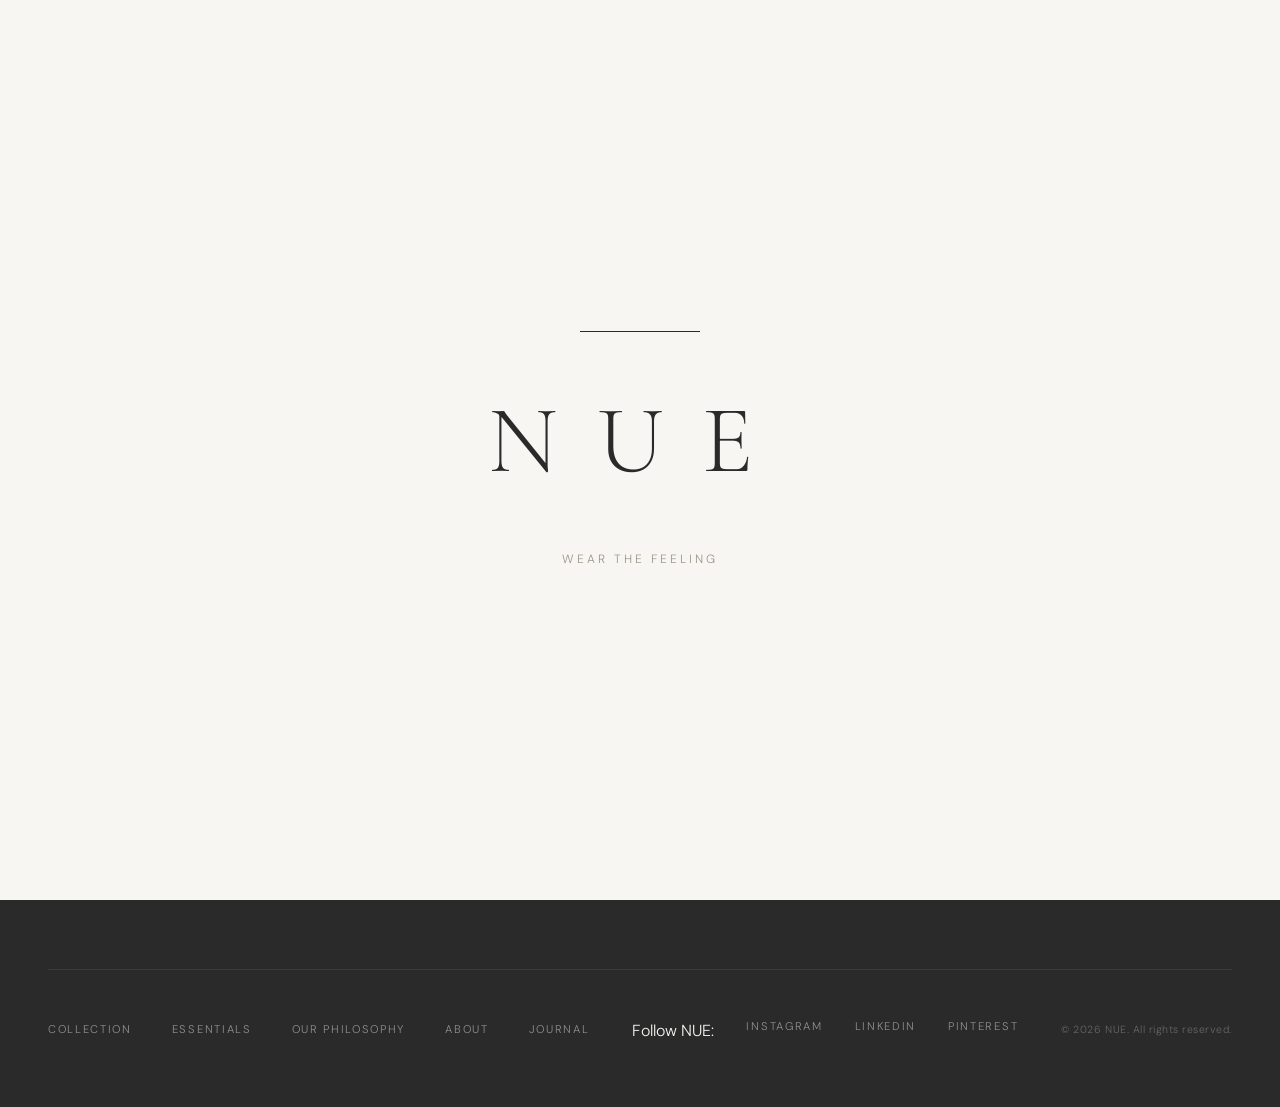
<file: wishlist.html>
<!DOCTYPE html>
<html lang="en">
<head>
  <meta charset="UTF-8" />
  <meta name="viewport" content="width=device-width, initial-scale=1.0" />
  <meta name="description" content="NUE — Your Wishlist. Curate your personal archive." />
  <meta name="keywords" content="NUE, minimal fashion, timeless clothing, slow fashion, wishlist" />
  <meta property="og:title" content="NUE — Your Wishlist" />
  <meta property="og:description" content="Curate your personal archive." />
  <title>NUE — Your Wishlist</title>
  <link rel="preconnect" href="https://fonts.googleapis.com" />
  <link rel="preconnect" href="https://fonts.gstatic.com" crossorigin />
  <link href="https://fonts.googleapis.com/css2?family=Cormorant+Garamond:ital,wght@0,300;0,400;0,500;1,300;1,400&family=DM+Sans:wght@200;300;400;500&display=swap" rel="stylesheet" />
  <link rel="stylesheet" href="style.css" />
</head>
<body>

  <!-- ===================== CUSTOM CURSOR ===================== -->
  <div id="cursor" class="cursor"></div>
  <div id="cursor-follower" class="cursor-follower"></div>

  <!-- ===================== LOADER ===================== -->
  <div id="loader" class="loader">
    <div class="loader-line"></div>
    <div class="loader-brand">NUE</div>
    <div class="loader-tagline">Wear The Feeling</div>
  </div>

  <!-- ===================== NAVIGATION ===================== -->
  <nav id="nav" class="nav" role="navigation" aria-label="Main navigation">
    <div class="nav-logo"><a href="index.html#hero" aria-label="NUE Home">NUE</a></div>
    <div class="nav-toggle" id="nav-toggle" aria-label="Toggle menu" aria-expanded="false" role="button" tabindex="0">
      <span></span><span></span>
    </div>
    <ul class="nav-links" role="list">
      <li><a href="index.html#collection" class="nav-link" data-analytics-nav="Collection">Collection</a></li>
      <li><a href="index.html#essentials" class="nav-link" data-analytics-nav="Essentials">Essentials</a></li>
      <li><a href="philosophy.html" class="nav-link" data-analytics-nav="Philosophy">Our Philosophy</a></li>
      <li><a href="index.html#about" class="nav-link" data-analytics-nav="About">About</a></li>
      <li><a href="index.html#journal" class="nav-link" data-analytics-nav="Journal">Journal</a></li>
    </ul>
    <div class="nav-actions">
      <button class="nav-icon-btn" id="search-btn" aria-label="Search">
        <svg width="18" height="18" viewBox="0 0 24 24" fill="none" stroke="currentColor" stroke-width="1.5"><circle cx="11" cy="11" r="8"/><path d="M21 21l-4.35-4.35"/></svg>
      </button>
      <a href="https://www.instagram.com/nue_clothing?utm_source=ig_web_button_share_sheet&igsh=ZDNlZDc0MzIxNw==" target="_blank" rel="noopener noreferrer" class="nav-icon-btn" id="instagram-link" aria-label="Follow NUE on Instagram">
        <svg width="18" height="18" viewBox="0 0 24 24" fill="none" stroke="currentColor" stroke-width="1.5" stroke-linecap="round" stroke-linejoin="round"><rect x="2" y="2" width="20" height="20" rx="5" ry="5"/><circle cx="12" cy="12" r="5"/><circle cx="17.5" cy="6.5" r="1.2" fill="currentColor" stroke="none"/></svg>
      </a>
      <a href="wishlist.html" class="nav-icon-btn" id="wishlist-nav-btn" aria-label="Wishlist" style="position:relative;">
        <svg width="18" height="18" viewBox="0 0 24 24" fill="none" stroke="currentColor" stroke-width="1.5"><path d="M20.84 4.61a5.5 5.5 0 0 0-7.78 0L12 5.67l-1.06-1.06a5.5 5.5 0 0 0-7.78 7.78l1.06 1.06L12 21.23l7.78-7.78 1.06-1.06a5.5 5.5 0 0 0 0-7.78z"/></svg>
        <span id="wishlist-count" class="cart-count">0</span>
      </a>
      <button class="nav-icon-btn" id="cart-btn" aria-label="Cart" style="position:relative;">
        <svg width="18" height="18" viewBox="0 0 24 24" fill="none" stroke="currentColor" stroke-width="1.5"><path d="M6 2L3 6v14a2 2 0 0 0 2 2h14a2 2 0 0 0 2-2V6l-3-4z"/><line x1="3" y1="6" x2="21" y2="6"/><path d="M16 10a4 4 0 0 1-8 0"/></svg>
        <span id="cart-count" class="cart-count">0</span>
      </button>
      <button class="lifestyle-mode-btn" id="lifestyle-toggle" aria-label="Toggle Lifestyle Mode">
        <span class="lifestyle-dot"></span> Lifestyle Mode
      </button>
    </div>
  </nav>

  <!-- ===================== MOBILE MENU ===================== -->
  <div class="mobile-menu" id="mobile-menu" aria-hidden="true">
    <div class="mobile-menu-inner">
      <ul role="list">
        <li><a href="index.html#collection" class="mobile-nav-link">Collection</a></li>
        <li><a href="index.html#essentials" class="mobile-nav-link">Essentials</a></li>
        <li><a href="philosophy.html" class="mobile-nav-link">Our Philosophy</a></li>
        <li><a href="index.html#about" class="mobile-nav-link">About</a></li>
        <li><a href="index.html#journal" class="mobile-nav-link">Journal</a></li>
      </ul>
      <div class="mobile-menu-footer">
        <p>Live simply.<br/>Wear intentionally.</p>
      </div>
    </div>
  </div>

  <!-- ===================== SEARCH OVERLAY ===================== -->
  <div class="search-overlay" id="search-overlay" aria-hidden="true">
    <button class="overlay-close" id="search-close" aria-label="Close search">✕</button>
    <div class="search-inner">
      <p class="search-label">What are you looking for?</p>
      <input type="text" id="search-input" class="search-input" placeholder="Type to search..." aria-label="Search products" />
      <div class="search-results" id="search-results"></div>
    </div>
  </div>

  <!-- ===================== CART SIDEBAR ===================== -->
  <div class="cart-sidebar" id="cart-sidebar" aria-hidden="true">
    <div class="cart-sidebar-inner">
      <div class="cart-header">
        <h2>Your Selection</h2>
        <button class="cart-close" id="cart-close" aria-label="Close cart">✕</button>
      </div>
      <div class="cart-items" id="cart-items">
        <div class="cart-empty">
          <p>Your selection is empty.</p>
          <span>Begin curating your personal archive.</span>
        </div>
      </div>
      <div class="cart-footer" id="cart-footer" style="display:none;">
        <div class="cart-total">
          <span>Total</span>
          <span id="cart-total-price">₹0</span>
        </div>
        <div class="cart-drawer-buttons">
          <a href="cart.html" class="btn-primary" id="view-cart-btn" style="text-align:center; display:block; padding: 1rem 0; letter-spacing: 0.2em; font-size: 0.72rem; text-transform: uppercase; color: var(--charcoal); border: 1px solid var(--charcoal); background: var(--ivory); margin-bottom: 0.5rem;">View Cart</a>
          <a href="checkout.html" class="btn-primary" id="checkout-btn" style="text-align:center; display:block; padding: 1rem 0; letter-spacing: 0.2em; font-size: 0.72rem; text-transform: uppercase; color: var(--ivory); background: var(--charcoal);">Proceed to Checkout</a>
        </div>
        <p class="cart-note">Free shipping on all orders. Complimentary gift wrap available.</p>
      </div>
    </div>
  </div>
  <div class="cart-overlay" id="cart-overlay"></div>

  <!-- ===================== WISHLIST MAIN CONTENT ===================== -->
  <main class="wishlist-page-section">
    <a href="index.html#collection" class="continue-shopping-btn" aria-label="Return to Collection">
      <svg width="12" height="12" viewBox="0 0 24 24" fill="none" stroke="currentColor" stroke-width="2" stroke-linecap="round" stroke-linejoin="round" style="transform: scaleX(-1);"><line x1="5" y1="12" x2="19" y2="12"/><polyline points="12 5 19 12 12 19"/></svg>
      Continue Shopping
    </a>
    
    <h1 class="section-title" style="margin-top: 1rem;">Your Wishlist</h1>
    
    <div id="wishlist-page-container">
      <!-- Dynamically injected wishlist page items -->
    </div>
  </main>

  <!-- ===================== FOOTER ===================== -->
  <footer class="footer" role="contentinfo" id="footer">
    <div class="footer-container">
      <div class="footer-brand-column">
        <div class="footer-logo" data-analytics-footer="logo">NUE</div>
        <div class="footer-statement-block">
          <p class="footer-statement-line">Live simply.</p>
          <p class="footer-statement-line">Wear intentionally.</p>
        </div>
      </div>
      <div class="footer-journal-column">
        <h3 class="footer-journal-title">Join the Journal.</h3>
        <form class="footer-newsletter-form" id="newsletter-form" novalidate data-analytics="newsletter_signup">
          <div class="footer-input-wrap">
            <input type="email" class="footer-newsletter-input" id="newsletter-email" placeholder="Your email address" aria-label="Email address" required />
            <button type="submit" class="footer-newsletter-submit" aria-label="Subscribe to journal">
              <svg width="14" height="14" viewBox="0 0 24 24" fill="none" stroke="currentColor" stroke-width="1.5"><line x1="5" y1="12" x2="19" y2="12"/><polyline points="12 5 19 12 12 19"/></svg>
            </button>
          </div>
        </form>
        <p class="footer-newsletter-note">We write rarely. Only when it matters.</p>
      </div>
    </div>
    <div class="footer-bottom-bar">
      <nav class="footer-links" aria-label="Footer links navigation">
        <a href="index.html#collection" class="footer-link" data-analytics-footer="Collection">Collection</a>
        <a href="index.html#essentials" class="footer-link" data-analytics-footer="Essentials">Essentials</a>
        <a href="philosophy.html" class="footer-link" data-analytics-footer="Philosophy">Our Philosophy</a>
        <a href="index.html#about" class="footer-link" data-analytics-footer="About">About</a>
        <a href="index.html#journal" class="footer-link" data-analytics-footer="Journal">Journal</a>
      </nav>
      <div class="footer-social-links">
        <span class="footer-social-label">Follow NUE:</span>
        <a href="https://www.instagram.com/nue_clothing?utm_source=ig_web_button_share_sheet&igsh=ZDNlZDc0MzIxNw==" target="_blank" rel="noopener noreferrer" class="footer-social-link" data-analytics-footer="Instagram">Instagram</a>
        <a href="https://linkedin.com" target="_blank" rel="noopener noreferrer" class="footer-social-link" data-analytics-footer="LinkedIn">LinkedIn</a>
        <a href="#" class="footer-social-link" data-analytics-footer="Pinterest">Pinterest</a>
      </div>
      <div class="footer-copyright">
        <p>© 2026 NUE. All rights reserved.</p>
      </div>
    </div>
  </footer>

  <!-- ===================== QUICK VIEW MODAL ===================== -->
  <div class="quickview-modal" id="quickview-modal" role="dialog" aria-modal="true" aria-label="Product quick view" aria-hidden="true">
    <button class="modal-close" id="modal-close" aria-label="Close product view">✕</button>
    <div class="quickview-inner">
      <div class="quickview-gallery" id="qv-gallery"></div>
      <div class="quickview-details" id="qv-details"></div>
    </div>
  </div>
  <div class="modal-overlay" id="modal-overlay"></div>

  <!-- ===================== LIFESTYLE MODE OVERLAY ===================== -->
  <div class="lifestyle-mode-overlay" id="lifestyle-mode" aria-hidden="true">
    <div class="lm-close-area">
      <button class="lm-exit" id="lm-exit" aria-label="Exit lifestyle mode">Exit Experience</button>
    </div>
    <div class="lm-slide active" id="lm-s1">
      <img src="assets/images/lifestyle.webp" alt="Morning ritual" />
      <div class="lm-text">
        <p>Morning.</p>
        <span>The ritual before the world begins.</span>
      </div>
    </div>
    <div class="lm-slide" id="lm-s2">
      <img src="assets/images/about.webp" alt="Quiet moment" />
      <div class="lm-text">
        <p>Presence.</p>
        <span>In an empty room. In a full life.</span>
      </div>
    </div>
    <div class="lm-slide" id="lm-s3">
      <img src="assets/images/product1.webp" alt="The garment" />
      <div class="lm-text">
        <p>The coat.</p>
        <span>Unstructured. Undyed. Unapologetic.</span>
      </div>
    </div>
    <div class="lm-slide" id="lm-s4">
      <img src="assets/images/journal.webp" alt="Quiet creativity" />
      <div class="lm-text">
        <p>Creating.</p>
        <span>With intention. Without noise.</span>
      </div>
    </div>
    <div class="lm-nav">
      <button class="lm-prev" id="lm-prev" aria-label="Previous slide">←</button>
      <div class="lm-dots">
        <span class="lm-dot active" data-slide="0"></span>
        <span class="lm-dot" data-slide="1"></span>
        <span class="lm-dot" data-slide="2"></span>
        <span class="lm-dot" data-slide="3"></span>
      </div>
      <button class="lm-next" id="lm-next" aria-label="Next slide">→</button>
    </div>
  </div>

  <!-- ===================== TOAST NOTIFICATION ===================== -->
  <div class="toast" id="toast" aria-live="polite" aria-atomic="true"></div>

  <!-- Google tag (gtag.js) -->
  <script async src="https://www.googletagmanager.com/gtag/js?id=G-NC0Y1CT7W2"></script>
  <script>
    window.dataLayer = window.dataLayer || [];
    function gtag() { dataLayer.push(arguments); }
    gtag('js', new Date());

    gtag('config', 'G-NC0Y1CT7W2');
  </script>
  <script src="script.js"></script>
</body>
</html>
</file>
<file: style.css>
/* ============================================================
   NUE — We don't sell, but lifestyle.
   Premium Minimal Fashion Website CSS
   ============================================================ */

/* ─── Reset & Base ─────────────────────────────────────────── */
*,
*::before,
*::after {
  box-sizing: border-box;
  margin: 0;
  padding: 0;
}

:root {
  --ivory: #F8F6F2;
  --beige: #EAE6DF;
  --charcoal: #2A2A2A;
  --text: #111111;
  --text-muted: #888;
  --olive: #787B6C;
  --stone: #9B9589;
  --white: #FFFFFF;
  --border: rgba(42, 42, 42, 0.1);
  --font-serif: 'Cormorant Garamond', 'Playfair Display', Georgia, serif;
  --font-sans: 'DM Sans', system-ui, sans-serif;
  --ease-out: cubic-bezier(0.16, 1, 0.3, 1);
  --ease-in-out: cubic-bezier(0.65, 0, 0.35, 1);
  --duration-slow: 1.2s;
  --duration-med: 0.6s;
  --duration-fast: 0.3s;
}

html {
  scroll-behavior: smooth;
  -webkit-font-smoothing: antialiased;
  -moz-osx-font-smoothing: grayscale;
  cursor: none;
}

body {
  font-family: var(--font-sans);
  background: var(--ivory);
  color: var(--text);
  overflow-x: hidden;
  cursor: none;
  line-height: 1.6;
  font-weight: 300;
}

body.no-scroll {
  overflow: hidden;
}

img {
  display: block;
  width: 100%;
  height: 100%;
  object-fit: cover;
}

a {
  color: inherit;
  text-decoration: none;
}

button {
  cursor: none;
  font-family: var(--font-sans);
  border: none;
  background: none;
}

/* ─── Scrollbar ─────────────────────────────────────────────── */
::-webkit-scrollbar {
  width: 4px;
}

::-webkit-scrollbar-track {
  background: var(--ivory);
}

::-webkit-scrollbar-thumb {
  background: var(--stone);
  border-radius: 2px;
}

/* ─── Custom Cursor ─────────────────────────────────────────── */
.cursor {
  position: fixed;
  top: 0;
  left: 0;
  width: 8px;
  height: 8px;
  background: var(--charcoal);
  border-radius: 50%;
  pointer-events: none;
  z-index: 9999;
  transform: translate3d(var(--cursor-x, -100px), var(--cursor-y, -100px), 0) translate(-50%, -50%);
  transition: background 0.1s, scale 0.1s var(--ease-out);
  mix-blend-mode: difference;
  scale: 1;
}

.cursor-follower {
  position: fixed;
  top: 0;
  left: 0;
  width: 32px;
  height: 32px;
  border: 1px solid rgba(42, 42, 42, 0.4);
  border-radius: 50%;
  pointer-events: none;
  z-index: 9998;
  transform: translate3d(var(--follower-x, -100px), var(--follower-y, -100px), 0) translate(-50%, -50%);
  transition: width 0.12s var(--ease-out), height 0.12s var(--ease-out),
    border-color 0.12s, scale 0.12s var(--ease-out);
  scale: 1;
}

.cursor.is-hovering {
  scale: 2.5;
}

.cursor-follower.is-hovering {
  width: 56px;
  height: 56px;
  border-color: var(--charcoal);
}

.cursor.is-clicking {
  scale: 0.6;
}

/* ─── Loader ─────────────────────────────────────────────────── */
.loader {
  position: fixed;
  inset: 0;
  background: var(--ivory);
  display: flex;
  flex-direction: column;
  align-items: center;
  justify-content: center;
  z-index: 9990;
  gap: 2rem;
  transition: opacity 1.2s var(--ease-out), visibility 1.2s;
}

.loader.hidden {
  opacity: 0;
  visibility: hidden;
  pointer-events: none;
}

.loader-line {
  width: 0;
  height: 1px;
  background: var(--charcoal);
  animation: line-grow 1.2s var(--ease-out) 0.3s forwards;
}

@keyframes line-grow {
  to {
    width: 120px;
  }
}

.loader-brand {
  font-family: var(--font-serif);
  font-size: clamp(3rem, 8vw, 6rem);
  font-weight: 300;
  letter-spacing: 0.4em;
  color: var(--charcoal);
  opacity: 0;
  animation: fade-up 1s var(--ease-out) 1.2s forwards;
}

.loader-tagline {
  font-family: var(--font-sans);
  font-size: 0.75rem;
  font-weight: 300;
  letter-spacing: 0.25em;
  text-transform: uppercase;
  color: var(--stone);
  opacity: 0;
  animation: fade-up 1s var(--ease-out) 2s forwards;
}

@keyframes fade-up {
  from {
    opacity: 0;
    transform: translateY(12px);
  }

  to {
    opacity: 1;
    transform: translateY(0);
  }
}

/* ─── Navigation ─────────────────────────────────────────────── */
.nav {
  position: fixed;
  top: 0;
  left: 0;
  right: 0;
  z-index: 100;
  display: flex;
  align-items: center;
  justify-content: space-between;
  padding: 2rem 3rem;
  transition: padding 0.5s var(--ease-out), background 0.5s, backdrop-filter 0.5s;
}

.nav.scrolled {
  padding: 1.2rem 3rem;
  background: rgba(248, 246, 242, 0.88);
  backdrop-filter: blur(20px);
  border-bottom: 1px solid var(--border);
}

.nav-logo a {
  font-family: var(--font-serif);
  font-size: 1.6rem;
  font-weight: 400;
  letter-spacing: 0.3em;
  color: var(--charcoal);
  transition: opacity 0.3s;
}

.nav-logo a:hover {
  opacity: 0.6;
}

.nav-links {
  display: flex;
  gap: 3rem;
  list-style: none;
  position: absolute;
  left: 50%;
  transform: translateX(-50%);
}

.nav-link {
  font-size: 0.72rem;
  font-weight: 400;
  letter-spacing: 0.2em;
  text-transform: uppercase;
  color: var(--charcoal);
  position: relative;
  padding-bottom: 2px;
  transition: opacity 0.15s;
}

.nav-link::after {
  content: '';
  position: absolute;
  bottom: 0;
  left: 0;
  width: 0;
  height: 1px;
  background: var(--charcoal);
  transition: width 0.2s var(--ease-out);
}

.nav-link:hover {
  opacity: 1;
}

.nav-link:hover::after {
  width: 100%;
}

.nav-actions {
  display: flex;
  align-items: center;
  gap: 1.5rem;
}

.nav-icon-btn {
  background: none;
  border: none;
  color: var(--charcoal);
  display: flex;
  align-items: center;
  justify-content: center;
  transition: opacity 0.3s, transform 0.3s;
  position: relative;
}

.nav-icon-btn:hover {
  opacity: 0.6;
  transform: scale(1.05);
}


.cart-count {
  position: absolute;
  top: -6px;
  right: -6px;
  background: var(--charcoal);
  color: var(--ivory);
  font-size: 0.55rem;
  font-weight: 500;
  width: 16px;
  height: 16px;
  border-radius: 50%;
  display: flex;
  align-items: center;
  justify-content: center;
  opacity: 0;
  transform: scale(0);
  transition: opacity 0.3s, transform 0.3s var(--ease-out);
}

.cart-count.visible {
  opacity: 1;
  transform: scale(1);
}

.lifestyle-mode-btn {
  display: flex;
  align-items: center;
  gap: 0.5rem;
  font-size: 0.65rem;
  font-weight: 400;
  letter-spacing: 0.15em;
  text-transform: uppercase;
  color: var(--charcoal);
  border: 1px solid var(--border);
  padding: 0.5rem 1rem;
  border-radius: 2px;
  transition: background 0.3s, color 0.3s, border-color 0.3s;
}

.lifestyle-mode-btn:hover {
  background: var(--charcoal);
  color: var(--ivory);
  border-color: var(--charcoal);
}

.lifestyle-dot {
  width: 6px;
  height: 6px;
  background: var(--olive);
  border-radius: 50%;
  animation: pulse-dot 2s infinite;
}

@keyframes pulse-dot {

  0%,
  100% {
    opacity: 1;
    transform: scale(1);
  }

  50% {
    opacity: 0.5;
    transform: scale(0.8);
  }
}

/* Mobile Toggle */
.nav-toggle {
  display: none;
  flex-direction: column;
  gap: 5px;
  padding: 4px;
}

.nav-toggle span {
  display: block;
  width: 24px;
  height: 1px;
  background: var(--charcoal);
  transition: transform 0.4s var(--ease-out), opacity 0.3s;
}

.nav-toggle.open span:first-child {
  transform: translateY(6px) rotate(45deg);
}

.nav-toggle.open span:last-child {
  transform: translateY(-6px) rotate(-45deg);
}

/* Mobile Menu */
.mobile-menu {
  position: fixed;
  inset: 0;
  background: var(--ivory);
  z-index: 99;
  display: flex;
  align-items: center;
  justify-content: center;
  opacity: 0;
  visibility: hidden;
  transition: opacity 0.5s var(--ease-out), visibility 0.5s;
}

.mobile-menu.open {
  opacity: 1;
  visibility: visible;
}

.mobile-menu-inner {
  text-align: center;
}

.mobile-menu-inner ul {
  list-style: none;
}

.mobile-menu-inner ul li {
  margin: 2rem 0;
}

.mobile-nav-link {
  font-family: var(--font-serif);
  font-size: clamp(2rem, 6vw, 3.5rem);
  font-weight: 300;
  letter-spacing: 0.05em;
  color: var(--charcoal);
  transition: opacity 0.3s;
}

.mobile-nav-link:hover {
  opacity: 0.5;
}

.mobile-menu-footer {
  margin-top: 4rem;
  font-size: 0.75rem;
  letter-spacing: 0.2em;
  text-transform: uppercase;
  color: var(--stone);
  line-height: 2;
}

/* ─── Search Overlay ─────────────────────────────────────────── */
.search-overlay {
  position: fixed;
  inset: 0;
  background: var(--ivory);
  z-index: 200;
  display: flex;
  align-items: center;
  justify-content: center;
  opacity: 0;
  visibility: hidden;
  transition: opacity 0.5s, visibility 0.5s;
}

.search-overlay.open {
  opacity: 1;
  visibility: visible;
}

.search-inner {
  width: min(600px, 90vw);
  text-align: center;
}

.search-label {
  font-size: 0.7rem;
  letter-spacing: 0.3em;
  text-transform: uppercase;
  color: var(--stone);
  margin-bottom: 2rem;
}

.search-input {
  width: 100%;
  background: none;
  border: none;
  border-bottom: 1px solid var(--charcoal);
  font-family: var(--font-serif);
  font-size: clamp(1.5rem, 4vw, 2.5rem);
  font-weight: 300;
  color: var(--charcoal);
  padding: 1rem 0;
  outline: none;
  text-align: center;
  letter-spacing: 0.05em;
}

.search-input::placeholder {
  color: var(--beige);
}

.search-results {
  margin-top: 2rem;
  max-height: 300px;
  overflow-y: auto;
}

.overlay-close {
  position: absolute;
  top: 2rem;
  right: 3rem;
  font-size: 1.2rem;
  color: var(--charcoal);
  opacity: 0.5;
  transition: opacity 0.3s;
}

.overlay-close:hover {
  opacity: 1;
}

/* ─── Cart Sidebar ─────────────────────────────────────────── */
.cart-sidebar {
  position: fixed;
  top: 0;
  right: 0;
  width: min(420px, 100vw);
  height: 100vh;
  background: var(--ivory);
  z-index: 300;
  transform: translateX(100%);
  transition: transform 0.6s var(--ease-out);
  display: flex;
  flex-direction: column;
  border-left: 1px solid var(--border);
}

.cart-sidebar.open {
  transform: translateX(0);
}

.cart-sidebar-inner {
  display: flex;
  flex-direction: column;
  height: 100%;
  padding: 2rem;
}

.cart-header {
  display: flex;
  align-items: center;
  justify-content: space-between;
  padding-bottom: 1.5rem;
  border-bottom: 1px solid var(--border);
  margin-bottom: 2rem;
}

.cart-header h2 {
  font-family: var(--font-serif);
  font-size: 1.4rem;
  font-weight: 400;
  letter-spacing: 0.05em;
}

.cart-close {
  font-size: 1.1rem;
  opacity: 0.5;
  transition: opacity 0.3s;
}

.cart-close:hover {
  opacity: 1;
}

.cart-items {
  flex: 1;
  overflow-y: auto;
}

.cart-empty {
  display: flex;
  flex-direction: column;
  align-items: center;
  justify-content: center;
  height: 100%;
  gap: 0.75rem;
  text-align: center;
}

.cart-empty p {
  font-family: var(--font-serif);
  font-size: 1.2rem;
  font-weight: 300;
  color: var(--charcoal);
}

.cart-empty span {
  font-size: 0.75rem;
  color: var(--stone);
  letter-spacing: 0.15em;
}

.cart-item {
  display: flex;
  gap: 1rem;
  padding: 1.2rem 0;
  border-bottom: 1px solid var(--border);
  animation: fade-up 0.4s var(--ease-out);
}

.cart-item-img {
  width: 80px;
  height: 100px;
  object-fit: cover;
  flex-shrink: 0;
}

.cart-item-details {
  flex: 1;
}

.cart-item-name {
  font-family: var(--font-serif);
  font-size: 1rem;
  font-weight: 400;
  margin-bottom: 0.25rem;
}

.cart-item-price {
  font-size: 0.85rem;
  color: var(--stone);
}

.cart-item-remove {
  font-size: 0.7rem;
  color: var(--stone);
  margin-top: 0.75rem;
  display: block;
  letter-spacing: 0.1em;
  text-transform: uppercase;
  transition: color 0.2s;
}

.cart-item-remove:hover {
  color: var(--charcoal);
}

.cart-footer {
  padding-top: 1.5rem;
  border-top: 1px solid var(--border);
}

.cart-total {
  display: flex;
  justify-content: space-between;
  font-family: var(--font-serif);
  font-size: 1rem;
  margin-bottom: 1.5rem;
}

.cart-note {
  font-size: 0.65rem;
  color: var(--stone);
  text-align: center;
  margin-top: 1rem;
  letter-spacing: 0.05em;
  line-height: 1.8;
}

.cart-overlay {
  position: fixed;
  inset: 0;
  background: rgba(17, 17, 17, 0.2);
  z-index: 299;
  opacity: 0;
  visibility: hidden;
  backdrop-filter: blur(4px);
  transition: opacity 0.4s, visibility 0.4s;
}

.cart-overlay.open {
  opacity: 1;
  visibility: visible;
}

/* ─── Buttons ─────────────────────────────────────────────── */
.btn-primary {
  display: inline-flex;
  align-items: center;
  justify-content: center;
  gap: 0.75rem;
  background: var(--charcoal);
  color: var(--ivory);
  font-family: var(--font-sans);
  font-size: 0.72rem;
  font-weight: 400;
  letter-spacing: 0.2em;
  text-transform: uppercase;
  padding: 1rem 2.5rem;
  border: 1px solid var(--charcoal);
  border-radius: 1px;
  transition: background 0.2s, color 0.2s, transform 0.15s var(--ease-out), box-shadow 0.2s;
  position: relative;
  overflow: hidden;
}

.btn-primary::before {
  content: '';
  position: absolute;
  inset: 0;
  background: var(--ivory);
  transform: translateX(-101%);
  transition: transform 0.2s var(--ease-out);
}

.btn-primary:hover {
  color: var(--charcoal);
}

.btn-primary:hover::before {
  transform: translateX(0);
}

.btn-primary span {
  position: relative;
  z-index: 1;
}

.btn-primary.full-width {
  width: 100%;
}

.btn-secondary {
  display: inline-flex;
  align-items: center;
  gap: 0.75rem;
  color: var(--charcoal);
  font-size: 0.72rem;
  font-weight: 400;
  letter-spacing: 0.2em;
  text-transform: uppercase;
  padding-bottom: 4px;
  border-bottom: 1px solid var(--charcoal);
  transition: opacity 0.3s;
}

.btn-secondary:hover {
  opacity: 0.6;
}

/* ─── Reveal Animations ───────────────────────────────────── */
.reveal {
  opacity: 0;
  transform: translateY(20px);
  transition: opacity 0.5s var(--ease-out), transform 0.5s var(--ease-out);
}

.reveal.visible {
  opacity: 1;
  transform: translateY(0);
}

/* ─── Section Common ──────────────────────────────────────── */
.section-header {
  text-align: center;
  margin-bottom: 5rem;
}

.section-label {
  font-size: 0.65rem;
  font-weight: 400;
  letter-spacing: 0.35em;
  text-transform: uppercase;
  color: var(--stone);
  margin-bottom: 1.25rem;
}

.section-title {
  font-family: var(--font-serif);
  font-size: clamp(2rem, 5vw, 4rem);
  font-weight: 300;
  line-height: 1.15;
  color: var(--charcoal);
  letter-spacing: -0.01em;
}

.section-subtitle {
  font-size: 0.9rem;
  color: var(--stone);
  margin-top: 1rem;
  font-weight: 300;
  letter-spacing: 0.05em;
}

/* ─── Hero ────────────────────────────────────────────────── */
.hero {
  position: relative;
  height: 100vh;
  min-height: 600px;
  overflow: hidden;
  display: flex;
  align-items: center;
  justify-content: center;
}

.hero-bg {
  position: absolute;
  inset: 0;
  will-change: transform;
  transform: scale(1.1);
  transition: transform 0.1s linear;
}

.hero-img {
  width: 100%;
  height: 100%;
  object-fit: cover;
  object-position: center top;
  filter: grayscale(20%) contrast(1.05);
}

.hero-overlay {
  position: absolute;
  inset: 0;
  background: linear-gradient(to bottom,
      rgba(248, 246, 242, 0.15) 0%,
      rgba(17, 17, 17, 0.45) 60%,
      rgba(17, 17, 17, 0.7) 100%);
}

.hero-content {
  position: relative;
  z-index: 2;
  text-align: center;
  color: var(--ivory);
  display: flex;
  flex-direction: column;
  align-items: center;
  gap: 1.5rem;
  opacity: 0;
  animation: hero-reveal 1.5s var(--ease-out) 3.2s forwards;
}

@keyframes hero-reveal {
  from {
    opacity: 0;
    transform: translateY(20px);
  }

  to {
    opacity: 1;
    transform: translateY(0);
  }
}

.hero-brand-mark {
  font-family: var(--font-serif);
  font-size: clamp(5rem, 15vw, 12rem);
  font-weight: 300;
  letter-spacing: 0.35em;
  line-height: 1;
  color: var(--ivory);
}

.hero-brand-mark h1 {
  font-family: inherit;
  font-size: inherit;
  font-weight: inherit;
  letter-spacing: inherit;
  line-height: inherit;
  margin: 0;
}

.hero-divider {
  width: 60px;
  height: 1px;
  background: rgba(248, 246, 242, 0.5);
}

.hero-tagline {
  font-family: var(--font-sans);
  font-size: clamp(0.7rem, 1.6vw, 0.95rem);
  font-weight: 300;
  letter-spacing: 0.4em;
  text-transform: uppercase;
  color: rgba(248, 246, 242, 0.85);
  line-height: 1.8;
}

.hero-cta {
  display: inline-flex;
  align-items: center;
  gap: 0.75rem;
  font-size: 0.7rem;
  font-weight: 400;
  letter-spacing: 0.2em;
  text-transform: uppercase;
  color: var(--ivory);
  border: 1px solid rgba(248, 246, 242, 0.4);
  padding: 0.9rem 2rem;
  margin-top: 1rem;
  border-radius: 1px;
  transition: background 0.4s, border-color 0.4s;
}

.hero-cta:hover {
  background: rgba(248, 246, 242, 0.1);
  border-color: rgba(248, 246, 242, 0.8);
}

.hero-scroll-indicator {
  position: absolute;
  bottom: 3rem;
  left: 50%;
  transform: translateX(-50%);
  display: flex;
  flex-direction: column;
  align-items: center;
  gap: 0.75rem;
  color: rgba(248, 246, 242, 0.6);
  font-size: 0.6rem;
  letter-spacing: 0.25em;
  text-transform: uppercase;
  animation: hero-reveal 1s var(--ease-out) 4s both;
}

.scroll-line {
  width: 1px;
  height: 40px;
  background: linear-gradient(to bottom, transparent, rgba(248, 246, 242, 0.6));
  animation: scroll-pulse 2s infinite;
}

@keyframes scroll-pulse {

  0%,
  100% {
    opacity: 0.4;
    transform: scaleY(1);
  }

  50% {
    opacity: 1;
    transform: scaleY(0.7);
  }
}

/* ─── Marquee ──────────────────────────────────────────────── */
.marquee-section {
  background: var(--charcoal);
  padding: 1.25rem 0;
  overflow: hidden;
}

.marquee-track {
  display: flex;
  overflow: hidden;
}

.marquee-inner {
  display: flex;
  gap: 3rem;
  white-space: nowrap;
  animation: marquee-scroll 18s linear infinite;
  flex-shrink: 0;
}

.marquee-inner span {
  font-size: 0.65rem;
  font-weight: 300;
  letter-spacing: 0.3em;
  text-transform: uppercase;
  color: rgba(248, 246, 242, 0.6);
}

@keyframes marquee-scroll {
  from {
    transform: translateX(0);
  }

  to {
    transform: translateX(-50%);
  }
}

/* ─── Collection ──────────────────────────────────────────── */
.collection-section {
  padding: 12rem 3rem;
  max-width: 1300px;
  margin: 0 auto;
  background: var(--ivory);
}

.collection-grid {
  display: grid;
  grid-template-columns: repeat(12, 1fr);
  gap: 12rem 4rem;
  align-items: start;
}

.product-card {
  position: relative;
  display: flex;
  flex-direction: column;
  cursor: none;
  transition: transform 0.4s var(--ease-out);
}

/* Asymmetrical Editorial Offsets & Widths */
.product-card:nth-child(1) {
  grid-column: 1 / 7;
}

.product-card:nth-child(2) {
  grid-column: 8 / 13;
  margin-top: 14rem;
}

.product-card:nth-child(3) {
  grid-column: 2 / 7;
  margin-top: -6rem;
}

.product-card:nth-child(4) {
  grid-column: 8 / 12;
  margin-top: 8rem;
}

.product-card:nth-child(5) {
  grid-column: 1 / 7;
  margin-top: -4rem;
}

.product-card:nth-child(6) {
  grid-column: 8 / 13;
  margin-top: 12rem;
}

.product-card:nth-child(7) {
  grid-column: 2 / 7;
  margin-top: -5rem;
}

.product-card:nth-child(8) {
  grid-column: 8 / 12;
  margin-top: 6rem;
}

.product-card:nth-child(9) {
  grid-column: 1 / 7;
  margin-top: -4rem;
}

.product-card:nth-child(10) {
  grid-column: 8 / 13;
  margin-top: 12rem;
}

.product-card:nth-child(11) {
  grid-column: 2 / 7;
  margin-top: -5rem;
}

.product-card:nth-child(12) {
  grid-column: 8 / 12;
  margin-top: 6rem;
}

.product-card:nth-child(13) {
  grid-column: 1 / 7;
  margin-top: -4rem;
}

.product-card:nth-child(14) {
  grid-column: 8 / 13;
  margin-top: 12rem;
}

.product-card:nth-child(15) {
  grid-column: 2 / 7;
  margin-top: -5rem;
}

.product-card:nth-child(16) {
  grid-column: 8 / 12;
  margin-top: 6rem;
}

.product-card:nth-child(17) {
  grid-column: 1 / 7;
  margin-top: -4rem;
}

/* Custom Editorial Aspect Ratios */
.product-card:nth-child(1) .product-image-wrap {
  aspect-ratio: 3/4.2;
}

.product-card:nth-child(2) .product-image-wrap {
  aspect-ratio: 4/5;
}

.product-card:nth-child(3) .product-image-wrap {
  aspect-ratio: 3/4;
}

.product-card:nth-child(4) .product-image-wrap {
  aspect-ratio: 3/4.5;
}

.product-card:nth-child(5) .product-image-wrap {
  aspect-ratio: 3/4.2;
}

.product-card:nth-child(6) .product-image-wrap {
  aspect-ratio: 4/5;
}

.product-card:nth-child(7) .product-image-wrap {
  aspect-ratio: 3/4;
}

.product-card:nth-child(8) .product-image-wrap {
  aspect-ratio: 3/4.5;
}

.product-card:nth-child(9) .product-image-wrap {
  aspect-ratio: 3/4.2;
}

.product-card:nth-child(10) .product-image-wrap {
  aspect-ratio: 4/5;
}

.product-card:nth-child(11) .product-image-wrap {
  aspect-ratio: 3/4;
}

.product-card:nth-child(12) .product-image-wrap {
  aspect-ratio: 3/4.5;
}

.product-card:nth-child(13) .product-image-wrap {
  aspect-ratio: 3/4.2;
}

.product-card:nth-child(14) .product-image-wrap {
  aspect-ratio: 4/5;
}

.product-card:nth-child(15) .product-image-wrap {
  aspect-ratio: 3/4;
}

.product-card:nth-child(16) .product-image-wrap {
  aspect-ratio: 3/4.5;
}

.product-card:nth-child(17) .product-image-wrap {
  aspect-ratio: 3/4.2;
}

.product-image-wrap {
  position: relative;
  overflow: hidden;
  aspect-ratio: 3/4;
  background: var(--beige);
}

.product-card:nth-child(2) .product-image-wrap {
  aspect-ratio: 3/5;
  height: 100%;
}

.product-img {
  width: 100%;
  height: 100%;
  object-fit: cover;
  transition: transform 0.4s var(--ease-out), filter 0.2s;
  filter: grayscale(10%);
}

.product-card:hover .product-img {
  transform: scale(1.04);
  filter: grayscale(0%);
}

.product-overlay {
  position: absolute;
  inset: 0;
  display: flex;
  flex-direction: column;
  align-items: center;
  justify-content: center;
  gap: 0.8rem;
  background: rgba(248, 246, 242, 0.15);
  backdrop-filter: blur(4px);
  opacity: 0;
  transition: opacity 0.2s;
}

.product-card:hover .product-overlay {
  opacity: 1;
}

.quick-view-btn,
.view-product-btn {
  font-size: 0.65rem;
  font-weight: 400;
  letter-spacing: 0.25em;
  text-transform: uppercase;
  width: 170px;
  padding: 0.75rem 0;
  text-align: center;
  border-radius: 1px;
  transition: all 0.15s var(--ease-out);
}

.quick-view-btn {
  color: var(--ivory);
  border: 1px solid rgba(248, 246, 242, 0.6);
  background: rgba(17, 17, 17, 0.4);
  backdrop-filter: blur(8px);
}

.quick-view-btn:hover {
  background: rgba(17, 17, 17, 0.8);
  border-color: var(--ivory);
}

.view-product-btn {
  color: var(--charcoal);
  border: 1px solid var(--charcoal);
  background: var(--ivory);
}

.view-product-btn:hover {
  background: var(--charcoal);
  color: var(--ivory);
  border-color: var(--charcoal);
}

.wishlist-btn-card {
  position: absolute;
  top: 1rem;
  right: 1rem;
  width: 36px;
  height: 36px;
  background: rgba(248, 246, 242, 0.85);
  backdrop-filter: blur(8px);
  border-radius: 50%;
  display: flex;
  align-items: center;
  justify-content: center;
  opacity: 0;
  transform: translateY(-4px);
  transition: opacity 0.3s, transform 0.3s var(--ease-out);
  color: var(--charcoal);
}

.product-card:hover .wishlist-btn-card {
  opacity: 1;
  transform: translateY(0);
}

.wishlist-btn-card.wishlisted svg {
  fill: var(--charcoal);
}

.wishlist-btn-card:hover {
  background: var(--ivory);
}

.product-info {
  padding: 1.5rem 0 0;
  display: flex;
  flex-direction: column;
  gap: 0.75rem;
}

.product-name {
  font-family: var(--font-serif);
  font-size: 1.35rem;
  font-style: italic;
  font-weight: 300;
  letter-spacing: 0.02em;
  color: var(--charcoal);
}

.product-desc {
  font-size: 0.8rem;
  color: var(--stone);
  letter-spacing: 0.05em;
  line-height: 1.5;
}

.product-footer {
  display: flex;
  align-items: center;
  justify-content: space-between;
  margin-top: 0.5rem;
  padding-top: 0.75rem;
  border-top: 1px solid rgba(42, 42, 42, 0.06);
}

.product-price {
  font-family: var(--font-serif);
  font-size: 1.05rem;
  font-weight: 300;
  color: var(--charcoal);
}

.add-to-cart {
  font-size: 0.62rem;
  font-weight: 400;
  letter-spacing: 0.25em;
  text-transform: uppercase;
  color: var(--charcoal);
  border-bottom: 1px solid var(--charcoal);
  padding-bottom: 2px;
  transition: opacity 0.3s, letter-spacing 0.3s;
  cursor: none;
}

.add-to-cart:hover {
  opacity: 0.6;
  letter-spacing: 0.35em;
}

/* ─── Statement Section ───────────────────────────────────── */
.statement-section {
  padding: 10rem 3rem;
  text-align: center;
  background: var(--charcoal);
  overflow: hidden;
}

.statement-container {
  display: flex;
  flex-wrap: wrap;
  justify-content: center;
  gap: 1.5rem 2.5rem;
  max-width: 900px;
  margin: 0 auto;
}

.statement-word {
  font-family: var(--font-serif);
  font-size: clamp(2.5rem, 7vw, 6rem);
  font-weight: 300;
  color: var(--ivory);
  opacity: 0;
  transform: translateY(40px);
  transition: opacity 0.8s var(--ease-out), transform 0.8s var(--ease-out);
  letter-spacing: -0.01em;
  line-height: 1.1;
}

.statement-word--italic {
  font-style: italic;
  color: rgba(248, 246, 242, 0.7);
}

.statement-word.visible {
  opacity: 1;
  transform: translateY(0);
}

/* ─── About Section ───────────────────────────────────────── */
.sr-only {
  position: absolute;
  width: 1px;
  height: 1px;
  padding: 0;
  margin: -1px;
  overflow: hidden;
  clip: rect(0, 0, 0, 0);
  border: 0;
}

.about-section {
  padding: 14rem 3rem;
  background: var(--ivory);
  min-height: 90vh;
  display: flex;
  align-items: center;
  position: relative;
  overflow: hidden;
}

.about-container {
  max-width: 1300px;
  width: 100%;
  margin: 0 auto;
}

.about-editorial-grid {
  display: grid;
  grid-template-columns: 1.15fr 0.85fr;
  gap: 8rem;
  align-items: center;
}

.about-text-column {
  display: flex;
  flex-direction: column;
  justify-content: center;
  gap: 4rem;
}

.manifesto-wrap {
  display: flex;
  flex-direction: column;
  gap: 2rem;
}

.manifesto-line-container {
  overflow: hidden;
  line-height: 1.25;
}

.manifesto-line {
  display: block;
  font-family: var(--font-serif);
  font-size: clamp(2.4rem, 5vw, 4.4rem);
  font-weight: 300;
  color: var(--charcoal);
  transform: translateY(100%);
  opacity: 0;
  transition: transform 1.6s var(--ease-out), opacity 1.6s var(--ease-out);
  letter-spacing: -0.01em;
}

.about-editorial-paragraph {
  max-width: 440px;
  font-family: var(--font-sans);
  font-size: 0.92rem;
  line-height: 2.0;
  color: var(--charcoal);
  opacity: 0;
  transform: translateY(30px);
  transition: opacity 1.6s var(--ease-out) 0.6s, transform 1.6s var(--ease-out) 0.6s;
  letter-spacing: 0.02em;
}

.about-image-column {
  display: flex;
  justify-content: flex-end;
  width: 100%;
  height: 100%;
}

.about-image-inner {
  width: 100%;
  aspect-ratio: 3/4.2;
  overflow: hidden;
  opacity: 0;
  transform: scale(0.96) translateY(40px);
  transition: transform 2s var(--ease-out), opacity 2s var(--ease-out);
}

.about-editorial-img {
  width: 100%;
  height: 100%;
  object-fit: cover;
  transition: transform 0.1s linear;
  filter: grayscale(10%) contrast(1.02);
}

/* Scroll reveal triggers */
.about-section.visible .manifesto-line {
  transform: translateY(0);
  opacity: 1;
}

.about-section.visible .manifesto-line-container:nth-child(1) .manifesto-line {
  transition-delay: 0.1s;
}

.about-section.visible .manifesto-line-container:nth-child(2) .manifesto-line {
  transition-delay: 0.4s;
}

.about-section.visible .about-editorial-paragraph {
  opacity: 0.75;
  transform: translateY(0);
}

.about-section.visible .about-image-inner {
  opacity: 1;
  transform: scale(1) translateY(0);
}

/* ─── Essentials Section ──────────────────────────────────── */
.essentials-section {
  padding: 8rem 3rem;
  background: var(--beige);
}

.essentials-showcase {
  display: grid;
  grid-template-columns: repeat(3, 1fr);
  gap: 3rem;
  max-width: 1100px;
  margin: 0 auto;
}

.essential-item {
  perspective: 1000px;
}

.essential-card {
  position: relative;
  cursor: none;
  transition: transform 0.1s linear;
  transform-style: preserve-3d;
}

.essential-img-wrap {
  position: relative;
  overflow: hidden;
  aspect-ratio: 3/4;
  background: var(--ivory);
}

.essential-img-wrap img {
  width: 100%;
  height: 100%;
  object-fit: cover;
  transition: transform 0.6s var(--ease-out);
  filter: grayscale(15%);
}

.essential-card:hover .essential-img-wrap img {
  transform: scale(1.04);
  filter: grayscale(0%);
}

.essential-spotlight {
  position: absolute;
  width: 200px;
  height: 200px;
  border-radius: 50%;
  background: radial-gradient(circle, rgba(248, 246, 242, 0.3) 0%, transparent 70%);
  pointer-events: none;
  opacity: 0;
  transition: opacity 0.3s;
  transform: translate(-50%, -50%);
  top: 50%;
  left: 50%;
}

.essential-card:hover .essential-spotlight {
  opacity: 1;
}

.essential-label {
  display: flex;
  justify-content: space-between;
  align-items: center;
  padding: 1rem 0 0;
}

.essential-num {
  font-size: 0.6rem;
  letter-spacing: 0.25em;
  color: var(--stone);
}

.essential-name {
  font-family: var(--font-serif);
  font-size: 1rem;
  font-weight: 400;
  color: var(--charcoal);
  letter-spacing: 0.02em;
}

/* ─── Lifestyle Section ───────────────────────────────────── */
.lifestyle-section {
  padding: 8rem 3rem;
  max-width: 1400px;
  margin: 0 auto;
}

.lifestyle-header {
  margin-bottom: 5rem;
}

.lifestyle-title {
  font-family: var(--font-serif);
  font-size: clamp(2rem, 5vw, 4rem);
  font-weight: 300;
  color: var(--charcoal);
  line-height: 1.2;
}

.lifestyle-title em {
  font-style: italic;
  color: var(--olive);
}

.lifestyle-grid {
  display: grid;
  grid-template-columns: 1.2fr 1fr;
  grid-template-rows: auto auto;
  gap: 1.5rem;
}

.lifestyle-block {
  position: relative;
  overflow: hidden;
}

.lifestyle-block--tall {
  grid-row: span 2;
  aspect-ratio: 3/4;
}

.lifestyle-block:not(.lifestyle-block--tall):not(.lifestyle-block--wide) {
  aspect-ratio: 4/3;
}

.lifestyle-block--wide {
  grid-column: span 1;
  aspect-ratio: 16/9;
}

.lifestyle-block img {
  width: 100%;
  height: 100%;
  object-fit: cover;
  transition: transform 0.8s var(--ease-out), filter 0.5s;
  filter: grayscale(15%) contrast(1.05);
}

.lifestyle-block:hover img {
  transform: scale(1.03);
  filter: grayscale(0%) contrast(1.0);
}

.lifestyle-caption {
  position: absolute;
  bottom: 1.5rem;
  left: 1.5rem;
  color: var(--ivory);
}

.lifestyle-caption span {
  font-family: var(--font-serif);
  font-size: 1rem;
  font-weight: 300;
  font-style: italic;
  line-height: 1.6;
  text-shadow: 0 2px 20px rgba(0, 0, 0, 0.3);
}

.lifestyle-statement {
  margin-top: 5rem;
  text-align: center;
}

.lifestyle-statement blockquote {
  font-family: var(--font-serif);
  font-size: clamp(1.4rem, 3vw, 2.2rem);
  font-weight: 300;
  font-style: italic;
  color: var(--charcoal);
  max-width: 600px;
  margin: 0 auto;
  line-height: 1.5;
}

.lifestyle-statement blockquote footer {
  margin-top: 1rem;
  font-family: var(--font-sans);
  font-style: normal;
  font-size: 0.7rem;
  letter-spacing: 0.2em;
  text-transform: uppercase;
  color: var(--stone);
}

/* ─── Journal Section ────────────────────────────────────── */
.journal-section {
  padding: 8rem 3rem;
  background: var(--charcoal);
}

.journal-section .section-label {
  color: rgba(248, 246, 242, 0.5);
}

.journal-section .section-title {
  color: var(--ivory);
}

.journal-grid {
  display: grid;
  grid-template-columns: repeat(3, 1fr);
  gap: 2.5rem;
  max-width: 1400px;
  margin: 0 auto;
}

.journal-card {
  cursor: none;
  transition: transform 0.4s var(--ease-out);
}

.journal-card:hover {
  transform: translateY(-6px);
}

.journal-img-wrap {
  overflow: hidden;
  aspect-ratio: 4/3;
  margin-bottom: 1.5rem;
  background: rgba(248, 246, 242, 0.05);
}

.journal-img-wrap img {
  width: 100%;
  height: 100%;
  object-fit: cover;
  transition: transform 0.8s var(--ease-out), filter 0.5s;
  filter: grayscale(30%);
}

.journal-card:hover .journal-img-wrap img {
  transform: scale(1.04);
  filter: grayscale(0%);
}

.journal-date {
  font-size: 0.62rem;
  letter-spacing: 0.25em;
  text-transform: uppercase;
  color: rgba(248, 246, 242, 0.4);
  margin-bottom: 0.75rem;
}

.journal-title {
  font-family: var(--font-serif);
  font-size: 1.3rem;
  font-weight: 400;
  color: var(--ivory);
  margin-bottom: 0.75rem;
  line-height: 1.3;
}

.journal-excerpt {
  font-size: 0.82rem;
  line-height: 1.8;
  color: rgba(248, 246, 242, 0.55);
  margin-bottom: 1.25rem;
}

.journal-link {
  font-size: 0.65rem;
  letter-spacing: 0.25em;
  text-transform: uppercase;
  color: rgba(248, 246, 242, 0.6);
  border-bottom: 1px solid rgba(248, 246, 242, 0.2);
  padding-bottom: 2px;
  transition: color 0.3s, border-color 0.3s;
}

.journal-link:hover {
  color: var(--ivory);
  border-color: rgba(248, 246, 242, 0.6);
}

/* ─── Social Wall ─────────────────────────────────────────── */
.social-section {
  padding: 8rem 3rem;
  max-width: 1400px;
  margin: 0 auto;
  overflow: hidden;
}

.social-header {
  margin-bottom: 4rem;
}

.social-wall {
  overflow: hidden;
  mask-image: linear-gradient(to right, transparent, black 10%, black 90%, transparent);
}

.social-wall-track {
  display: flex;
  gap: 1.5rem;
  animation: social-scroll 25s linear infinite;
  will-change: transform;
}

@keyframes social-scroll {
  from {
    transform: translateX(0);
  }

  to {
    transform: translateX(calc(-50% - 0.75rem));
  }
}

.social-item {
  position: relative;
  flex-shrink: 0;
  width: 220px;
  aspect-ratio: 4/5;
  overflow: hidden;
  cursor: none;
}

.social-item img {
  width: 100%;
  height: 100%;
  object-fit: cover;
  transition: transform 0.6s var(--ease-out), filter 0.4s;
  filter: grayscale(30%);
}

.social-item:hover img {
  transform: scale(1.05);
  filter: grayscale(0%);
}

.social-overlay {
  position: absolute;
  inset: 0;
  background: rgba(17, 17, 17, 0.4);
  display: flex;
  align-items: flex-end;
  padding: 1rem;
  opacity: 0;
  transition: opacity 0.4s;
}

.social-item:hover .social-overlay {
  opacity: 1;
}

.social-overlay span {
  font-size: 0.65rem;
  letter-spacing: 0.15em;
  color: var(--ivory);
  font-weight: 300;
}

/* ─── Footer ──────────────────────────────────────────────── */
.footer {
  background: var(--charcoal);
  color: var(--ivory);
  padding: 10rem 3rem 4rem;
  font-family: var(--font-sans);
  position: relative;
  overflow: hidden;
}

.footer-container {
  max-width: 1300px;
  margin: 0 auto;
  display: grid;
  grid-template-columns: 1fr 1fr;
  gap: 8rem;
  padding-bottom: 6rem;
  border-bottom: 1px solid rgba(248, 246, 242, 0.08);
}

.footer-brand-column {
  display: flex;
  flex-direction: column;
  gap: 2.5rem;
  align-items: flex-start;
}

.footer-logo {
  font-family: var(--font-serif);
  font-size: clamp(3rem, 6vw, 5rem);
  font-weight: 300;
  letter-spacing: 0.35em;
  color: var(--ivory);
  line-height: 1;
}

.footer-statement-block {
  display: flex;
  flex-direction: column;
  gap: 0.5rem;
}

.footer-statement-line {
  font-family: var(--font-serif);
  font-size: clamp(1.4rem, 3vw, 2.2rem);
  font-weight: 300;
  font-style: italic;
  color: rgba(248, 246, 242, 0.6);
  line-height: 1.4;
}

.footer-journal-column {
  display: flex;
  flex-direction: column;
  gap: 2rem;
  max-width: 440px;
}

.footer-journal-title {
  font-family: var(--font-serif);
  font-size: clamp(1.6rem, 3vw, 2.4rem);
  font-weight: 300;
  color: var(--ivory);
  line-height: 1.2;
}

.footer-newsletter-form {
  width: 100%;
}

.footer-input-wrap {
  display: flex;
  align-items: center;
  border-bottom: 1px solid rgba(248, 246, 242, 0.3);
  padding: 0.5rem 0;
  transition: border-color 0.4s var(--ease-out);
}

.footer-input-wrap:focus-within {
  border-color: var(--ivory);
}

.footer-newsletter-input {
  flex: 1;
  background: none;
  border: none;
  font-family: var(--font-sans);
  font-size: 0.9rem;
  color: var(--ivory);
  outline: none;
  padding: 0.5rem 0;
}

.footer-newsletter-input::placeholder {
  color: rgba(248, 246, 242, 0.35);
}

.footer-newsletter-submit {
  background: none;
  border: none;
  color: rgba(248, 246, 242, 0.6);
  display: flex;
  align-items: center;
  justify-content: center;
  cursor: none;
  padding: 0.5rem;
  transition: color 0.3s, transform 0.3s;
}

.footer-newsletter-submit:hover {
  color: var(--ivory);
  transform: translateX(3px);
}

.footer-newsletter-note {
  font-size: 0.65rem;
  color: rgba(248, 246, 242, 0.4);
  letter-spacing: 0.1em;
}

.footer-bottom-bar {
  max-width: 1300px;
  margin: 3rem auto 0;
  display: flex;
  align-items: center;
  justify-content: space-between;
  flex-wrap: wrap;
  gap: 2rem;
}

.footer-links {
  display: flex;
  gap: 2.5rem;
}

.footer-link {
  font-size: 0.7rem;
  letter-spacing: 0.15em;
  text-transform: uppercase;
  color: rgba(248, 246, 242, 0.5);
  transition: color 0.3s;
}

.footer-link:hover {
  color: var(--ivory);
}

.footer-social-links {
  display: flex;
  gap: 2rem;
}

.footer-social-link {
  font-size: 0.7rem;
  letter-spacing: 0.15em;
  text-transform: uppercase;
  color: rgba(248, 246, 242, 0.5);
  transition: color 0.3s;
}

.footer-social-link:hover {
  color: var(--ivory);
}

.footer-copyright {
  font-size: 0.65rem;
  color: rgba(248, 246, 242, 0.3);
  letter-spacing: 0.05em;
}

/* ─── Quick View Modal ────────────────────────────────────── */
.modal-overlay {
  position: fixed;
  inset: 0;
  background: rgba(17, 17, 17, 0.5);
  backdrop-filter: blur(8px);
  z-index: 400;
  opacity: 0;
  visibility: hidden;
  transition: opacity 0.4s, visibility 0.4s;
}

.modal-overlay.open {
  opacity: 1;
  visibility: visible;
}

.quickview-modal {
  position: fixed;
  top: 50%;
  left: 50%;
  transform: translate(-50%, -50%) scale(0.97);
  width: min(900px, 92vw);
  max-height: 85vh;
  background: var(--ivory);
  z-index: 401;
  opacity: 0;
  visibility: hidden;
  transition: opacity 0.4s var(--ease-out), transform 0.4s var(--ease-out), visibility 0.4s;
  overflow: hidden;
  border-radius: 2px;
}

.quickview-modal.open {
  opacity: 1;
  visibility: visible;
  transform: translate(-50%, -50%) scale(1);
}

.modal-close {
  position: absolute;
  top: 1.5rem;
  right: 1.5rem;
  font-size: 1rem;
  color: var(--charcoal);
  opacity: 0.5;
  transition: opacity 0.3s;
  z-index: 10;
}

.modal-close:hover {
  opacity: 1;
}

.quickview-inner {
  display: grid;
  grid-template-columns: 1fr 1fr;
  height: 100%;
}

.quickview-gallery {
  aspect-ratio: 3/4;
  overflow: hidden;
  background: var(--beige);
}

.quickview-gallery img {
  width: 100%;
  height: 100%;
  object-fit: cover;
}

.quickview-details {
  padding: 3rem 2.5rem;
  overflow-y: auto;
  display: flex;
  flex-direction: column;
  gap: 1.5rem;
}

.qv-category {
  font-size: 0.62rem;
  letter-spacing: 0.3em;
  text-transform: uppercase;
  color: var(--stone);
}

.qv-name {
  font-family: var(--font-serif);
  font-size: 2rem;
  font-weight: 400;
  color: var(--charcoal);
  line-height: 1.2;
}

.qv-price {
  font-family: var(--font-serif);
  font-size: 1.3rem;
  color: var(--charcoal);
}

.qv-desc {
  font-size: 0.85rem;
  line-height: 1.9;
  color: var(--charcoal);
  opacity: 0.7;
}

.qv-sizes {
  display: flex;
  gap: 0.75rem;
  flex-wrap: wrap;
}

.size-btn {
  width: 44px;
  height: 44px;
  border: 1px solid var(--border);
  display: flex;
  align-items: center;
  justify-content: center;
  font-size: 0.7rem;
  letter-spacing: 0.1em;
  color: var(--charcoal);
  transition: background 0.3s, border-color 0.3s, color 0.3s;
  cursor: none;
}

.size-btn:hover,
.size-btn.active {
  background: var(--charcoal);
  color: var(--ivory);
  border-color: var(--charcoal);
}

.qv-label {
  font-size: 0.62rem;
  letter-spacing: 0.2em;
  text-transform: uppercase;
  color: var(--stone);
  margin-bottom: 0.5rem;
}

.qv-material {
  font-size: 0.8rem;
  line-height: 1.8;
  color: var(--stone);
}

/* ─── Lifestyle Mode ──────────────────────────────────────── */
.lifestyle-mode-overlay {
  position: fixed;
  inset: 0;
  z-index: 500;
  background: #0a0a0a;
  opacity: 0;
  visibility: hidden;
  transition: opacity 0.8s var(--ease-out), visibility 0.8s;
}

.lifestyle-mode-overlay.open {
  opacity: 1;
  visibility: visible;
}

.lm-close-area {
  position: absolute;
  top: 2rem;
  right: 3rem;
  z-index: 10;
}

.lm-exit {
  font-size: 0.65rem;
  font-weight: 400;
  letter-spacing: 0.25em;
  text-transform: uppercase;
  color: rgba(248, 246, 242, 0.5);
  border: 1px solid rgba(248, 246, 242, 0.2);
  padding: 0.6rem 1.2rem;
  border-radius: 1px;
  transition: color 0.3s, border-color 0.3s;
  cursor: none;
}

.lm-exit:hover {
  color: var(--ivory);
  border-color: rgba(248, 246, 242, 0.5);
}

.lm-slide {
  position: absolute;
  inset: 0;
  opacity: 0;
  transition: opacity 1s var(--ease-out);
  pointer-events: none;
}

.lm-slide.active {
  opacity: 1;
  pointer-events: auto;
}

.lm-slide img {
  width: 100%;
  height: 100%;
  object-fit: cover;
  filter: brightness(0.5) grayscale(20%);
}

.lm-text {
  position: absolute;
  bottom: 15%;
  left: 10%;
  color: var(--ivory);
}

.lm-text p {
  font-family: var(--font-serif);
  font-size: clamp(3rem, 8vw, 7rem);
  font-weight: 300;
  line-height: 1;
  opacity: 0;
  transform: translateY(30px);
  transition: opacity 1s var(--ease-out) 0.3s, transform 1s var(--ease-out) 0.3s;
}

.lm-slide.active .lm-text p {
  opacity: 1;
  transform: translateY(0);
}

.lm-text span {
  display: block;
  margin-top: 1rem;
  font-size: clamp(0.7rem, 1.5vw, 0.9rem);
  letter-spacing: 0.25em;
  text-transform: uppercase;
  color: rgba(248, 246, 242, 0.6);
  opacity: 0;
  transition: opacity 1s var(--ease-out) 0.6s;
}

.lm-slide.active .lm-text span {
  opacity: 1;
}

.lm-nav {
  position: absolute;
  bottom: 3rem;
  left: 50%;
  transform: translateX(-50%);
  display: flex;
  align-items: center;
  gap: 2rem;
  z-index: 10;
}

.lm-prev,
.lm-next {
  color: rgba(248, 246, 242, 0.5);
  font-size: 1.2rem;
  transition: color 0.3s;
  cursor: none;
}

.lm-prev:hover,
.lm-next:hover {
  color: var(--ivory);
}

.lm-dots {
  display: flex;
  gap: 0.75rem;
}

.lm-dot {
  width: 5px;
  height: 5px;
  border-radius: 50%;
  background: rgba(248, 246, 242, 0.25);
  cursor: none;
  transition: background 0.3s, transform 0.3s;
}

.lm-dot.active {
  background: var(--ivory);
  transform: scale(1.3);
}

/* ─── Toast ───────────────────────────────────────────────── */
.toast {
  position: fixed;
  bottom: 2rem;
  left: 50%;
  transform: translateX(-50%) translateY(20px);
  background: var(--charcoal);
  color: var(--ivory);
  font-size: 0.72rem;
  letter-spacing: 0.15em;
  text-transform: uppercase;
  padding: 1rem 2.5rem;
  border-radius: 2px;
  z-index: 9000;
  opacity: 0;
  transition: opacity 0.4s var(--ease-out), transform 0.4s var(--ease-out);
  pointer-events: none;
  white-space: nowrap;
}

.toast.show {
  opacity: 1;
  transform: translateX(-50%) translateY(0);
}

/* ─── Lifestyle Mode Active ───────────────────────────────── */
body.lifestyle-active .hero-content {
  mix-blend-mode: difference;
}

/* ─── Responsive ──────────────────────────────────────────── */
@media (max-width: 1100px) {
  .collection-grid {
    grid-template-columns: repeat(2, 1fr);
  }

  .product-card:nth-child(1) {
    grid-column: 1/2;
  }

  .product-card:nth-child(2) {
    grid-column: 2/3;
    grid-row: 1/3;
  }

  .product-card:nth-child(3) {
    grid-column: 1/2;
  }

  .product-card:nth-child(4) {
    grid-column: 1/2;
  }

  .product-card:nth-child(2) .product-image-wrap {
    aspect-ratio: 3/4;
  }

  .about-editorial-grid {
    grid-template-columns: 1fr;
    gap: 4rem;
  }

  .essentials-showcase {
    grid-template-columns: repeat(2, 1fr);
  }

  .journal-grid {
    grid-template-columns: repeat(2, 1fr);
  }

  .journal-card:last-child {
    display: none;
  }
}

@media (max-width: 768px) {
  html {
    cursor: auto;
  }

  .cursor,
  .cursor-follower {
    display: none;
  }

  body {
    cursor: auto;
  }

  button,
  a {
    cursor: pointer;
  }

  .nav {
    padding: 1.5rem 1.5rem;
  }

  .nav.scrolled {
    padding: 1rem 1.5rem;
  }

  .nav-links {
    display: none;
  }

  .lifestyle-mode-btn {
    display: none;
  }

  .nav-toggle {
    display: flex;
  }

  .hero-brand-mark {
    letter-spacing: 0.2em;
  }

  .collection-section {
    padding: 5rem 1.5rem;
  }

  .collection-grid {
    grid-template-columns: 1fr 1fr;
    gap: 2rem 1.5rem;
  }

  .product-card:nth-child(n) {
    grid-column: span 1 !important;
    margin-top: 0 !important;
  }

  .product-card:nth-child(even) {
    margin-top: 3rem !important;
  }

  .product-card:nth-child(n) .product-image-wrap {
    aspect-ratio: 3/4 !important;
    height: auto !important;
  }

  .about-section,
  .essentials-section,
  .lifestyle-section,
  .journal-section,
  .social-section,
  .newsletter-section {
    padding: 5rem 1.5rem;
  }

  .about-editorial-grid {
    grid-template-columns: 1fr;
    gap: 3rem;
  }

  .about-text-column {
    gap: 2.5rem;
  }

  .essentials-showcase {
    grid-template-columns: 1fr;
    max-width: 340px;
  }

  .lifestyle-grid {
    grid-template-columns: 1fr;
  }

  .lifestyle-block--tall {
    aspect-ratio: 4/3;
    grid-row: span 1;
  }

  .journal-grid {
    grid-template-columns: 1fr;
  }

  .quickview-inner {
    grid-template-columns: 1fr;
  }

  .quickview-gallery {
    aspect-ratio: 16/9;
  }

  .footer {
    padding: 6rem 1.5rem 2rem;
  }

  .footer-container {
    grid-template-columns: 1fr;
    gap: 4rem;
    padding-bottom: 4rem;
  }

  .footer-bottom-bar {
    flex-direction: column;
    align-items: flex-start;
    gap: 2rem;
    margin-top: 2rem;
  }

  .footer-links,
  .footer-social-links {
    flex-wrap: wrap;
    gap: 1.5rem;
  }

  .lm-text {
    left: 5%;
    right: 5%;
  }

  .statement-section {
    padding: 6rem 1.5rem;
  }

  .statement-container {
    gap: 1rem 1.5rem;
  }
}

@media (max-width: 480px) {
  .nav {
    padding: 1.25rem;
  }

  .nav-actions {
    gap: 1rem;
  }

  .lifestyle-mode-btn {
    display: none;
  }

  .hero-brand-mark {
    letter-spacing: 0.1em;
  }

  .collection-grid {
    grid-template-columns: 1fr;
  }

  .product-card:nth-child(n) {
    grid-column: span 1;
  }

  .social-item {
    width: 160px;
  }
}

/* ─── Smooth Scroll for Firefox ───────────────────────────── */
@media (prefers-reduced-motion: no-preference) {
  html {
    scroll-behavior: smooth;
  }
}

@media (prefers-reduced-motion: reduce) {

  *,
  *::before,
  *::after {
    animation-duration: 0.01ms !important;
    animation-iteration-count: 1 !important;
    transition-duration: 0.01ms !important;
  }
}

/* ─── Product Detail Page ─── */
.product-detail-section {
  padding: 10rem 2rem 6rem;
  max-width: 1400px;
  margin: 0 auto;
}

.product-detail-grid {
  display: grid;
  grid-template-columns: 1.1fr 0.9fr;
  gap: 4rem;
  margin-bottom: 8rem;
}

.product-detail-gallery {
  position: sticky;
  top: 8rem;
  height: calc(100vh - 12rem);
  min-height: 500px;
  background: var(--beige);
  overflow: hidden;
}

.product-detail-img {
  width: 100%;
  height: 100%;
  object-fit: cover;
  transition: transform 0.6s var(--ease-out);
}

.product-detail-img:hover {
  transform: scale(1.03);
}

.product-detail-info {
  display: flex;
  flex-direction: column;
  justify-content: center;
  padding-right: 2rem;
}

.p-category {
  font-size: 0.8rem;
  text-transform: uppercase;
  letter-spacing: 0.2em;
  color: var(--stone);
  margin-bottom: 1rem;
}

.p-title {
  font-family: var(--font-serif);
  font-size: clamp(2rem, 4vw, 3.2rem);
  font-weight: 300;
  line-height: 1.2;
  margin-bottom: 1.5rem;
  color: var(--charcoal);
}

.p-price {
  font-size: 1.5rem;
  font-weight: 300;
  margin-bottom: 2.5rem;
  color: var(--charcoal);
  border-bottom: 1px solid var(--border);
  padding-bottom: 1.5rem;
}

.p-description {
  font-size: 1rem;
  line-height: 1.7;
  color: var(--charcoal);
  margin-bottom: 2.5rem;
}

.p-section-title {
  font-size: 0.75rem;
  text-transform: uppercase;
  letter-spacing: 0.15em;
  color: var(--stone);
  margin-bottom: 0.8rem;
  font-weight: 400;
}

.p-sizes-selector {
  margin-bottom: 2.5rem;
}

.p-sizes-grid {
  display: flex;
  gap: 0.8rem;
}

.p-sizes-grid .size-btn {
  width: 48px;
  height: 48px;
  border: 1px solid var(--border);
  font-size: 0.8rem;
  display: flex;
  align-items: center;
  justify-content: center;
  transition: all var(--duration-fast) var(--ease-out);
  cursor: none;
}

.p-sizes-grid .size-btn:hover {
  border-color: var(--charcoal);
}

.p-sizes-grid .size-btn.active {
  background: var(--charcoal);
  color: var(--white);
  border-color: var(--charcoal);
}

.p-material-info {
  margin-bottom: 3rem;
  font-size: 0.85rem;
  line-height: 1.6;
  color: var(--stone);
}

.p-actions {
  display: flex;
  gap: 1.5rem;
  margin-bottom: 4rem;
}

.p-add-button {
  flex: 1;
}

.p-wishlist-button {
  width: 56px;
  height: 56px;
  border: 1px solid var(--border);
  display: flex;
  align-items: center;
  justify-content: center;
  transition: all var(--duration-fast) var(--ease-out);
  cursor: none;
}

.p-wishlist-button:hover {
  border-color: var(--charcoal);
}

.p-wishlist-button.wishlisted {
  background: var(--charcoal);
  color: var(--white);
  border-color: var(--charcoal);
}

/* Related Products Grid */
.related-products-section {
  border-top: 1px solid var(--border);
  padding-top: 6rem;
}

.related-title {
  font-family: var(--font-serif);
  font-size: 2.2rem;
  font-weight: 300;
  margin-bottom: 3rem;
  text-align: center;
  letter-spacing: 0.05em;
  color: var(--charcoal);
}

.related-grid {
  display: grid;
  grid-template-columns: repeat(3, 1fr);
  gap: 2.5rem;
}

/* Responsive adjustments */
@media (max-width: 1024px) {
  .product-detail-grid {
    grid-template-columns: 1fr;
    gap: 3rem;
  }

  .product-detail-gallery {
    position: relative;
    top: 0;
    height: 60vh;
    min-height: 400px;
  }

  .product-detail-info {
    padding-right: 0;
  }

  .related-grid {
    grid-template-columns: repeat(2, 1fr);
  }
}

@media (max-width: 600px) {
  .related-grid {
    grid-template-columns: 1fr;
  }

  .p-actions {
    flex-direction: column;
    gap: 1rem;
  }

  .p-wishlist-button {
    width: 100%;
  }
}

/* ─── Collection Navigation / Filter Bar ─── */
.collection-nav {
  display: flex;
  justify-content: center;
  gap: 2rem;
  flex-wrap: wrap;
  margin-bottom: 4rem;
  padding: 0 1rem;
}

.col-nav-btn {
  font-size: 0.68rem;
  font-weight: 400;
  letter-spacing: 0.15em;
  text-transform: uppercase;
  color: var(--stone);
  padding: 0.5rem 0;
  border-bottom: 1px solid transparent;
  transition: all 0.3s;
}

.col-nav-btn:hover,
.col-nav-btn.active {
  color: var(--charcoal);
  border-color: var(--charcoal);
}

/* For filtering animations */
.product-card {
  transition: opacity 0.5s var(--ease-out), transform 0.5s var(--ease-out);
}

.product-card.hidden {
  opacity: 0;
  pointer-events: none;
  position: absolute;
  width: 0;
  height: 0;
  overflow: hidden;
  margin: 0 !important;
  padding: 0 !important;
  border: none !important;
}

/* ─── Continue Shopping Link ─── */
.continue-shopping-btn {
  display: inline-flex;
  align-items: center;
  gap: 0.5rem;
  font-size: 0.72rem;
  letter-spacing: 0.2em;
  text-transform: uppercase;
  color: var(--stone);
  margin-bottom: 2rem;
  transition: color 0.3s;
}

.continue-shopping-btn:hover {
  color: var(--charcoal);
}

/* ─── Cart Page, Checkout Page, Success & Inquiries Dashboard (Phase 3) ─── */

/* Quantity Adjuster elements */
.cart-item-qty-row {
  display: flex;
  align-items: center;
  justify-content: space-between;
  margin-top: 0.5rem;
  width: 100%;
}

.qty-adjuster {
  display: inline-flex;
  align-items: center;
  border: 1px solid var(--border);
  background: var(--ivory);
  height: 28px;
}

.qty-btn {
  background: none;
  border: none;
  color: var(--charcoal);
  width: 28px;
  height: 100%;
  cursor: pointer;
  display: flex;
  align-items: center;
  justify-content: center;
  font-size: 0.8rem;
  font-weight: 300;
  transition: background 0.2s;
}

.qty-btn:hover {
  background: var(--beige);
}

.qty-val {
  font-family: var(--font-sans);
  font-size: 0.72rem;
  font-weight: 400;
  width: 24px;
  text-align: center;
  color: var(--charcoal);
}

/* Double buttons in cart drawer footer */
.cart-drawer-buttons {
  display: flex;
  flex-direction: column;
  gap: 0.5rem;
  margin-top: 1rem;
}

/* Cart Page Styles */
.cart-page-section,
.checkout-page-section,
.success-page-section,
.inquiries-page-section {
  padding: 10rem 3rem 6rem;
  max-width: 1100px;
  margin: 0 auto;
  min-height: 70vh;
}

.cart-page-grid {
  display: grid;
  grid-template-columns: 1.6fr 1fr;
  gap: 4rem;
  margin-top: 3rem;
}

.cart-table-header {
  display: grid;
  grid-template-columns: 3fr 1.2fr 1fr;
  padding-bottom: 1rem;
  border-bottom: 1px solid var(--border);
  font-size: 0.68rem;
  letter-spacing: 0.15em;
  text-transform: uppercase;
  color: var(--stone);
}

.cart-page-items {
  display: flex;
  flex-direction: column;
}

.cart-page-item {
  display: grid;
  grid-template-columns: 3fr 1.2fr 1fr;
  align-items: center;
  padding: 2rem 0;
  border-bottom: 1px solid var(--border);
}

.cart-page-item-info {
  display: flex;
  align-items: center;
  gap: 1.5rem;
}

.cart-page-item-img {
  width: 75px;
  height: 98px;
  object-fit: cover;
  background: var(--beige);
}

.cart-page-item-meta .item-name {
  font-family: var(--font-serif);
  font-size: 1.1rem;
  color: var(--charcoal);
  margin-bottom: 0.25rem;
}

.cart-page-item-meta .item-category {
  font-size: 0.72rem;
  color: var(--stone);
}

.cart-page-item-meta .item-remove-link {
  font-size: 0.65rem;
  letter-spacing: 0.1em;
  text-transform: uppercase;
  color: var(--stone);
  background: none;
  border: none;
  cursor: pointer;
  margin-top: 0.5rem;
  padding: 0;
  border-bottom: 1px solid transparent;
  transition: all 0.2s;
}

.cart-page-item-meta .item-remove-link:hover {
  color: var(--charcoal);
  border-color: var(--charcoal);
}

.cart-page-item-price {
  font-family: var(--font-sans);
  font-size: 0.85rem;
  color: var(--charcoal);
}

/* Summary Cards */
.order-summary-card {
  background: var(--beige);
  padding: 2.5rem;
  border-radius: 1px;
  align-self: start;
}

.summary-title {
  font-family: var(--font-serif);
  font-size: 1.3rem;
  font-weight: 400;
  letter-spacing: 0.05em;
  margin-bottom: 1.5rem;
  border-bottom: 1px solid var(--border);
  padding-bottom: 1rem;
}

.summary-row {
  display: flex;
  justify-content: space-between;
  font-size: 0.8rem;
  color: var(--stone);
  margin-bottom: 1rem;
}

.summary-row.total-row {
  font-size: 1rem;
  color: var(--charcoal);
  font-weight: 500;
  margin-top: 1.5rem;
  padding-top: 1rem;
  border-top: 1px solid var(--border);
  margin-bottom: 2rem;
}

/* Checkout Form Styles */
.checkout-page-grid {
  display: grid;
  grid-template-columns: 1.4fr 1fr;
  gap: 4rem;
  margin-top: 3rem;
}

.checkout-form {
  display: flex;
  flex-direction: column;
  gap: 1.5rem;
}

.form-group-row {
  display: grid;
  grid-template-columns: 1fr 1fr;
  gap: 1.5rem;
}

.form-group {
  display: flex;
  flex-direction: column;
  gap: 0.5rem;
}

.form-group label {
  font-size: 0.65rem;
  font-weight: 400;
  letter-spacing: 0.15em;
  text-transform: uppercase;
  color: var(--stone);
}

.form-input,
.form-textarea {
  font-family: var(--font-sans);
  font-size: 0.85rem;
  padding: 0.9rem 1rem;
  border: 1px solid var(--border);
  background: var(--ivory);
  color: var(--charcoal);
  border-radius: 1px;
  outline: none;
  transition: border-color 0.3s;
}

.form-input:focus,
.form-textarea:focus {
  border-color: var(--charcoal);
}

.form-textarea {
  min-height: 120px;
  resize: vertical;
}

/* Order Summary Items (Checkout) */
.checkout-summary-items {
  display: flex;
  flex-direction: column;
  gap: 1rem;
  margin-bottom: 1.5rem;
}

.checkout-summary-item {
  display: flex;
  justify-content: space-between;
  align-items: center;
  font-size: 0.8rem;
  padding-bottom: 0.8rem;
  border-bottom: 1px dashed var(--border);
}

.checkout-item-name {
  color: var(--charcoal);
}

.checkout-item-qty {
  color: var(--stone);
  margin-left: 0.5rem;
}

.checkout-item-price {
  font-weight: 500;
}

/* Success Screen Styles */
.success-card {
  text-align: center;
  max-width: 600px;
  margin: 4rem auto 0;
  padding: 4rem;
  background: var(--beige);
  border-radius: 1px;
  box-shadow: 0 4px 20px rgba(0, 0, 0, 0.02);
}

.success-icon {
  font-size: 2rem;
  color: var(--charcoal);
  margin-bottom: 2rem;
}

.success-title {
  font-family: var(--font-serif);
  font-size: 2rem;
  font-weight: 300;
  margin-bottom: 1.5rem;
  letter-spacing: 0.05em;
  color: var(--charcoal);
}

.success-message {
  font-size: 0.95rem;
  line-height: 1.8;
  color: var(--stone);
  margin-bottom: 2.5rem;
}

.success-buttons {
  display: flex;
  justify-content: center;
  gap: 1.5rem;
}

/* Inquiries Dashboard Table */
.inquiries-table-container {
  overflow-x: auto;
  margin-top: 3rem;
  border: 1px solid var(--border);
  background: var(--ivory);
}

.inquiries-table {
  width: 100%;
  border-collapse: collapse;
  font-size: 0.8rem;
  text-align: left;
}

.inquiries-table th,
.inquiries-table td {
  padding: 1.2rem;
  border-bottom: 1px solid var(--border);
}

.inquiries-table th {
  background: var(--beige);
  font-size: 0.68rem;
  letter-spacing: 0.1em;
  text-transform: uppercase;
  color: var(--stone);
  font-weight: 400;
}

.inquiries-table tr:last-child td {
  border-bottom: none;
}

.inquiries-empty-state {
  text-align: center;
  padding: 5rem 2rem;
  color: var(--stone);
}

.inquiries-meta-row {
  display: flex;
  justify-content: space-between;
  align-items: center;
  margin-top: 2rem;
}

.inquiry-details-list {
  padding-left: 1rem;
  margin: 0.5rem 0;
  font-size: 0.75rem;
}

/* Responsive Overrides (Phase 3) */
@media (max-width: 900px) {

  .cart-page-grid,
  .checkout-page-grid {
    grid-template-columns: 1fr;
    gap: 3rem;
  }

  .cart-page-section,
  .checkout-page-section,
  .success-page-section,
  .inquiries-page-section {
    padding: 8rem 1.5rem 4rem;
  }

  .success-card {
    padding: 2.5rem;
  }
}

@media (max-width: 600px) {
  .cart-table-header {
    display: none;
  }

  .cart-page-item {
    grid-template-columns: 1fr;
    gap: 1rem;
    padding: 1.5rem 0;
  }

  .form-group-row {
    grid-template-columns: 1fr;
    gap: 1.5rem;
  }

  .success-buttons {
    flex-direction: column;
    gap: 1rem;
  }

  .success-buttons .btn-primary,
  .success-buttons .continue-shopping-btn {
    width: 100%;
    justify-content: center;
  }
}

/* ─── Cardniti Partner Interlink ─── */
.partner-interlink {
  margin-top: 1.5rem;
  text-align: center;
  border-top: 1px solid var(--border);
  padding-top: 1rem;
  width: 100%;
  box-sizing: border-box;
}

.partner-interlink a {
  font-family: var(--font-sans);
  font-size: 0.68rem;
  letter-spacing: 0.15em;
  text-transform: uppercase;
  color: var(--stone);
  display: inline-flex;
  align-items: center;
  gap: 0.5rem;
  transition: color 0.15s, opacity 0.15s;
  opacity: 0.85;
}

.partner-interlink a:hover {
  color: var(--charcoal);
  opacity: 1;
}

/* ==========================================================================
   PHASE 4: ADDITIONAL OPTIMIZATION & BRAND SYSTEM STYLES
   ========================================================================== */

/* ─── UGC Section ─── */
.ugc-section {
  padding: 8rem 3rem;
  background: var(--ivory);
  max-width: 1400px;
  margin: 0 auto;
}

.ugc-container {
  display: grid;
  grid-template-columns: 1fr 1fr;
  gap: 5rem;
  margin-top: 4rem;
  margin-bottom: 6rem;
}

.ugc-sub-title {
  font-family: var(--font-sans);
  font-size: 0.65rem;
  letter-spacing: 0.25em;
  text-transform: uppercase;
  color: var(--stone);
  margin-bottom: 2.5rem;
  border-bottom: 1px solid rgba(42, 42, 42, 0.08);
  padding-bottom: 1rem;
}

.ugc-sub-title.text-center {
  text-align: center;
}

.ugc-stories, .ugc-journal {
  display: flex;
  flex-direction: column;
  gap: 3rem;
}

.ugc-story-card {
  display: flex;
  flex-direction: column;
  gap: 1rem;
}

.ugc-quote {
  font-family: var(--font-serif);
  font-size: 1.25rem;
  font-style: italic;
  line-height: 1.7;
  color: var(--charcoal);
  font-weight: 300;
}

.ugc-author {
  font-family: var(--font-sans);
  font-size: 0.62rem;
  letter-spacing: 0.15em;
  text-transform: uppercase;
  color: var(--stone);
}

.ugc-journal-card {
  display: flex;
  flex-direction: column;
  gap: 0.5rem;
}

.ugc-journal-date {
  font-size: 0.6rem;
  letter-spacing: 0.25em;
  text-transform: uppercase;
  color: var(--stone);
}

.ugc-journal-title {
  font-family: var(--font-serif);
  font-size: 1.35rem;
  font-weight: 300;
  color: var(--charcoal);
}

.ugc-journal-text {
  font-size: 0.85rem;
  line-height: 1.8;
  color: var(--stone);
}

.ugc-community {
  margin-top: 4rem;
}

.ugc-grid {
  display: grid;
  grid-template-columns: repeat(4, 1fr);
  gap: 1.5rem;
}

.ugc-grid-item {
  position: relative;
  overflow: hidden;
  aspect-ratio: 3/4;
}

.ugc-grid-item img {
  width: 100%;
  height: 100%;
  object-fit: cover;
  transition: transform 0.6s var(--ease-out), filter 0.4s;
  filter: grayscale(20%) contrast(1.05);
}

.ugc-grid-item:hover img {
  transform: scale(1.03);
  filter: grayscale(0%) contrast(1.0);
}

.ugc-grid-caption {
  position: absolute;
  bottom: 1rem;
  left: 1rem;
  opacity: 0;
  transition: opacity 0.3s;
}

.ugc-grid-item:hover .ugc-grid-caption {
  opacity: 1;
}

.ugc-grid-caption span {
  font-size: 0.62rem;
  letter-spacing: 0.15em;
  text-transform: uppercase;
  color: var(--ivory);
  background: rgba(17, 17, 17, 0.6);
  padding: 0.4rem 0.8rem;
  backdrop-filter: blur(4px);
}

/* ─── SEO Content Section ─── */
.seo-content-section {
  padding: 6rem 3rem;
  background: var(--beige);
  border-top: 1px solid rgba(42, 42, 42, 0.05);
  border-bottom: 1px solid rgba(42, 42, 42, 0.05);
}

.seo-container {
  max-width: 1300px;
  margin: 0 auto;
}

.seo-grid {
  display: grid;
  grid-template-columns: repeat(3, 1fr);
  gap: 4rem;
}

.seo-block {
  display: flex;
  flex-direction: column;
  gap: 1rem;
}

.seo-title {
  font-family: var(--font-sans);
  font-size: 0.72rem;
  letter-spacing: 0.2em;
  text-transform: uppercase;
  color: var(--charcoal);
  font-weight: 500;
}

.seo-text {
  font-size: 0.82rem;
  line-height: 1.85;
  color: var(--stone);
}

.seo-text strong {
  color: var(--charcoal);
  font-weight: 400;
}

/* ─── Collections Labels & Details ─── */
.product-card-collection {
  font-size: 0.58rem;
  letter-spacing: 0.25em;
  text-transform: uppercase;
  color: var(--stone);
  margin-bottom: 0.25rem;
  display: block;
}

.p-collection-tag {
  font-size: 0.65rem;
  letter-spacing: 0.25em;
  text-transform: uppercase;
  color: var(--stone);
  margin-bottom: 0.5rem;
  display: inline-block;
  border: 1px solid rgba(42, 42, 42, 0.12);
  padding: 0.25rem 0.75rem;
  border-radius: 1px;
}

.p-lifestyle-section {
  margin-top: 1.5rem;
  padding-top: 1.5rem;
  border-top: 1px solid rgba(42, 42, 42, 0.06);
}

.p-lifestyle-info {
  font-size: 0.82rem;
  line-height: 1.7;
  color: var(--stone);
}

/* ─── Checkout Trust Badges ─── */
.checkout-trust-badges {
  margin-top: 2rem;
  display: grid;
  grid-template-columns: 1fr 1fr;
  gap: 1rem 1.5rem;
  padding: 1.25rem;
  background: var(--beige);
  border-radius: 1px;
}

.badge-item {
  display: flex;
  align-items: center;
  gap: 0.5rem;
  font-family: var(--font-sans);
  font-size: 0.65rem;
  letter-spacing: 0.1em;
  text-transform: uppercase;
  color: var(--charcoal);
}

.badge-check {
  color: var(--olive);
  font-weight: bold;
}

/* ─── Mobile Responsiveness for UGC & SEO ─── */
@media (max-width: 1024px) {
  .ugc-grid {
    grid-template-columns: repeat(2, 1fr);
  }
}

@media (max-width: 900px) {
  .ugc-container {
    grid-template-columns: 1fr;
    gap: 4rem;
  }
  
  .seo-grid {
    grid-template-columns: 1fr;
    gap: 3rem;
  }
  
  .ugc-section, .seo-content-section {
    padding: 6rem 1.5rem;
  }
}

@media (max-width: 600px) {
  .ugc-grid {
    grid-template-columns: 1fr;
  }
  
  .checkout-trust-badges {
    grid-template-columns: 1fr;
    gap: 0.75rem;
  }
}

/* ─── Custom Cursor Lag Mitigation (Touch Screen Optimization) ─── */
@media (max-width: 1024px) {
  #cursor, #cursor-follower {
    display: none !important;
  }
  
  body, a, button, [data-tilt], .product-card, .journal-card, .lifestyle-block, .social-item {
    cursor: auto !important;
  }
}

/* ─── Cardniti Cart Partner Link ──────────────────────────────── */
.cardniti-cart-link-wrap {
  margin-top: 1rem;
  padding-top: 1rem;
  border-top: 1px solid var(--border);
  text-align: center;
}

.cardniti-cart-link {
  display: inline-flex;
  align-items: center;
  gap: 0.25rem;
  font-family: var(--font-sans);
  font-size: 0.68rem;
  font-weight: 300;
  letter-spacing: 0.14em;
  color: var(--stone);
  text-decoration: none;
  border-bottom: 1px solid transparent;
  padding-bottom: 1px;
  transition: color 0.3s var(--ease-out), border-color 0.3s var(--ease-out);
}

.cardniti-cart-link:hover {
  color: var(--charcoal);
  border-bottom-color: var(--charcoal);
}

.cardniti-brand {
  font-family: var(--font-serif);
  font-style: italic;
  font-weight: 400;
  font-size: 0.78rem;
  letter-spacing: 0.06em;
  text-transform: none;
  color: inherit;
}
</file>
